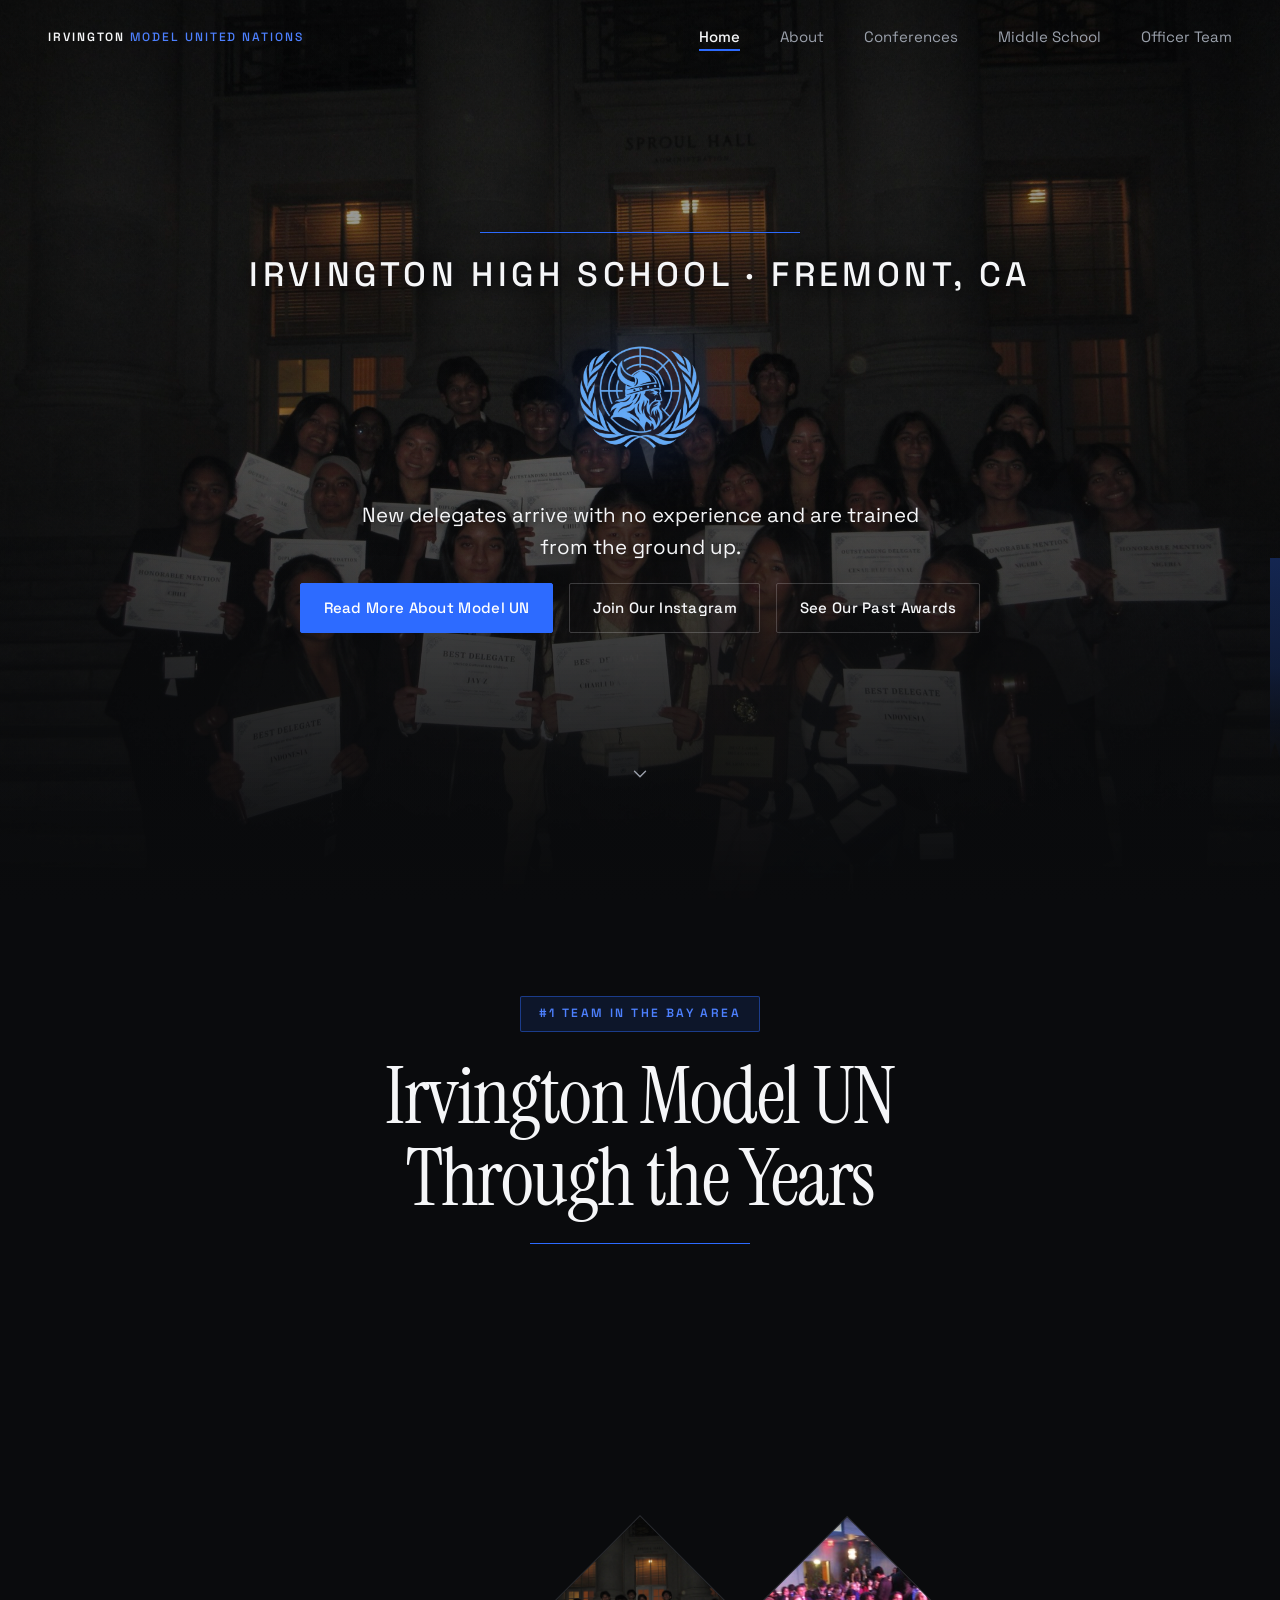
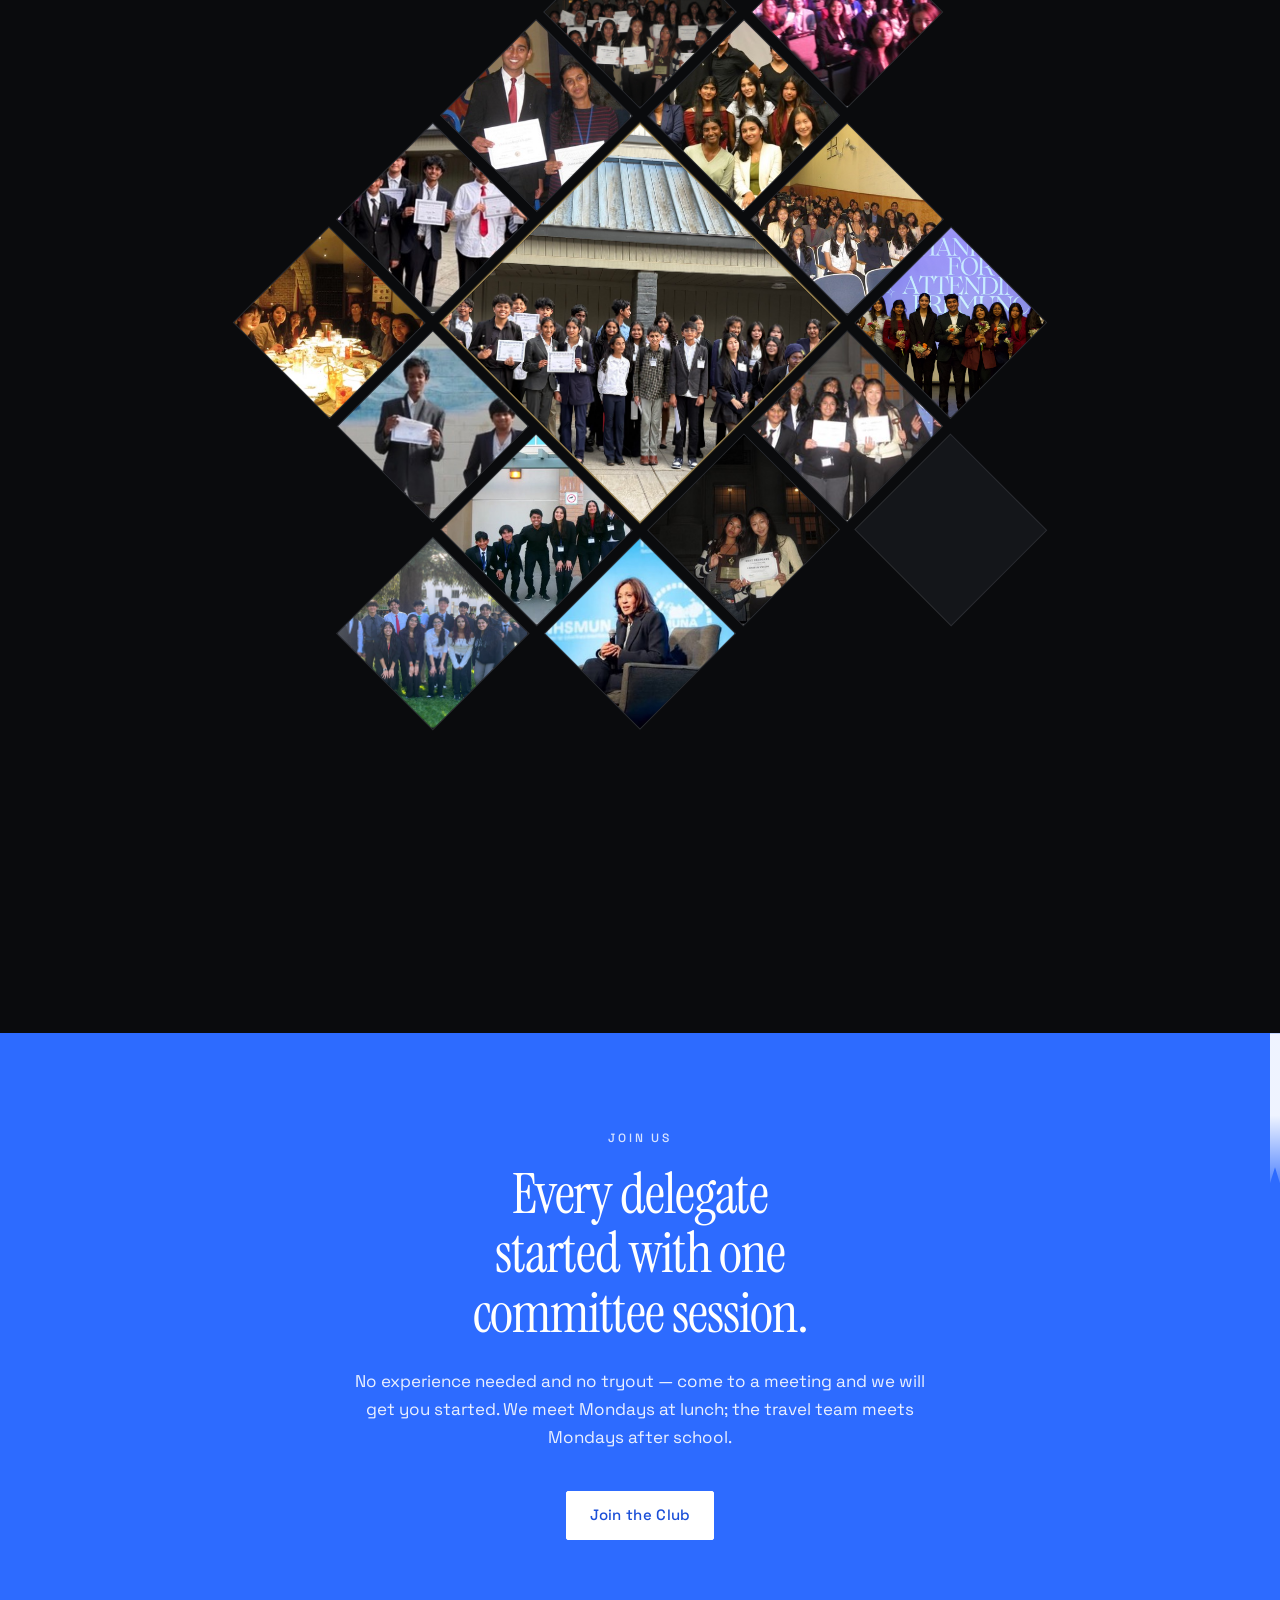
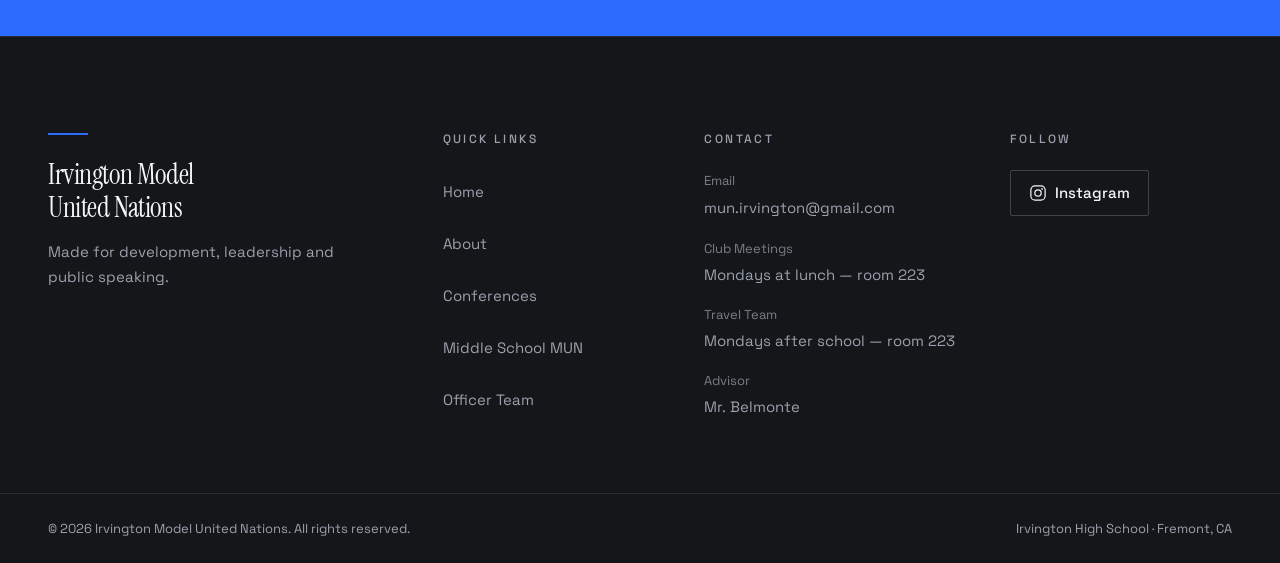
<file: index.html>
<!DOCTYPE html>
<html lang="en">
<head>
  <meta charset="UTF-8">
  <meta name="viewport" content="width=device-width, initial-scale=1.0">
  <title>Irvington Model United Nations — Irvington High School, Fremont CA</title>
  <meta name="description" content="The Model United Nations program at Irvington High School in Fremont, California. Weekly meetings, travel conferences, and FREMUNC — our own hosted conference.">

  <!-- Social preview. og:url and og:image must be ABSOLUTE urls to work, so
       replace the TBD host below with the real GitHub Pages address once the
       repo exists — e.g. https://your-username.github.io/irvington-mun-web -->
  <link rel="canonical" href="https://TBD.github.io/irvington-mun-web/index.html">
  <meta property="og:type" content="website">
  <meta property="og:site_name" content="Irvington Model United Nations">
  <meta property="og:title" content="Irvington Model United Nations">
  <meta property="og:description" content="The Model United Nations program at Irvington High School in Fremont, California. Weekly meetings, travel conferences, and FREMUNC — our own hosted conference.">
  <meta property="og:url" content="https://TBD.github.io/irvington-mun-web/index.html">
  <meta property="og:image" content="https://TBD.github.io/irvington-mun-web/assets/team-bearmun.jpg">
  <meta property="og:image:alt" content="The Irvington delegation on the steps of Sproul Hall at UC Berkeley, holding award certificates and the Best Large Delegation plaque from BearMUN 2025.">
  <meta name="twitter:card" content="summary_large_image">
  <meta name="twitter:title" content="Irvington Model United Nations">
  <meta name="twitter:description" content="The Model United Nations program at Irvington High School in Fremont, California. Weekly meetings, travel conferences, and FREMUNC — our own hosted conference.">
  <meta name="twitter:image" content="https://TBD.github.io/irvington-mun-web/assets/team-bearmun.jpg">
  <meta name="theme-color" content="#0A0B0D">

  <!-- Fonts: Instrument Serif (display) + Space Grotesk (body) -->
  <link rel="preconnect" href="https://fonts.googleapis.com">
  <link rel="preconnect" href="https://fonts.gstatic.com" crossorigin>
  <!-- Instrument Serif ships in a single weight, so every display rule sits
       at 400; asking for 500/600 would only trigger faux-bold synthesis. -->
  <link href="https://fonts.googleapis.com/css2?family=Instrument+Serif&family=Space+Grotesk:wght@400;500;600&display=swap" rel="stylesheet">

  <!-- The hero photograph is the LCP element — fetch it in parallel with the
       stylesheet rather than waiting for CSS to discover it. -->
  <link rel="preload" as="image" href="assets/team-bearmun.jpg?v=2" fetchpriority="high">

  <link rel="stylesheet" href="styles.css?v=37">

  <!-- Progressive-enhancement flag, set before paint so `.reveal` elements
       start hidden without a flash of visible content. -->
  <script>document.documentElement.classList.add('has-js');</script>
  <script src="main.js?v=19" defer></script>
</head>

<!-- data-nav="overlay" lets the hero run underneath a transparent header. -->
<body data-nav="overlay">

  <a class="skip-link" href="#main">Skip to content</a>

  <!-- ======================== HEADER ======================== -->
  <header class="site-header" id="siteHeader">
    <div class="container header-inner">

      <a class="brand" href="index.html" aria-label="Irvington Model United Nations — home">
        <span class="brand__mark">Irvington</span>
        <span class="brand__rest" aria-hidden="true">Model United Nations</span>
      </a>

      <nav class="nav" aria-label="Primary">
        <a class="nav__link" href="index.html" aria-current="page">Home</a>
        <a class="nav__link" href="about.html">About</a>
        <a class="nav__link" href="conferences.html">Conferences</a>
        <a class="nav__link" href="middle-school.html">Middle&nbsp;School</a>
        <a class="nav__link" href="officers.html">Officer Team</a>
      </nav>

      <button class="nav-toggle" id="navToggle" type="button"
              aria-label="Open menu" aria-expanded="false" aria-controls="navOverlay">
        <span class="nav-toggle__box" aria-hidden="true">
          <span class="nav-toggle__bar"></span>
          <span class="nav-toggle__bar"></span>
          <span class="nav-toggle__bar"></span>
        </span>
      </button>

    </div>
  </header>

  <!-- ==================== MOBILE MENU ==================== -->
  <div class="nav-overlay" id="navOverlay" inert>
    <div class="nav-overlay__head"></div>
    <div class="nav-overlay__body">

      <nav aria-label="Mobile">
        <ul class="nav-overlay__list">
          <li><a class="nav-overlay__link" href="index.html" aria-current="page">Home</a></li>
          <li><a class="nav-overlay__link" href="about.html">About</a></li>
          <li><a class="nav-overlay__link" href="conferences.html">Conferences</a></li>
          <li><a class="nav-overlay__link" href="middle-school.html">Middle&nbsp;School&nbsp;MUN</a></li>
          <li><a class="nav-overlay__link" href="officers.html">Officer&nbsp;Team</a></li>
        </ul>
      </nav>

      <div class="nav-overlay__foot">
        <a class="footer-social" href="https://www.instagram.com/irvingtonmun/" target="_blank" rel="noopener noreferrer">
          <svg class="footer-social__icon" viewBox="0 0 24 24" fill="none" stroke="currentColor"
               stroke-width="1.6" stroke-linecap="round" stroke-linejoin="round"
               aria-hidden="true" focusable="false">
            <rect x="2.5" y="2.5" width="19" height="19" rx="5.5"/>
            <circle cx="12" cy="12" r="4.2"/>
            <circle cx="17.4" cy="6.6" r="1.15" fill="currentColor" stroke="none"/>
          </svg>
          <span>Instagram</span>
        </a>
      </div>

    </div>
  </div>

  <!-- ======================== MAIN ======================== -->
  <main id="main">

    <!-- ~~~~~~~~~~~~~~~~~~~~~~~~~~~~~~~~~~~~~~~~~~~~~~~~~~~~~~~~~~~~~~~~
         HERO — cinematic intro.

         The entrance sequence is pure CSS; timings live on .hero--intro in
         styles.css (the --t-* custom properties). Nothing here is driven by
         JS, so the sequence survives a main.js failure.

         Deliberately NOT using the `reveal` class anywhere in this section:
         reveal is scroll-triggered and would double up with the load-time
         animation, leaving elements hidden until a scroll that never comes
         on a full-viewport hero.
         ~~~~~~~~~~~~~~~~~~~~~~~~~~~~~~~~~~~~~~~~~~~~~~~~~~~~~~~~~~~~~~~~ -->
    <section class="hero hero--intro has-ribbon" style="--ribbon-top: 62vh; --ribbon-h: 200px;">

      <div class="hero__media">
        <img class="hero__photo" src="assets/team-bearmun.jpg?v=2" width="2200" height="1650"
             alt="The Irvington delegation on the steps of Sproul Hall at UC Berkeley, holding award certificates and the Best Large Delegation plaque from BearMUN 2025."
             fetchpriority="high" decoding="async">
      </div>
      <div class="hero__scrim" aria-hidden="true"></div>

      <div class="hero__inner">
        <div class="container hero__stack">

          <!-- The hero's anchor is the club emblem and the display-sized
               school/location line, neither of which is the page's name. So
               the document heading is carried here: announced, not drawn. -->
          <h1 class="sr-only">Irvington Model United Nations</h1>

          <div class="hero__rule" aria-hidden="true"></div>

          <p class="hero__eyebrow">Irvington High School &middot; Fremont, CA</p>

          <div class="hero__emblem">
            <img src="assets/imun-logo.png" width="500" height="500"
                 alt="Irvington Model United Nations club emblem: a Viking in the UN globe-and-laurel."
                 fetchpriority="high" decoding="async">
          </div>

          <!-- CERTIFICATE — parked, not deleted. Uncomment to bring it back;
               its styles and the heroCardIn animation are still in styles.css,
               and --t-card is still on the timeline. If you do restore it,
               push --t-emblem / --t-actions / --t-scroll back out (they were
               pulled ~450ms earlier to close the gap it left).
          <figure class="award">
            <p class="award__title">Best Delegate</p>
            <div class="award__divider"><span>Awarded To</span></div>
            <p class="award__org">Irvington Model United Nations</p>
            <figcaption class="award__cite">
              Awarded for excellence in diplomacy, debate, and resolution
            </figcaption>
          </figure>
          -->

          <p class="hero__subhead">New delegates arrive with no experience and are trained from the ground up.</p>

          <div class="hero__actions">
            <a class="btn btn--primary" href="about.html">Read More About Model UN</a>
            <!-- TODO: swap TBD for the real handle. -->
            <a class="btn btn--ghost" href="https://www.instagram.com/irvingtonmun/" target="_blank" rel="noopener noreferrer">Join Our Instagram</a>
            <a class="btn btn--ghost" href="conferences.html#past">See Our Past Awards</a>
          </div>

        </div>
      </div>

      <a class="hero__scroll" href="#after-hero" aria-label="Scroll to content">
        <svg viewBox="0 0 24 24" fill="none" stroke="currentColor" stroke-width="1.5"
             stroke-linecap="round" stroke-linejoin="round" aria-hidden="true" focusable="false">
          <path d="M6 9l6 6 6-6"/>
        </svg>
      </a>

    </section>

    <span id="after-hero"></span>

    <!-- ==================== DIAMOND GALLERY ====================
         A 6x6 grid rotated 45°, so each square cell renders as a diamond.
         Tiles, their grid placement and their per-photo crop all come from
         SITE_DATA.gallery in main.js — that array is the one place to tune a
         photo that is cropping badly. Clicking a tile opens the lightbox,
         which shows the picture upright and uncropped. -->
    <section class="dgal" id="throughTheYears">

      <div class="dgal__head">
        <p class="collage__kicker">#1 Team in the Bay Area</p>
        <h2 class="collage__title">Irvington Model UN Through the Years</h2>
        <div class="collage__rule" aria-hidden="true"></div>
      </div>

      <div class="dgal__frame">
        <div class="dgal__stage" id="galleryStage">
          <!-- rendered by main.js -->
        </div>
      </div>

    </section>

    <!-- ==================== JOIN CTA ==================== -->
    <section class="cta has-ribbon has-ribbon--light"
             style="--ribbon-top: 0; --ribbon-h: 150px;">
      <div class="container cta__inner">
        <p class="cta__eyebrow reveal">Join Us</p>
        <h2 class="cta__title reveal" data-reveal-delay="80">Every delegate started with one committee session.</h2>
        <p class="cta__body reveal" data-reveal-delay="140">No experience needed and no tryout &mdash; come to a meeting and we will get you started. We meet Mondays at lunch; the travel team meets Mondays after school.</p>
        <a class="btn btn--primary btn--onaccent reveal" data-reveal-delay="200" href="mailto:mun.irvington@gmail.com?subject=Joining%20Irvington%20MUN">Join the Club</a>
      </div>
    </section>

  </main>

  <!-- ======================== FOOTER ======================== -->
  <footer class="site-footer">
    <div class="container">
      <div class="footer-grid">

        <div class="footer-col">
          <div class="footer-rule" aria-hidden="true"></div>
          <p class="footer-brand">Irvington Model<br>United Nations</p>
          <p class="footer-tagline">Made for development, leadership and public speaking.</p>
        </div>

        <div class="footer-col">
          <h2 class="footer-col__title">Quick Links</h2>
          <ul class="footer-list">
            <li><a href="index.html">Home</a></li>
            <li><a href="about.html">About</a></li>
            <li><a href="conferences.html">Conferences</a></li>
            <li><a href="middle-school.html">Middle School MUN</a></li>
            <li><a href="officers.html">Officer Team</a></li>
          </ul>
        </div>

        <div class="footer-col">
          <h2 class="footer-col__title">Contact</h2>
          <ul class="footer-list">
            <li>
              <span class="footer-list__label">Email</span>
              <a href="mailto:mun.irvington@gmail.com">mun.irvington@gmail.com</a>
            </li>
            <li>
              <span class="footer-list__label">Club Meetings</span>
              <span>Mondays at lunch &mdash; room 223</span>
            </li>
            <li>
              <span class="footer-list__label">Travel Team</span>
              <span>Mondays after school &mdash; room 223</span>
            </li>
            <li>
              <span class="footer-list__label">Advisor</span>
              <span>Mr.&nbsp;Belmonte</span>
            </li>
          </ul>
        </div>

        <div class="footer-col">
          <h2 class="footer-col__title">Follow</h2>
          <a class="footer-social" href="https://www.instagram.com/irvingtonmun/" target="_blank" rel="noopener noreferrer">
            <svg class="footer-social__icon" viewBox="0 0 24 24" fill="none" stroke="currentColor"
                 stroke-width="1.6" stroke-linecap="round" stroke-linejoin="round"
                 aria-hidden="true" focusable="false">
              <rect x="2.5" y="2.5" width="19" height="19" rx="5.5"/>
              <circle cx="12" cy="12" r="4.2"/>
              <circle cx="17.4" cy="6.6" r="1.15" fill="currentColor" stroke="none"/>
            </svg>
            <span>Instagram</span>
          </a>
        </div>

      </div>
    </div>

    <div class="footer-bottom">
      <div class="container footer-bottom__inner">
        <p>&copy; <span id="year">2026</span> Irvington Model United Nations. All rights reserved.</p>
        <p>Irvington High School &middot; Fremont, CA</p>
      </div>
    </div>
  </footer>

</body>
</html>
</file>
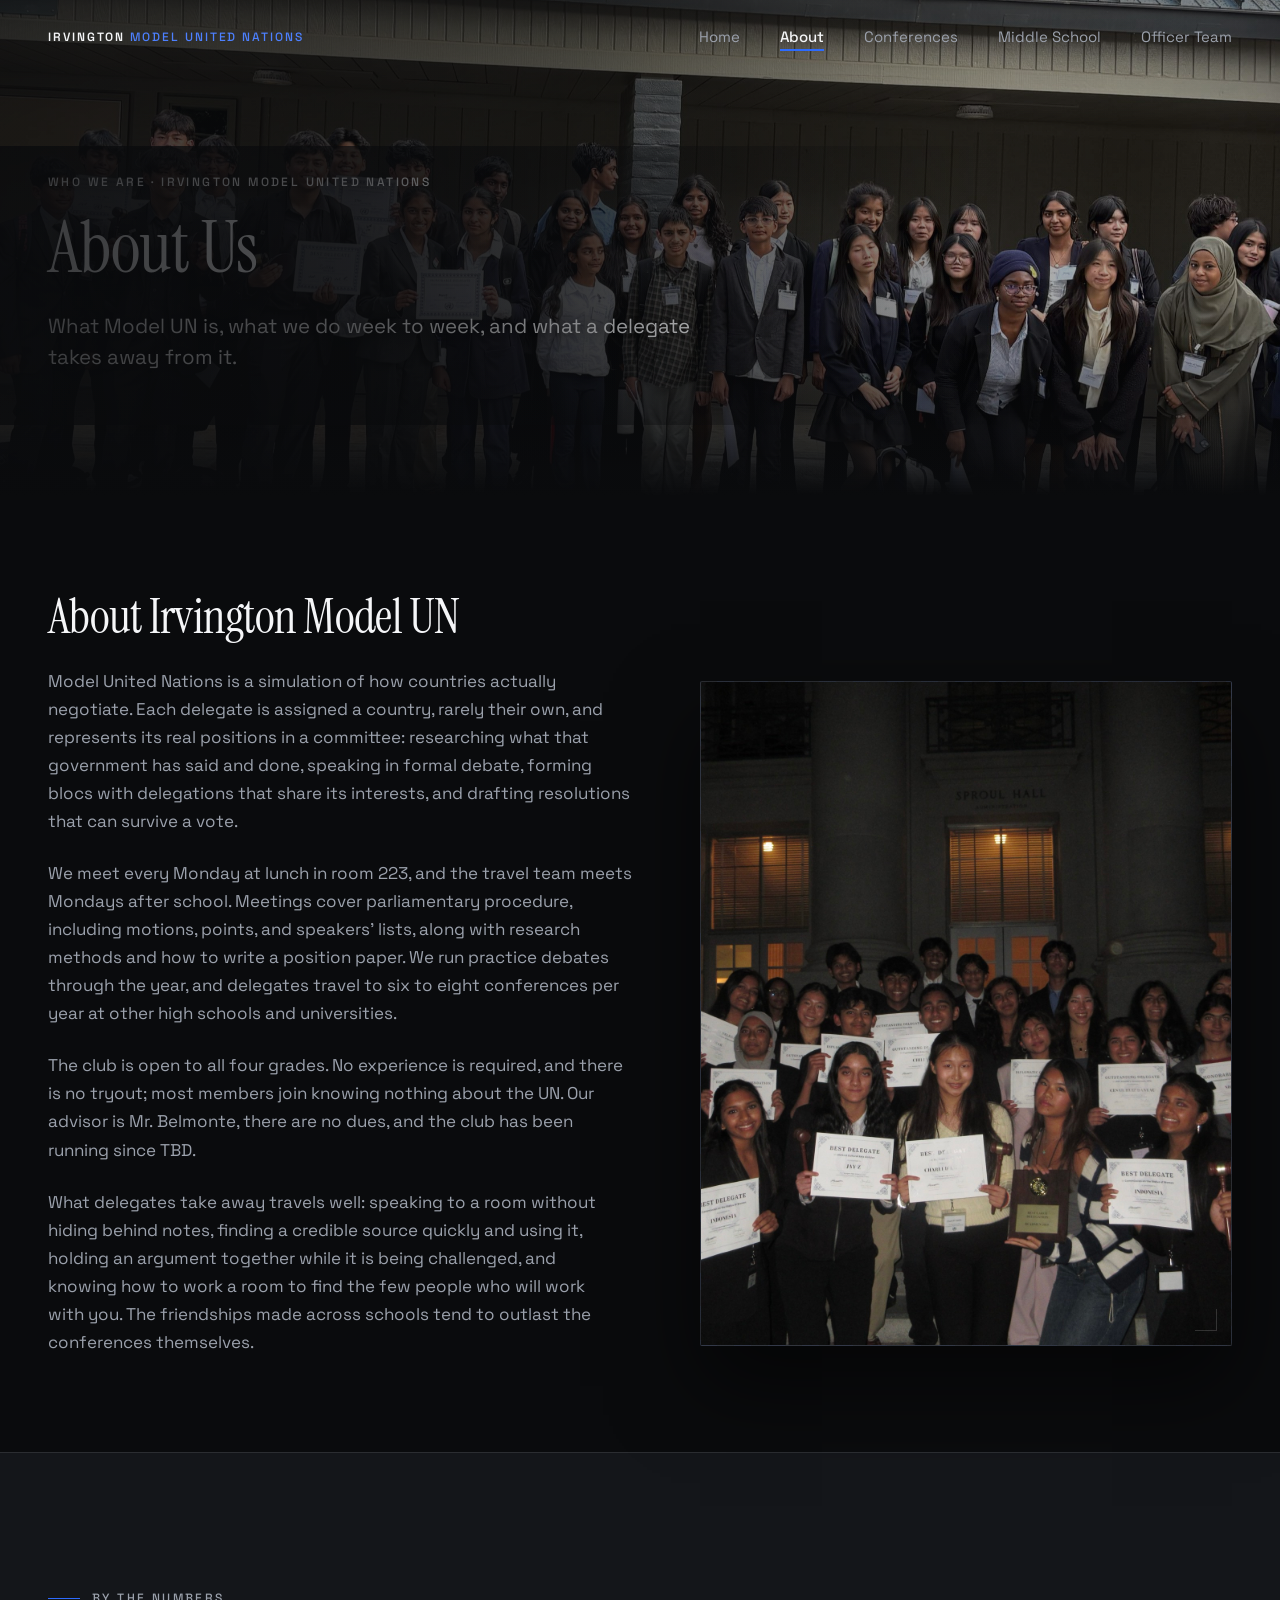
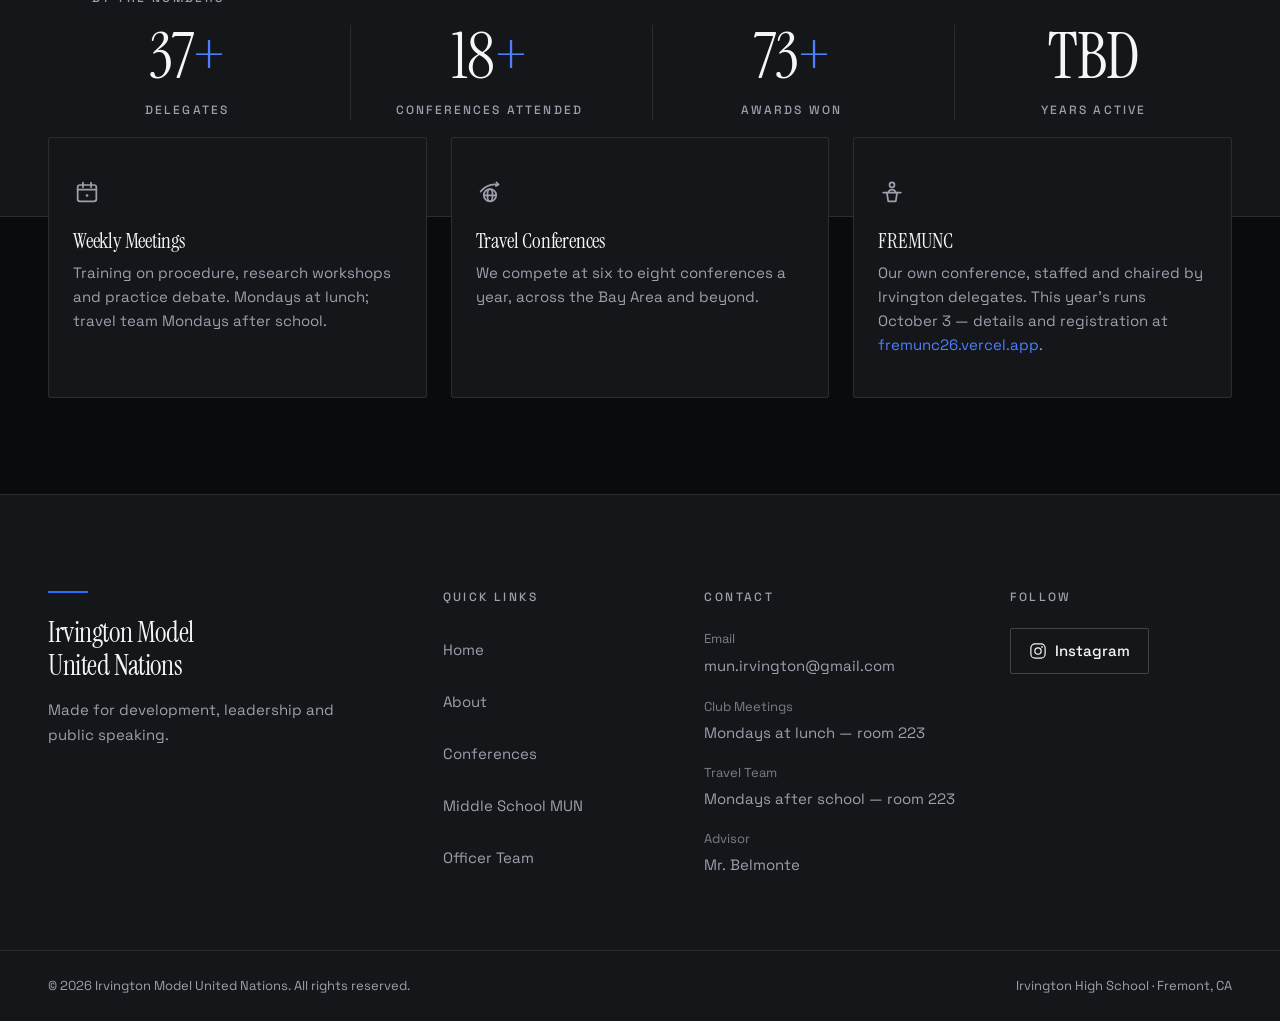
<file: about.html>
<!DOCTYPE html>
<html lang="en">
<head>
  <meta charset="UTF-8">
  <meta name="viewport" content="width=device-width, initial-scale=1.0">
  <title>About Us — Irvington Model United Nations</title>
  <meta name="description" content="What Model United Nations is, what the Irvington club does week to week, who can join, and what delegates take away from it.">

  <!-- Social preview. og:url and og:image must be ABSOLUTE urls to work, so
       replace the TBD host below with the real GitHub Pages address once the
       repo exists — e.g. https://your-username.github.io/irvington-mun-web -->
  <link rel="canonical" href="https://TBD.github.io/irvington-mun-web/about.html">
  <meta property="og:type" content="website">
  <meta property="og:site_name" content="Irvington Model United Nations">
  <meta property="og:title" content="About Us — Irvington Model UN">
  <meta property="og:description" content="What Model United Nations is, what the Irvington club does week to week, who can join, and what delegates take away from it.">
  <meta property="og:url" content="https://TBD.github.io/irvington-mun-web/about.html">
  <meta property="og:image" content="https://TBD.github.io/irvington-mun-web/assets/team-bearmun.jpg">
  <meta property="og:image:alt" content="The Irvington delegation on the steps of Sproul Hall at UC Berkeley, holding award certificates and the Best Large Delegation plaque from BearMUN 2025.">
  <meta name="twitter:card" content="summary_large_image">
  <meta name="twitter:title" content="About Us — Irvington Model UN">
  <meta name="twitter:description" content="What Model United Nations is, what the Irvington club does week to week, who can join, and what delegates take away from it.">
  <meta name="twitter:image" content="https://TBD.github.io/irvington-mun-web/assets/team-bearmun.jpg">
  <meta name="theme-color" content="#0A0B0D">

  <!-- Fonts: Instrument Serif (display) + Space Grotesk (body) -->
  <link rel="preconnect" href="https://fonts.googleapis.com">
  <link rel="preconnect" href="https://fonts.gstatic.com" crossorigin>
  <!-- Instrument Serif ships in a single weight, so every display rule sits
       at 400; asking for 500/600 would only trigger faux-bold synthesis. -->
  <link href="https://fonts.googleapis.com/css2?family=Instrument+Serif&family=Space+Grotesk:wght@400;500;600&display=swap" rel="stylesheet">

  <link rel="stylesheet" href="styles.css?v=37">

  <!-- Progressive-enhancement flag, set before paint so `.reveal` elements
       start hidden without a flash of visible content. -->
  <script>document.documentElement.classList.add('has-js');</script>
  <script src="main.js?v=19" defer></script>
</head>

<!-- The banner is a full-bleed dark band, so the header floats over it. -->
<body data-nav="overlay">

  <a class="skip-link" href="#main">Skip to content</a>

  <!-- ======================== HEADER ======================== -->
  <header class="site-header" id="siteHeader">
    <div class="container header-inner">

      <a class="brand" href="index.html" aria-label="Irvington Model United Nations — home">
        <span class="brand__mark">Irvington</span>
        <span class="brand__rest" aria-hidden="true">Model United Nations</span>
      </a>

      <nav class="nav" aria-label="Primary">
        <a class="nav__link" href="index.html">Home</a>
        <a class="nav__link" href="about.html" aria-current="page">About</a>
        <a class="nav__link" href="conferences.html">Conferences</a>
        <a class="nav__link" href="middle-school.html">Middle&nbsp;School</a>
        <a class="nav__link" href="officers.html">Officer Team</a>
      </nav>

      <button class="nav-toggle" id="navToggle" type="button"
              aria-label="Open menu" aria-expanded="false" aria-controls="navOverlay">
        <span class="nav-toggle__box" aria-hidden="true">
          <span class="nav-toggle__bar"></span>
          <span class="nav-toggle__bar"></span>
          <span class="nav-toggle__bar"></span>
        </span>
      </button>

    </div>
  </header>

  <!-- ==================== MOBILE MENU ==================== -->
  <div class="nav-overlay" id="navOverlay" inert>
    <div class="nav-overlay__head"></div>
    <div class="nav-overlay__body">

      <nav aria-label="Mobile">
        <ul class="nav-overlay__list">
          <li><a class="nav-overlay__link" href="index.html">Home</a></li>
          <li><a class="nav-overlay__link" href="about.html" aria-current="page">About</a></li>
          <li><a class="nav-overlay__link" href="conferences.html">Conferences</a></li>
          <li><a class="nav-overlay__link" href="middle-school.html">Middle&nbsp;School&nbsp;MUN</a></li>
          <li><a class="nav-overlay__link" href="officers.html">Officer&nbsp;Team</a></li>
        </ul>
      </nav>

      <div class="nav-overlay__foot">
        <a class="footer-social" href="https://www.instagram.com/irvingtonmun/" target="_blank" rel="noopener noreferrer">
          <svg class="footer-social__icon" viewBox="0 0 24 24" fill="none" stroke="currentColor"
               stroke-width="1.6" stroke-linecap="round" stroke-linejoin="round"
               aria-hidden="true" focusable="false">
            <rect x="2.5" y="2.5" width="19" height="19" rx="5.5"/>
            <circle cx="12" cy="12" r="4.2"/>
            <circle cx="17.4" cy="6.6" r="1.15" fill="currentColor" stroke="none"/>
          </svg>
          <span>Instagram</span>
        </a>
      </div>

    </div>
  </div>

  <!-- ======================== MAIN ======================== -->
  <main id="main">

    <!-- ==================== PAGE BANNER ====================
         Drifting position papers over a deep blue wash. Every layer is
         decorative, so the whole assembly is aria-hidden and the heading
         below it carries the page on its own.

         The sheets are SVG (crisp rules, cheap to draw); the single turning
         sheet is HTML, because rotateY on an SVG element is not reliable
         across browsers. Styles live under "20d." in styles.css. -->
    <section class="banner banner--photo" style="--banner-focus: center 60%; --banner-scrim: 0.80;">

      <div class="banner__media">
        <img src="assets/delegation-awards.jpg" width="2200" height="1650"
             alt="The Irvington delegation gathered outside the venue after a conference, several delegates holding award certificates and gavels."
             fetchpriority="high" decoding="async">
      </div>

      <div class="banner__veil" aria-hidden="true"></div>

      <div class="banner__inner">
        <div class="container">
          <div class="banner__rule" aria-hidden="true"></div>
          <p class="eyebrow banner__eyebrow">Who We Are &middot; Irvington Model United Nations</p>
          <h1 class="banner__title"><span class="word">About</span> <span class="word">Us</span></h1>
          <p class="lede banner__lede">What Model UN is, what we do week to week, and what a delegate takes away from it.</p>
        </div>
      </div>

    </section>

    <!-- ==================== 2. ABOUT ====================
         Copy left on near-black; the photo panel at right hangs past the
         section's bottom edge into the lighter stats band below. -->
    <section class="about" id="about">
      <div class="container about__inner">

        <div class="about__copy">
                    <h2 class="reveal" data-reveal-delay="80">About Irvington Model UN</h2>
<p class="reveal" data-reveal-delay="140">Model United Nations is a simulation of how countries actually negotiate. Each delegate is assigned a country, rarely their own, and represents its real positions in a committee: researching what that government has said and done, speaking in formal debate, forming blocs with delegations that share its interests, and drafting resolutions that can survive a vote.</p>
          <p class="reveal" data-reveal-delay="200">We meet every Monday at lunch in room 223, and the travel team meets Mondays after school. Meetings cover parliamentary procedure, including motions, points, and speakers&rsquo; lists, along with research methods and how to write a position paper. We run practice debates through the year, and delegates travel to six to eight conferences per year at other high schools and universities.</p>
          <p class="reveal" data-reveal-delay="260">The club is open to all four grades. No experience is required, and there is no tryout; most members join knowing nothing about the UN. Our advisor is Mr.&nbsp;Belmonte, there are no dues, and the club has been running since TBD.</p>
          <p class="reveal" data-reveal-delay="320">What delegates take away travels well: speaking to a room without hiding behind notes, finding a credible source quickly and using it, holding an argument together while it is being challenged, and knowing how to work a room to find the few people who will work with you. The friendships made across schools tend to outlast the conferences themselves.</p>
        </div>

        <div class="about__media reveal" data-reveal-delay="160">
          <!-- Swap in a delegation photo when one is available; the box is
               already reserved so replacing it cannot shift the page. -->
          <div class="ph">
            <img src="assets/team-bearmun.jpg?v=2" width="2200" height="1650"
                 alt="The Irvington delegation on the steps of Sproul Hall at UC Berkeley, holding award certificates and the Best Large Delegation plaque from BearMUN 2025."
                 loading="lazy" decoding="async">
          </div>
        </div>

      </div>
    </section>


    <!-- ==================== 3. BY THE NUMBERS ====================
         Rendered from SITE_DATA.stats at the top of main.js and counted up on
         first scroll into view. Values are null there, so this reads TBD
         until real figures are filled in. -->
    <section class="stats">
      <div class="container">
        <p class="eyebrow eyebrow--ruled reveal">By the Numbers</p>
        <div class="stat-row reveal" data-reveal-delay="80" id="statRow"></div>
      </div>
    </section>


    <!-- ==================== 1. FEATURE CARDS ====================
         Pulled up over the hero's bottom edge by --hero-overlap (80px on
         desktop, 0 below 900px where they stack). Real links, because they
         lift and glow on hover. -->
    <section class="features">
      <div class="container feature-grid">

        <a class="feature reveal" href="#about">
          <span class="feature__icon" aria-hidden="true"><svg aria-hidden="true" focusable="false" xmlns="http://www.w3.org/2000/svg" viewBox="0 0 24 24" fill="none" stroke="currentColor" stroke-width="1.5" stroke-linecap="round" stroke-linejoin="round" role="img" aria-label="Weekly Meetings">
  <rect x="4" y="6" width="16" height="14" rx="2" fill="none" stroke="currentColor" stroke-width="1.5" stroke-linecap="round" stroke-linejoin="round"/>
  <line x1="4" y1="10" x2="20" y2="10" fill="none" stroke="currentColor" stroke-width="1.5" stroke-linecap="round" stroke-linejoin="round"/>
  <line x1="8.5" y1="4" x2="8.5" y2="8" fill="none" stroke="currentColor" stroke-width="1.5" stroke-linecap="round" stroke-linejoin="round"/>
  <line x1="15.5" y1="4" x2="15.5" y2="8" fill="none" stroke="currentColor" stroke-width="1.5" stroke-linecap="round" stroke-linejoin="round"/>
  <circle cx="12" cy="15" r="1.15" fill="currentColor" stroke="none"/>
</svg></span>
          <h2 class="feature__title">Weekly Meetings</h2>
          <p class="feature__body">Training on procedure, research workshops and practice debate. Mondays at lunch; travel team Mondays after school.</p>
        </a>

        <a class="feature reveal" data-reveal-delay="90" href="conferences.html">
          <span class="feature__icon" aria-hidden="true"><svg aria-hidden="true" focusable="false" xmlns="http://www.w3.org/2000/svg" viewBox="0 0 24 24" fill="none" stroke="currentColor" stroke-width="1.5" stroke-linecap="round" stroke-linejoin="round" role="img" aria-label="Travel Conferences">
  <circle cx="12" cy="14.8" r="5.3" fill="none" stroke="currentColor" stroke-width="1.5" stroke-linecap="round" stroke-linejoin="round"/>
  <line x1="6.7" y1="14.8" x2="17.3" y2="14.8" fill="none" stroke="currentColor" stroke-width="1.5" stroke-linecap="round" stroke-linejoin="round"/>
  <ellipse cx="12" cy="14.8" rx="2.2" ry="5.3" fill="none" stroke="currentColor" stroke-width="1.5" stroke-linecap="round" stroke-linejoin="round"/>
  <path d="M4 11.6 Q9.8 4.2 19.2 5.6" fill="none" stroke="currentColor" stroke-width="1.5" stroke-linecap="round" stroke-linejoin="round"/>
  <path d="M17.55 3.75 L19.2 5.6 L17.05 6.9" fill="none" stroke="currentColor" stroke-width="1.5" stroke-linecap="round" stroke-linejoin="round"/>
</svg></span>
          <h2 class="feature__title">Travel Conferences</h2>
          <p class="feature__body">We compete at six to eight conferences a year, across the Bay Area and beyond.</p>
        </a>

        <a class="feature reveal" data-reveal-delay="180" href="conferences.html">
          <span class="feature__icon" aria-hidden="true"><svg aria-hidden="true" focusable="false" xmlns="http://www.w3.org/2000/svg" viewBox="0 0 24 24" fill="none" stroke="currentColor" stroke-width="1.5" stroke-linecap="round" stroke-linejoin="round" role="img" aria-label="FREMUNC">
  <circle cx="12" cy="5.9" r="2.1" fill="none" stroke="currentColor" stroke-width="1.5" stroke-linecap="round" stroke-linejoin="round"/>
  <path d="M9 12.5 A3.05 3.05 0 0 1 15 12.5" fill="none" stroke="currentColor" stroke-width="1.5" stroke-linecap="round" stroke-linejoin="round"/>
  <line x1="4.5" y1="12.5" x2="19.5" y2="12.5" fill="none" stroke="currentColor" stroke-width="1.5" stroke-linecap="round" stroke-linejoin="round"/>
  <path d="M7.6 12.5 L8.8 20 L15.2 20 L16.4 12.5" fill="none" stroke="currentColor" stroke-width="1.5" stroke-linecap="round" stroke-linejoin="round"/>
</svg></span>
          <h2 class="feature__title">FREMUNC</h2>
          <p class="feature__body">Our own conference, staffed and chaired by Irvington delegates. This year&rsquo;s runs October&nbsp;3 &mdash; details and registration at <span class="feature__link">fremunc26.vercel.app</span>.</p>
        </a>

      </div>
    </section>


  </main>

  <!-- ======================== FOOTER ======================== -->
  <footer class="site-footer">
    <div class="container">
      <div class="footer-grid">

        <div class="footer-col">
          <div class="footer-rule" aria-hidden="true"></div>
          <p class="footer-brand">Irvington Model<br>United Nations</p>
          <p class="footer-tagline">Made for development, leadership and public speaking.</p>
        </div>

        <div class="footer-col">
          <h2 class="footer-col__title">Quick Links</h2>
          <ul class="footer-list">
            <li><a href="index.html">Home</a></li>
            <li><a href="about.html">About</a></li>
            <li><a href="conferences.html">Conferences</a></li>
            <li><a href="middle-school.html">Middle School MUN</a></li>
            <li><a href="officers.html">Officer Team</a></li>
          </ul>
        </div>

        <div class="footer-col">
          <h2 class="footer-col__title">Contact</h2>
          <ul class="footer-list">
            <li>
              <span class="footer-list__label">Email</span>
              <a href="mailto:mun.irvington@gmail.com">mun.irvington@gmail.com</a>
            </li>
            <li>
              <span class="footer-list__label">Club Meetings</span>
              <span>Mondays at lunch &mdash; room 223</span>
            </li>
            <li>
              <span class="footer-list__label">Travel Team</span>
              <span>Mondays after school &mdash; room 223</span>
            </li>
            <li>
              <span class="footer-list__label">Advisor</span>
              <span>Mr.&nbsp;Belmonte</span>
            </li>
          </ul>
        </div>

        <div class="footer-col">
          <h2 class="footer-col__title">Follow</h2>
          <a class="footer-social" href="https://www.instagram.com/irvingtonmun/" target="_blank" rel="noopener noreferrer">
            <svg class="footer-social__icon" viewBox="0 0 24 24" fill="none" stroke="currentColor"
                 stroke-width="1.6" stroke-linecap="round" stroke-linejoin="round"
                 aria-hidden="true" focusable="false">
              <rect x="2.5" y="2.5" width="19" height="19" rx="5.5"/>
              <circle cx="12" cy="12" r="4.2"/>
              <circle cx="17.4" cy="6.6" r="1.15" fill="currentColor" stroke="none"/>
            </svg>
            <span>Instagram</span>
          </a>
        </div>

      </div>
    </div>

    <div class="footer-bottom">
      <div class="container footer-bottom__inner">
        <p>&copy; <span id="year">2026</span> Irvington Model United Nations. All rights reserved.</p>
        <p>Irvington High School &middot; Fremont, CA</p>
      </div>
    </div>
  </footer>

</body>
</html>
</file>
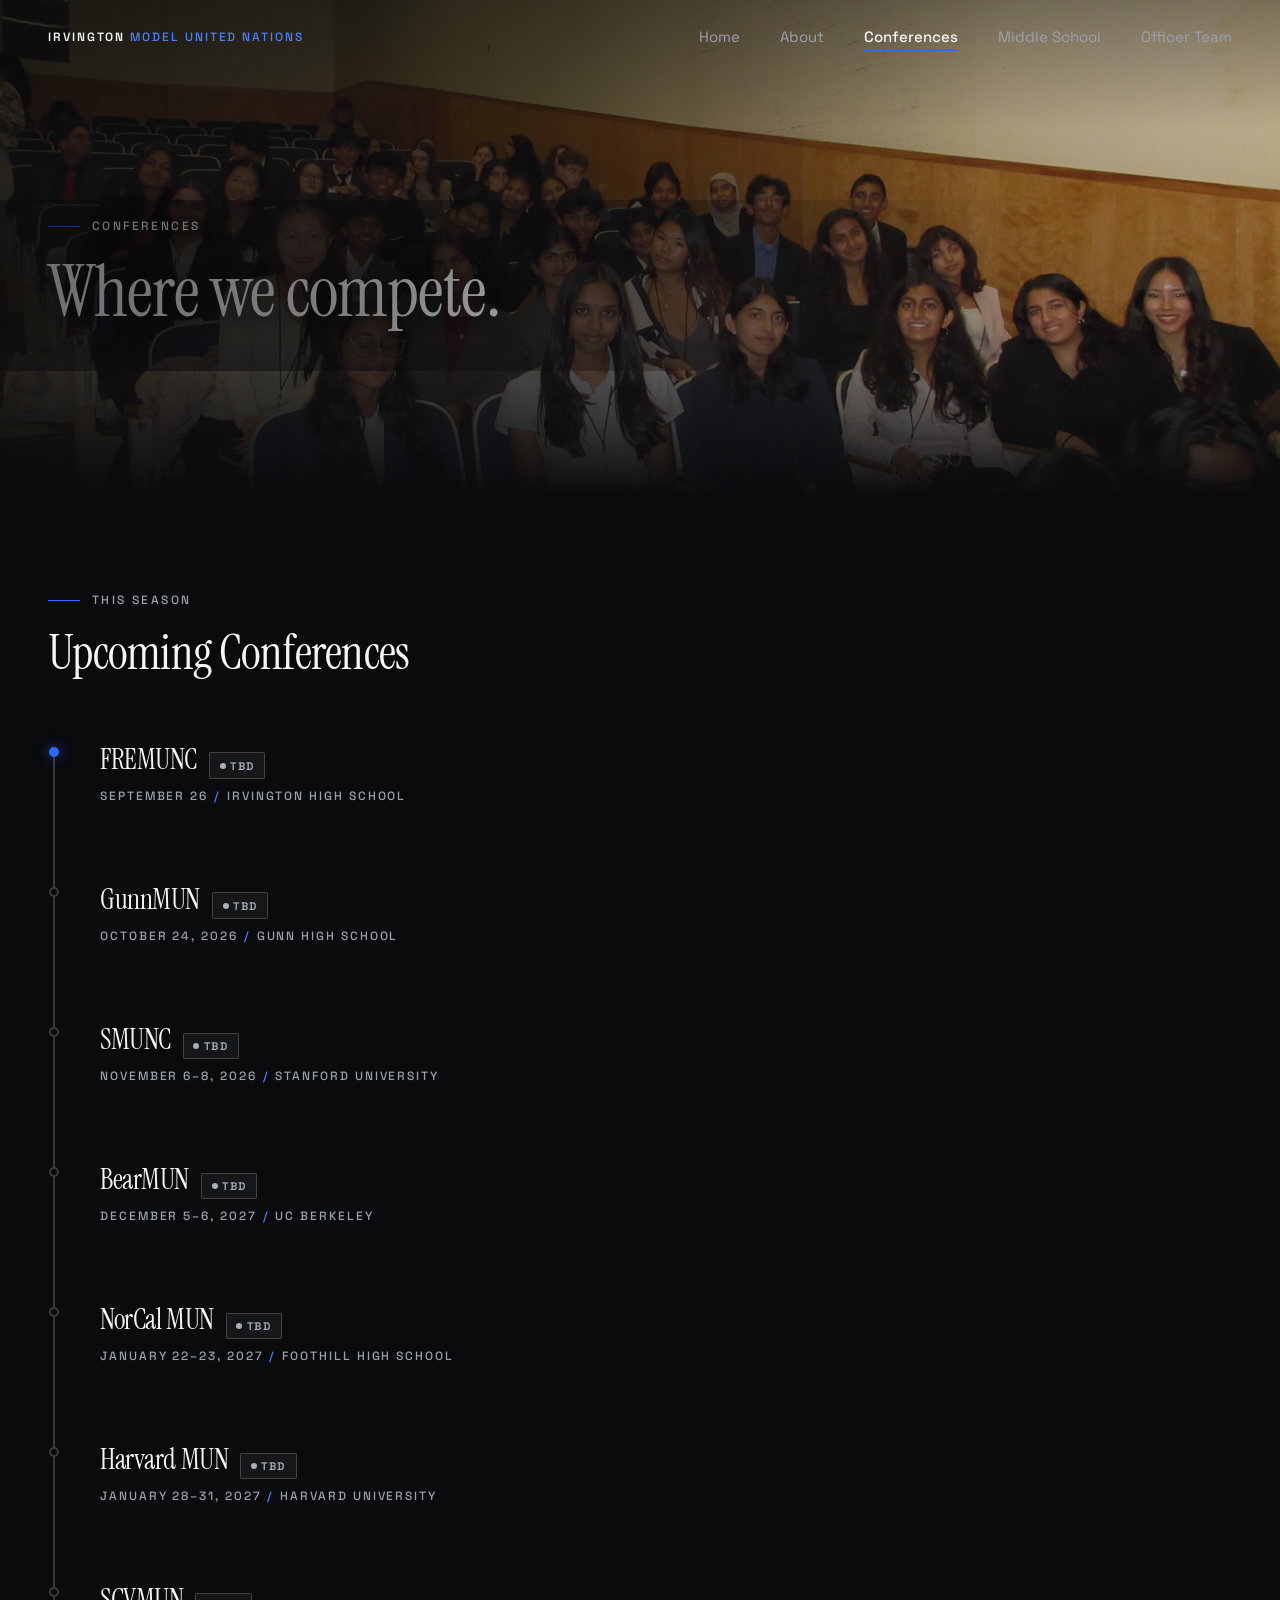
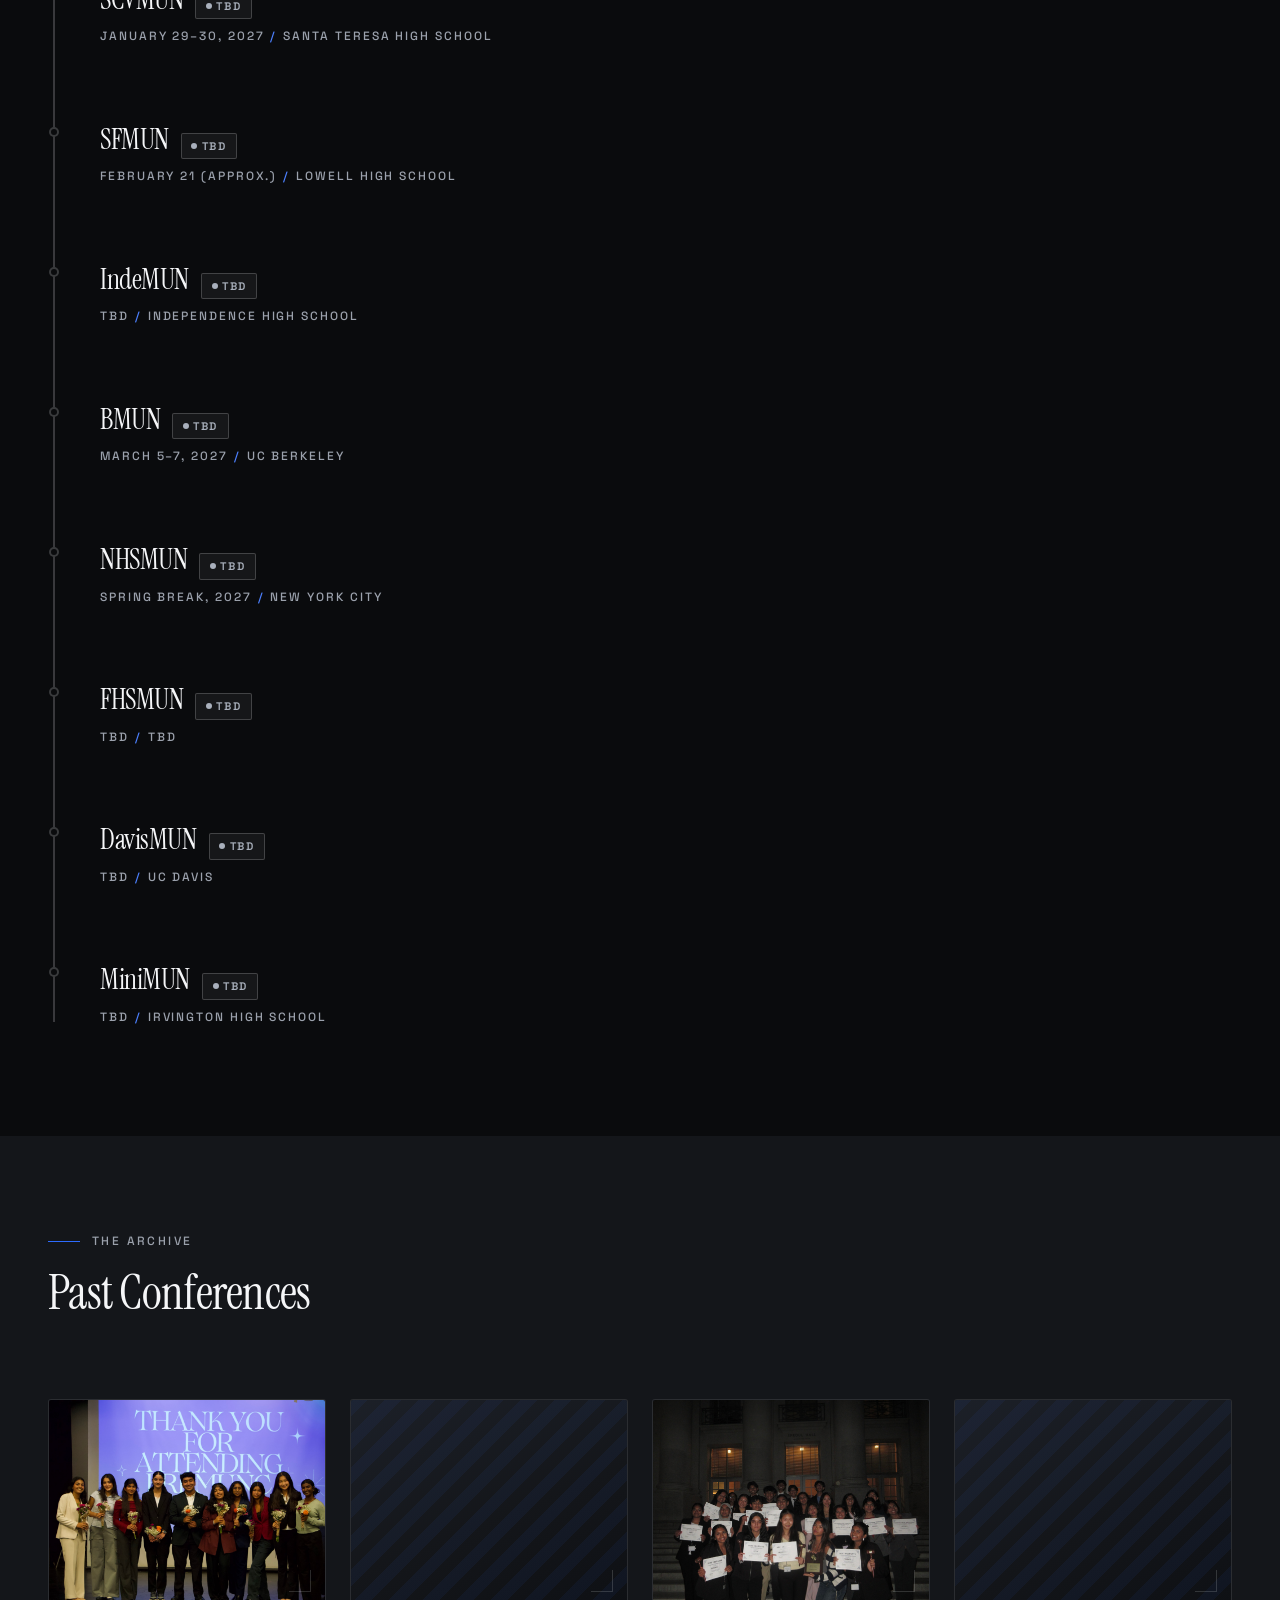
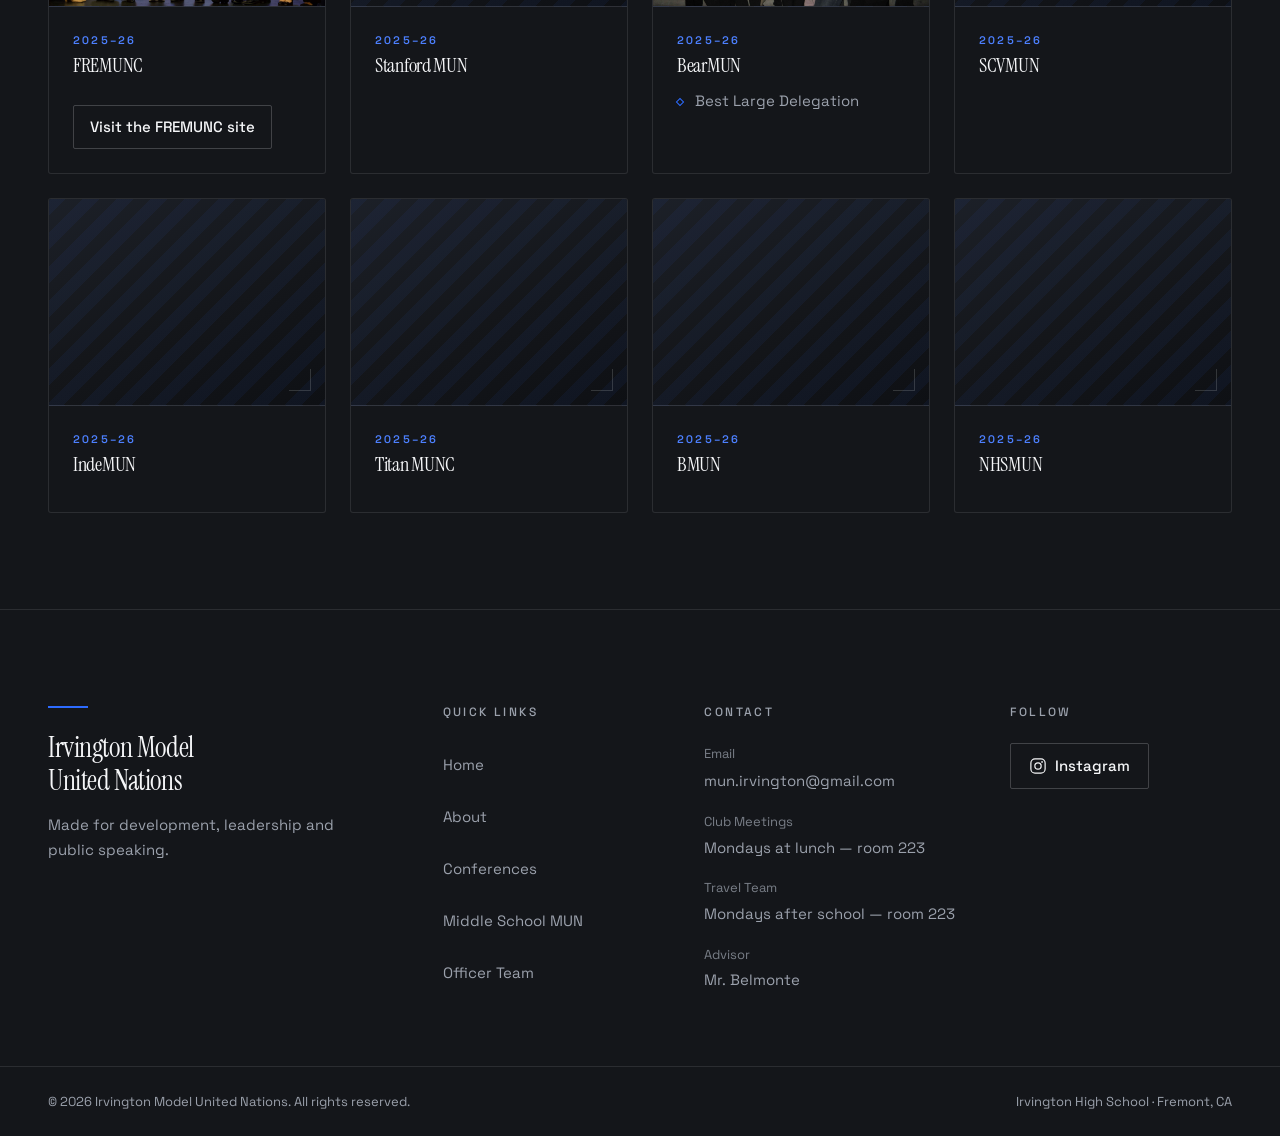
<file: conferences.html>
<!DOCTYPE html>
<html lang="en">
<head>
  <meta charset="UTF-8">
  <meta name="viewport" content="width=device-width, initial-scale=1.0">
  <title>Conferences — Irvington Model United Nations</title>
  <meta name="description" content="Conferences the Irvington Model UN delegation attends and hosts, with committee assignments, registration status, and awards from past seasons.">

  <!-- Social preview. og:url and og:image must be ABSOLUTE urls to work, so
       replace the TBD host below with the real GitHub Pages address once the
       repo exists — e.g. https://your-username.github.io/irvington-mun-web -->
  <link rel="canonical" href="https://TBD.github.io/irvington-mun-web/conferences.html">
  <meta property="og:type" content="website">
  <meta property="og:site_name" content="Irvington Model United Nations">
  <meta property="og:title" content="Conferences — Irvington Model UN">
  <meta property="og:description" content="Conferences the Irvington Model UN delegation attends and hosts, with committee assignments, registration status, and awards from past seasons.">
  <meta property="og:url" content="https://TBD.github.io/irvington-mun-web/conferences.html">
  <meta property="og:image" content="https://TBD.github.io/irvington-mun-web/assets/team-bearmun.jpg">
  <meta property="og:image:alt" content="The Irvington delegation on the steps of Sproul Hall at UC Berkeley, holding award certificates and the Best Large Delegation plaque from BearMUN 2025.">
  <meta name="twitter:card" content="summary_large_image">
  <meta name="twitter:title" content="Conferences — Irvington Model UN">
  <meta name="twitter:description" content="Conferences the Irvington Model UN delegation attends and hosts, with committee assignments, registration status, and awards from past seasons.">
  <meta name="twitter:image" content="https://TBD.github.io/irvington-mun-web/assets/team-bearmun.jpg">
  <meta name="theme-color" content="#0A0B0D">

  <!-- Fonts: Instrument Serif (display) + Space Grotesk (body) -->
  <link rel="preconnect" href="https://fonts.googleapis.com">
  <link rel="preconnect" href="https://fonts.gstatic.com" crossorigin>
  <!-- Instrument Serif ships in a single weight, so every display rule sits
       at 400; asking for 500/600 would only trigger faux-bold synthesis. -->
  <link href="https://fonts.googleapis.com/css2?family=Instrument+Serif&family=Space+Grotesk:wght@400;500;600&display=swap" rel="stylesheet">

  <link rel="stylesheet" href="styles.css?v=37">

  <!-- Progressive-enhancement flag, set before paint so `.reveal` elements
       start hidden without a flash of visible content. -->
  <script>document.documentElement.classList.add('has-js');</script>
  <script src="main.js?v=19" defer></script>
</head>

<!-- The banner is a full-bleed dark band, so the header floats over it. -->
<body data-nav="overlay">

  <a class="skip-link" href="#main">Skip to content</a>

  <!-- ======================== HEADER ======================== -->
  <header class="site-header" id="siteHeader">
    <div class="container header-inner">

      <a class="brand" href="index.html" aria-label="Irvington Model United Nations — home">
        <span class="brand__mark">Irvington</span>
        <span class="brand__rest" aria-hidden="true">Model United Nations</span>
      </a>

      <nav class="nav" aria-label="Primary">
        <a class="nav__link" href="index.html">Home</a>
        <a class="nav__link" href="about.html">About</a>
        <a class="nav__link" href="conferences.html" aria-current="page">Conferences</a>
        <a class="nav__link" href="middle-school.html">Middle&nbsp;School</a>
        <a class="nav__link" href="officers.html">Officer Team</a>
      </nav>

      <button class="nav-toggle" id="navToggle" type="button"
              aria-label="Open menu" aria-expanded="false" aria-controls="navOverlay">
        <span class="nav-toggle__box" aria-hidden="true">
          <span class="nav-toggle__bar"></span>
          <span class="nav-toggle__bar"></span>
          <span class="nav-toggle__bar"></span>
        </span>
      </button>

    </div>
  </header>

  <!-- ==================== MOBILE MENU ==================== -->
  <div class="nav-overlay" id="navOverlay" inert>
    <div class="nav-overlay__head"></div>
    <div class="nav-overlay__body">

      <nav aria-label="Mobile">
        <ul class="nav-overlay__list">
          <li><a class="nav-overlay__link" href="index.html">Home</a></li>
          <li><a class="nav-overlay__link" href="about.html">About</a></li>
          <li><a class="nav-overlay__link" href="conferences.html" aria-current="page">Conferences</a></li>
          <li><a class="nav-overlay__link" href="middle-school.html">Middle&nbsp;School&nbsp;MUN</a></li>
          <li><a class="nav-overlay__link" href="officers.html">Officer&nbsp;Team</a></li>
        </ul>
      </nav>

      <div class="nav-overlay__foot">
        <a class="footer-social" href="https://www.instagram.com/irvingtonmun/" target="_blank" rel="noopener noreferrer">
          <svg class="footer-social__icon" viewBox="0 0 24 24" fill="none" stroke="currentColor"
               stroke-width="1.6" stroke-linecap="round" stroke-linejoin="round"
               aria-hidden="true" focusable="false">
            <rect x="2.5" y="2.5" width="19" height="19" rx="5.5"/>
            <circle cx="12" cy="12" r="4.2"/>
            <circle cx="17.4" cy="6.6" r="1.15" fill="currentColor" stroke="none"/>
          </svg>
          <span>Instagram</span>
        </a>
      </div>

    </div>
  </div>

  <!-- ======================== MAIN ======================== -->
  <main id="main">

    <!-- ==================== PAGE BANNER ====================
         The delegation on a conference trip. Same photo treatment as the
         other interior banners; --banner-focus sets the crop. -->
    <section class="banner banner--photo" style="--banner-focus: center 46%;">

      <div class="banner__media">
        <img src="assets/delegates-in-session.jpg" width="2200" height="1650"
             alt="Irvington delegates seated together in an auditorium during a conference session, wearing conference badges."
             fetchpriority="high" decoding="async">
      </div>

      <div class="banner__veil" aria-hidden="true"></div>

      <div class="banner__inner">
        <div class="container">
          <p class="eyebrow eyebrow--ruled reveal">Conferences</p>
          <h1 class="reveal" data-reveal-delay="90">Where we compete.</h1>
        </div>
      </div>

    </section>


    <!-- ==================== UPCOMING ====================
         Entries come from SITE_DATA.upcomingConferences in main.js. The blue
         rail down the left fills as the list scrolls past. -->
    <section class="section">
      <div class="container">

        <p class="eyebrow eyebrow--ruled reveal">This Season</p>
        <h2 class="reveal" data-reveal-delay="80">Upcoming Conferences</h2>

        <div class="timeline" id="timeline" style="margin-top: var(--space-xl);">
          <span class="timeline__fill" aria-hidden="true"></span>
          <ol class="timeline__list" id="timelineList" style="list-style:none;margin:0;padding:0;">
            <!-- rendered by main.js -->
          </ol>
        </div>

      </div>
    </section>


    <!-- ==================== PAST ====================
         Cards and year chips are both derived from SITE_DATA.pastConferences.
         Adding a season means adding entries there — the chip appears on its
         own. -->
    <section class="section section--bleed" id="past">
      <div class="container">

        <p class="eyebrow eyebrow--ruled reveal">The Archive</p>
        <h2 class="reveal" data-reveal-delay="80">Past Conferences</h2>

        <div class="filter reveal" id="confFilter" data-reveal-delay="140"
             role="group" aria-label="Filter past conferences by year"
             style="margin-top: var(--space-lg);">
          <!-- chips rendered by main.js -->
        </div>

        <div class="conf-grid" id="confGrid">
          <!-- cards rendered by main.js -->
        </div>

      </div>
    </section>

  </main>

  <!-- ======================== FOOTER ======================== -->
  <footer class="site-footer">
    <div class="container">
      <div class="footer-grid">

        <div class="footer-col">
          <div class="footer-rule" aria-hidden="true"></div>
          <p class="footer-brand">Irvington Model<br>United Nations</p>
          <p class="footer-tagline">Made for development, leadership and public speaking.</p>
        </div>

        <div class="footer-col">
          <h2 class="footer-col__title">Quick Links</h2>
          <ul class="footer-list">
            <li><a href="index.html">Home</a></li>
            <li><a href="about.html">About</a></li>
            <li><a href="conferences.html">Conferences</a></li>
            <li><a href="middle-school.html">Middle School MUN</a></li>
            <li><a href="officers.html">Officer Team</a></li>
          </ul>
        </div>

        <div class="footer-col">
          <h2 class="footer-col__title">Contact</h2>
          <ul class="footer-list">
            <li>
              <span class="footer-list__label">Email</span>
              <a href="mailto:mun.irvington@gmail.com">mun.irvington@gmail.com</a>
            </li>
            <li>
              <span class="footer-list__label">Club Meetings</span>
              <span>Mondays at lunch &mdash; room 223</span>
            </li>
            <li>
              <span class="footer-list__label">Travel Team</span>
              <span>Mondays after school &mdash; room 223</span>
            </li>
            <li>
              <span class="footer-list__label">Advisor</span>
              <span>Mr.&nbsp;Belmonte</span>
            </li>
          </ul>
        </div>

        <div class="footer-col">
          <h2 class="footer-col__title">Follow</h2>
          <a class="footer-social" href="https://www.instagram.com/irvingtonmun/" target="_blank" rel="noopener noreferrer">
            <svg class="footer-social__icon" viewBox="0 0 24 24" fill="none" stroke="currentColor"
                 stroke-width="1.6" stroke-linecap="round" stroke-linejoin="round"
                 aria-hidden="true" focusable="false">
              <rect x="2.5" y="2.5" width="19" height="19" rx="5.5"/>
              <circle cx="12" cy="12" r="4.2"/>
              <circle cx="17.4" cy="6.6" r="1.15" fill="currentColor" stroke="none"/>
            </svg>
            <span>Instagram</span>
          </a>
        </div>

      </div>
    </div>

    <div class="footer-bottom">
      <div class="container footer-bottom__inner">
        <p>&copy; <span id="year">2026</span> Irvington Model United Nations. All rights reserved.</p>
        <p>Irvington High School &middot; Fremont, CA</p>
      </div>
    </div>
  </footer>

</body>
</html>
</file>
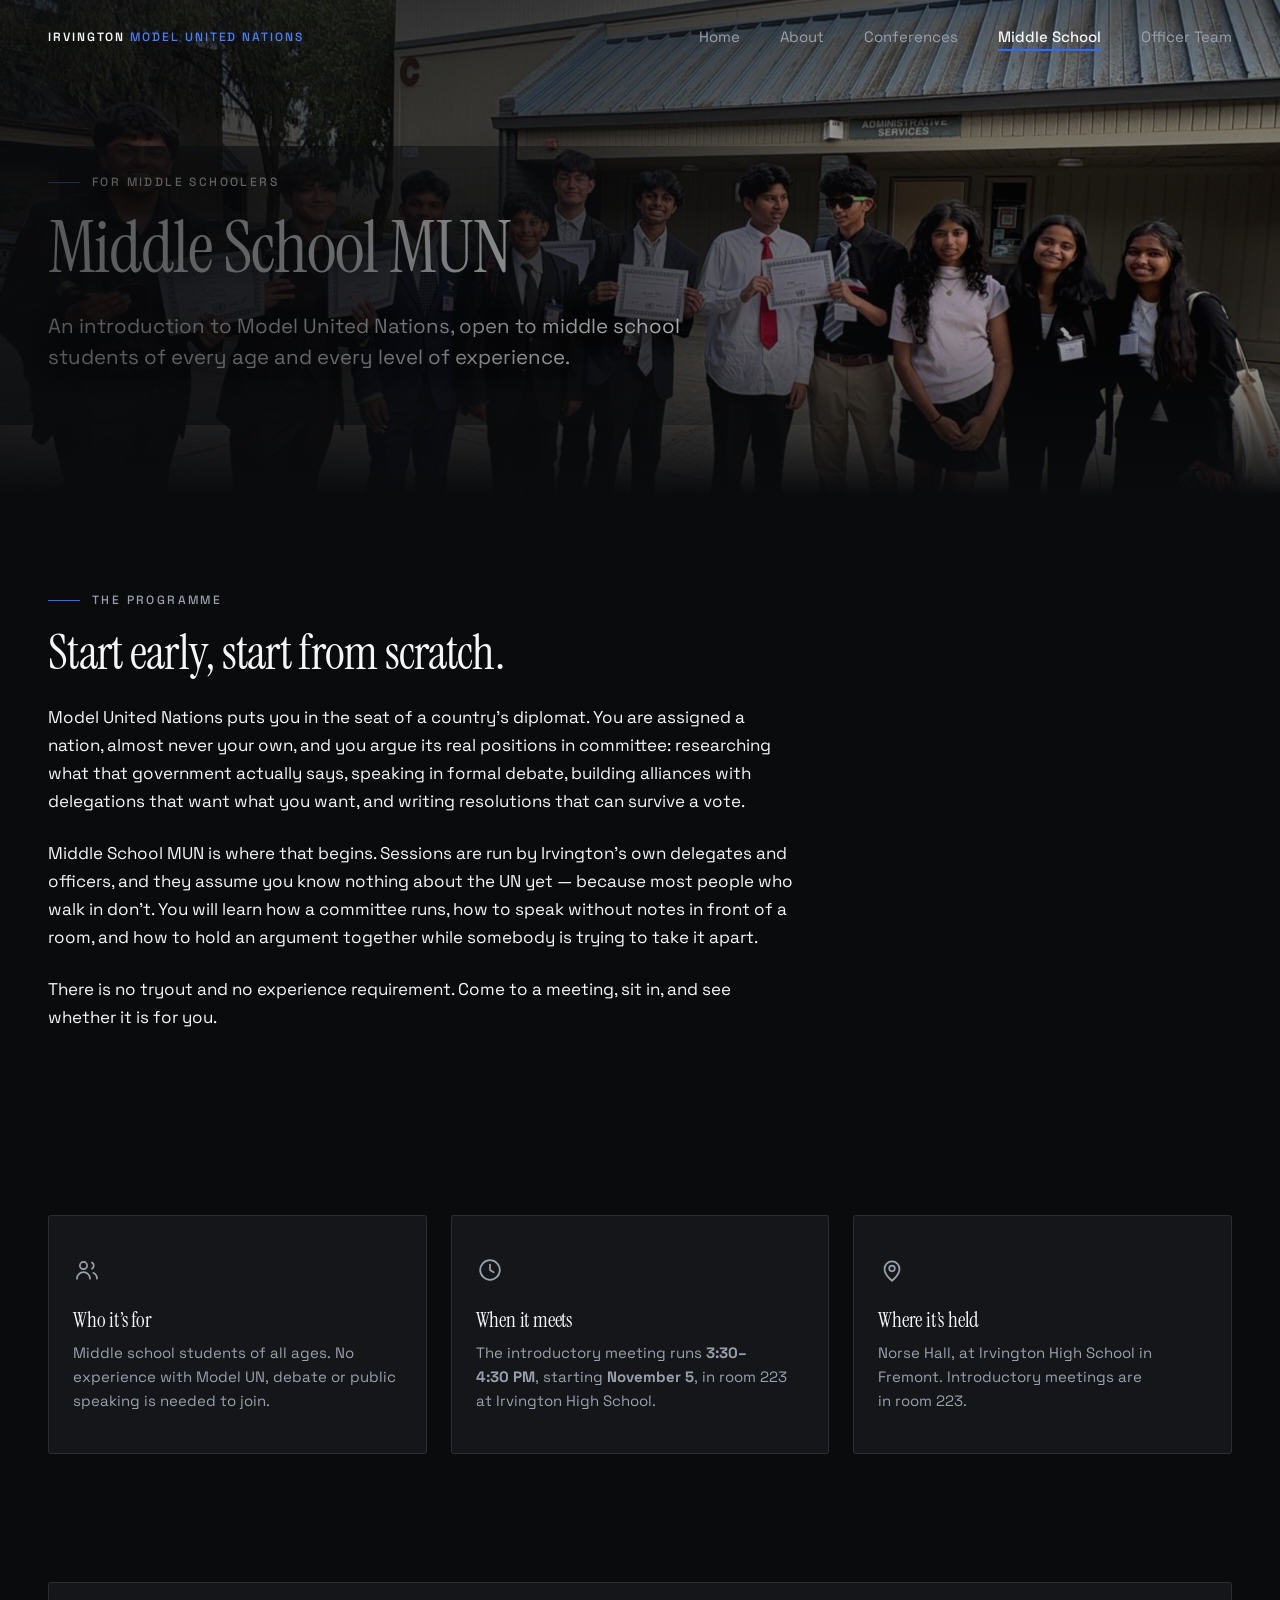
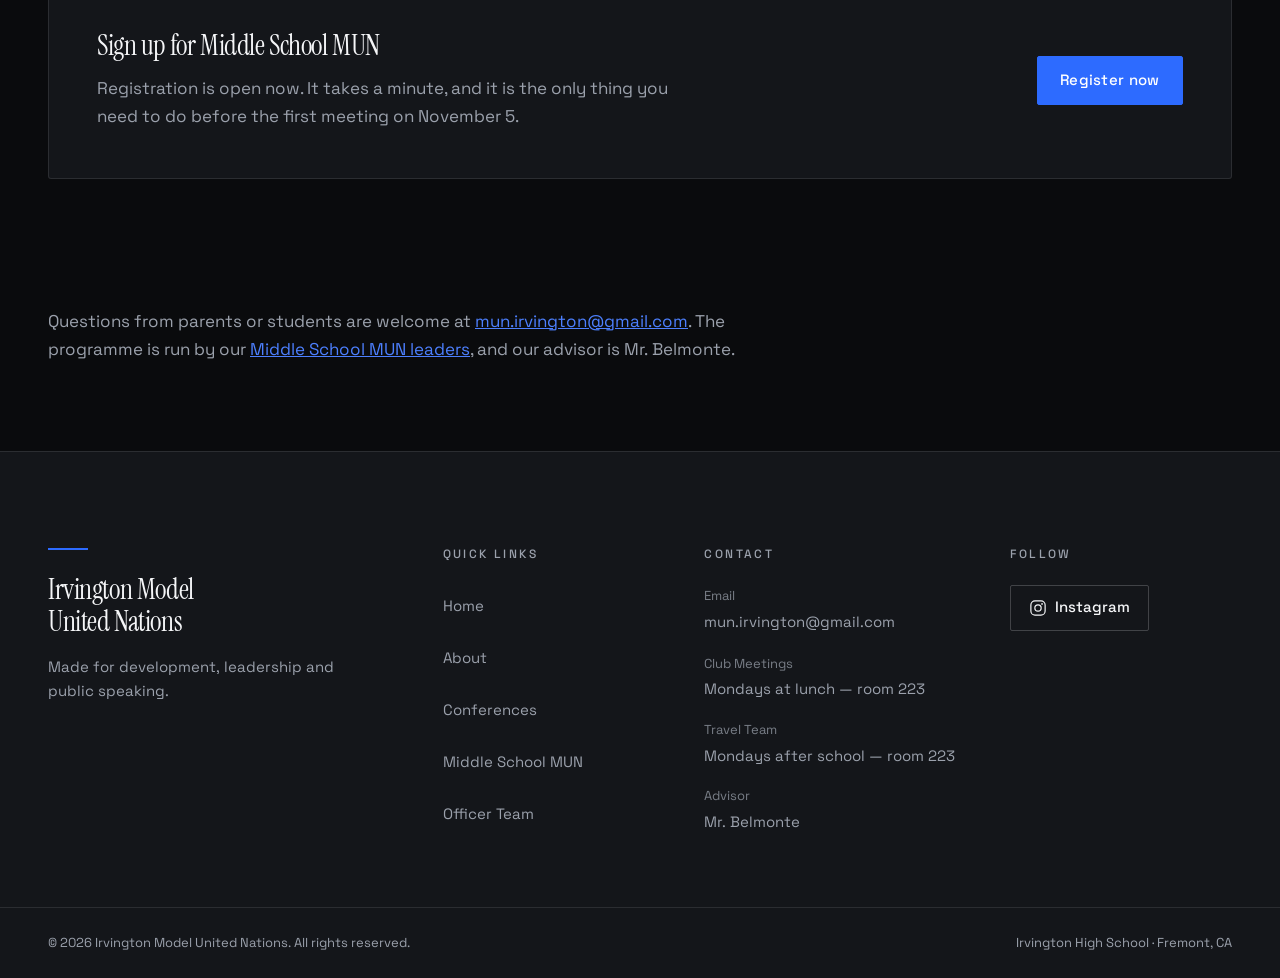
<file: middle-school.html>
<!DOCTYPE html>
<html lang="en">
<head>
  <meta charset="UTF-8">
  <meta name="viewport" content="width=device-width, initial-scale=1.0">
  <title>Middle School MUN — Irvington Model United Nations</title>
  <meta name="description" content="Middle School Model UN at Irvington: an introduction to Model United Nations for middle school students of all ages. Introductory meetings run 3:30–4:30 PM in room 223, starting November 5.">

  <!-- Social preview. og:url and og:image must be ABSOLUTE urls to work, so
       replace the TBD host below with the real GitHub Pages address once the
       repo exists — e.g. https://your-username.github.io/irvington-mun-web -->
  <link rel="canonical" href="https://TBD.github.io/irvington-mun-web/middle-school.html">
  <meta property="og:type" content="website">
  <meta property="og:site_name" content="Irvington Model United Nations">
  <meta property="og:title" content="Middle School MUN — Irvington Model UN">
  <meta property="og:description" content="An introduction to Model United Nations for middle school students of all ages. Introductory meetings run 3:30–4:30 PM in room 223, starting November 5.">
  <meta property="og:url" content="https://TBD.github.io/irvington-mun-web/middle-school.html">
  <meta property="og:image" content="https://TBD.github.io/irvington-mun-web/assets/indemun-2026.jpg">
  <meta property="og:image:alt" content="The Irvington delegation gathered outside at a conference, several delegates holding award certificates and Best Delegate gavels.">
  <meta name="twitter:card" content="summary_large_image">
  <meta name="twitter:title" content="Middle School MUN — Irvington Model UN">
  <meta name="twitter:description" content="An introduction to Model United Nations for middle school students of all ages. Introductory meetings run 3:30–4:30 PM in room 223, starting November 5.">
  <meta name="twitter:image" content="https://TBD.github.io/irvington-mun-web/assets/indemun-2026.jpg">
  <meta name="theme-color" content="#0A0B0D">

  <!-- Fonts: Instrument Serif (display) + Space Grotesk (body) -->
  <link rel="preconnect" href="https://fonts.googleapis.com">
  <link rel="preconnect" href="https://fonts.gstatic.com" crossorigin>
  <!-- Instrument Serif ships in a single weight, so every display rule sits
       at 400; asking for 500/600 would only trigger faux-bold synthesis. -->
  <link href="https://fonts.googleapis.com/css2?family=Instrument+Serif&family=Space+Grotesk:wght@400;500;600&display=swap" rel="stylesheet">

  <link rel="stylesheet" href="styles.css?v=37">

  <!-- Progressive-enhancement flag, set before paint so `.reveal` elements
       start hidden without a flash of visible content. -->
  <script>document.documentElement.classList.add('has-js');</script>
  <script src="main.js?v=19" defer></script>
</head>

<!-- The banner is a full-bleed dark band, so the header floats over it. -->
<body data-nav="overlay">

  <a class="skip-link" href="#main">Skip to content</a>

  <!-- ======================== HEADER ======================== -->
  <header class="site-header" id="siteHeader">
    <div class="container header-inner">

      <a class="brand" href="index.html" aria-label="Irvington Model United Nations — home">
        <span class="brand__mark">Irvington</span>
        <span class="brand__rest" aria-hidden="true">Model United Nations</span>
      </a>

      <nav class="nav" aria-label="Primary">
        <a class="nav__link" href="index.html">Home</a>
        <a class="nav__link" href="about.html">About</a>
        <a class="nav__link" href="conferences.html">Conferences</a>
        <a class="nav__link" href="middle-school.html" aria-current="page">Middle&nbsp;School</a>
        <a class="nav__link" href="officers.html">Officer&nbsp;Team</a>
      </nav>

      <button class="nav-toggle" id="navToggle" type="button"
              aria-label="Open menu" aria-expanded="false" aria-controls="navOverlay">
        <span class="nav-toggle__box" aria-hidden="true">
          <span class="nav-toggle__bar"></span>
          <span class="nav-toggle__bar"></span>
          <span class="nav-toggle__bar"></span>
        </span>
      </button>

    </div>
  </header>

  <!-- ==================== MOBILE MENU ==================== -->
  <div class="nav-overlay" id="navOverlay" inert>
    <div class="nav-overlay__head"></div>
    <div class="nav-overlay__body">

      <nav aria-label="Mobile">
        <ul class="nav-overlay__list">
          <li><a class="nav-overlay__link" href="index.html">Home</a></li>
          <li><a class="nav-overlay__link" href="about.html">About</a></li>
          <li><a class="nav-overlay__link" href="conferences.html">Conferences</a></li>
          <li><a class="nav-overlay__link" href="middle-school.html" aria-current="page">Middle&nbsp;School&nbsp;MUN</a></li>
          <li><a class="nav-overlay__link" href="officers.html">Officer&nbsp;Team</a></li>
        </ul>
      </nav>

      <div class="nav-overlay__foot">
        <a class="footer-social" href="https://www.instagram.com/irvingtonmun/" target="_blank" rel="noopener noreferrer">
          <svg class="footer-social__icon" viewBox="0 0 24 24" fill="none" stroke="currentColor"
               stroke-width="1.6" stroke-linecap="round" stroke-linejoin="round"
               aria-hidden="true" focusable="false">
            <rect x="2.5" y="2.5" width="19" height="19" rx="5.5"/>
            <circle cx="12" cy="12" r="4.2"/>
            <circle cx="17.4" cy="6.6" r="1.15" fill="currentColor" stroke="none"/>
          </svg>
          <span>Instagram</span>
        </a>
      </div>

    </div>
  </div>

  <!-- ======================== MAIN ======================== -->
  <main id="main">

    <!-- ==================== PAGE BANNER ====================
         The high school delegation outside a conference — what a middle
         schooler is being invited to grow into. Same photo treatment as the
         other interior banners; --banner-focus sets the crop. -->
    <!-- Scrim runs above the 0.58 default: this is the brightest banner photo
         on the site (open sky, sunlit concrete), and at 375px the headline
         measured 4.53:1 against it — passing, but with no margin. 0.68 puts
         every run clear of 6:1 without flattening the picture. -->
    <section class="banner banner--photo" style="--banner-focus: center 42%; --banner-scrim: 0.68;">

      <div class="banner__media">
        <img src="assets/indemun-2026.jpg" width="1600" height="1200"
             alt="The Irvington delegation gathered outside at a conference, several delegates holding award certificates and two holding Best Delegate gavels."
             fetchpriority="high" decoding="async">
      </div>

      <div class="banner__veil" aria-hidden="true"></div>

      <div class="banner__inner">
        <div class="container">
          <p class="eyebrow eyebrow--ruled reveal">For Middle Schoolers</p>
          <h1 class="reveal" data-reveal-delay="90">Middle School MUN</h1>
          <p class="lede reveal" data-reveal-delay="180">An introduction to Model United Nations, open to middle school students of every age and every level of experience.</p>
        </div>
      </div>

    </section>


    <!-- ==================== WHAT IT IS ==================== -->
    <section class="section">
      <div class="container">

        <p class="eyebrow eyebrow--ruled reveal">The Programme</p>
        <h2 class="reveal" data-reveal-delay="80">Start early, start from scratch.</h2>

        <p class="reveal" data-reveal-delay="140">Model United Nations puts you in the seat of a country&rsquo;s diplomat. You are assigned a nation, almost never your own, and you argue its real positions in committee: researching what that government actually says, speaking in formal debate, building alliances with delegations that want what you want, and writing resolutions that can survive a vote.</p>
        <p class="reveal" data-reveal-delay="200">Middle School MUN is where that begins. Sessions are run by Irvington&rsquo;s own delegates and officers, and they assume you know nothing about the UN yet &mdash; because most people who walk in don&rsquo;t. You will learn how a committee runs, how to speak without notes in front of a room, and how to hold an argument together while somebody is trying to take it apart.</p>
        <p class="reveal" data-reveal-delay="260">There is no tryout and no experience requirement. Come to a meeting, sit in, and see whether it is for you.</p>

      </div>
    </section>


    <!-- ==================== THE DETAILS ====================
         Static cards — no hover lift, because none of these are links. -->
    <section class="section section--tight">
      <div class="container feature-grid">

        <div class="feature feature--static reveal">
          <span class="feature__icon" aria-hidden="true"><svg aria-hidden="true" focusable="false" xmlns="http://www.w3.org/2000/svg" viewBox="0 0 24 24" fill="none" stroke="currentColor" stroke-width="1.5" stroke-linecap="round" stroke-linejoin="round" role="img" aria-label="Who it is for">
  <circle cx="9" cy="8.2" r="3.1"/>
  <path d="M3.4 19.4a5.6 5.6 0 0 1 11.2 0"/>
  <path d="M16.2 5.5a3.1 3.1 0 0 1 0 5.4"/>
  <path d="M17.4 14.4a5.6 5.6 0 0 1 3.2 5"/>
</svg></span>
          <h3 class="feature__title">Who it&rsquo;s for</h3>
          <p class="feature__body">Middle school students of all ages. No experience with Model UN, debate or public speaking is needed to join.</p>
        </div>

        <div class="feature feature--static reveal" data-reveal-delay="90">
          <span class="feature__icon" aria-hidden="true"><svg aria-hidden="true" focusable="false" xmlns="http://www.w3.org/2000/svg" viewBox="0 0 24 24" fill="none" stroke="currentColor" stroke-width="1.5" stroke-linecap="round" stroke-linejoin="round" role="img" aria-label="When it meets">
  <circle cx="12" cy="12" r="8.4"/>
  <path d="M12 7.3V12l3.1 1.9"/>
</svg></span>
          <h3 class="feature__title">When it meets</h3>
          <p class="feature__body">The introductory meeting runs <strong>3:30&ndash;4:30&nbsp;PM</strong>, starting <strong>November&nbsp;5</strong>, in room&nbsp;223 at Irvington High School.</p>
        </div>

        <div class="feature feature--static reveal" data-reveal-delay="180">
          <span class="feature__icon" aria-hidden="true"><svg aria-hidden="true" focusable="false" xmlns="http://www.w3.org/2000/svg" viewBox="0 0 24 24" fill="none" stroke="currentColor" stroke-width="1.5" stroke-linecap="round" stroke-linejoin="round" role="img" aria-label="Where it is held">
  <path d="M12 21.2s6.4-5.3 6.4-10.2a6.4 6.4 0 1 0-12.8 0c0 4.9 6.4 10.2 6.4 10.2Z"/>
  <circle cx="12" cy="10.7" r="2.4"/>
</svg></span>
          <h3 class="feature__title">Where it&rsquo;s held</h3>
          <p class="feature__body">Norse Hall, at Irvington High School in Fremont. Introductory meetings are in room&nbsp;223.</p>
        </div>

      </div>
    </section>


    <!-- ==================== REGISTER ==================== -->
    <section class="section section--tight">
      <div class="container">
        <div class="lead-band reveal">

          <div>
            <h2 class="lead-band__title">Sign up for Middle School MUN</h2>
            <p class="lead-band__body">Registration is open now. It takes a minute, and it is the only thing you need to do before the first meeting on November&nbsp;5.</p>
          </div>

          <div class="lead-band__action">
            <a class="btn btn--primary" href="https://tinyurl.com/bdhdcrtx" target="_blank" rel="noopener noreferrer">Register now</a>
          </div>

        </div>
      </div>
    </section>


    <!-- ==================== QUESTIONS ==================== -->
    <section class="section section--tight">
      <div class="container">
        <p class="muted reveal">Questions from parents or students are welcome at
          <a href="mailto:mun.irvington@gmail.com?subject=Middle%20School%20MUN">mun.irvington@gmail.com</a>.
          The programme is run by our <a href="officers.html">Middle School MUN leaders</a>, and our advisor is Mr.&nbsp;Belmonte.</p>
      </div>
    </section>

  </main>

  <!-- ======================== FOOTER ======================== -->
  <footer class="site-footer">
    <div class="container">
      <div class="footer-grid">

        <div class="footer-col">
          <div class="footer-rule" aria-hidden="true"></div>
          <p class="footer-brand">Irvington Model<br>United Nations</p>
          <p class="footer-tagline">Made for development, leadership and public speaking.</p>
        </div>

        <div class="footer-col">
          <h2 class="footer-col__title">Quick Links</h2>
          <ul class="footer-list">
            <li><a href="index.html">Home</a></li>
            <li><a href="about.html">About</a></li>
            <li><a href="conferences.html">Conferences</a></li>
            <li><a href="middle-school.html">Middle School MUN</a></li>
            <li><a href="officers.html">Officer Team</a></li>
          </ul>
        </div>

        <div class="footer-col">
          <h2 class="footer-col__title">Contact</h2>
          <ul class="footer-list">
            <li>
              <span class="footer-list__label">Email</span>
              <a href="mailto:mun.irvington@gmail.com">mun.irvington@gmail.com</a>
            </li>
            <li>
              <span class="footer-list__label">Club Meetings</span>
              <span>Mondays at lunch &mdash; room 223</span>
            </li>
            <li>
              <span class="footer-list__label">Travel Team</span>
              <span>Mondays after school &mdash; room 223</span>
            </li>
            <li>
              <span class="footer-list__label">Advisor</span>
              <span>Mr.&nbsp;Belmonte</span>
            </li>
          </ul>
        </div>

        <div class="footer-col">
          <h2 class="footer-col__title">Follow</h2>
          <a class="footer-social" href="https://www.instagram.com/irvingtonmun/" target="_blank" rel="noopener noreferrer">
            <svg class="footer-social__icon" viewBox="0 0 24 24" fill="none" stroke="currentColor"
                 stroke-width="1.6" stroke-linecap="round" stroke-linejoin="round"
                 aria-hidden="true" focusable="false">
              <rect x="2.5" y="2.5" width="19" height="19" rx="5.5"/>
              <circle cx="12" cy="12" r="4.2"/>
              <circle cx="17.4" cy="6.6" r="1.15" fill="currentColor" stroke="none"/>
            </svg>
            <span>Instagram</span>
          </a>
        </div>

      </div>
    </div>

    <div class="footer-bottom">
      <div class="container footer-bottom__inner">
        <p>&copy; <span id="year">2026</span> Irvington Model United Nations. All rights reserved.</p>
        <p>Irvington High School &middot; Fremont, CA</p>
      </div>
    </div>
  </footer>

</body>
</html>
</file>
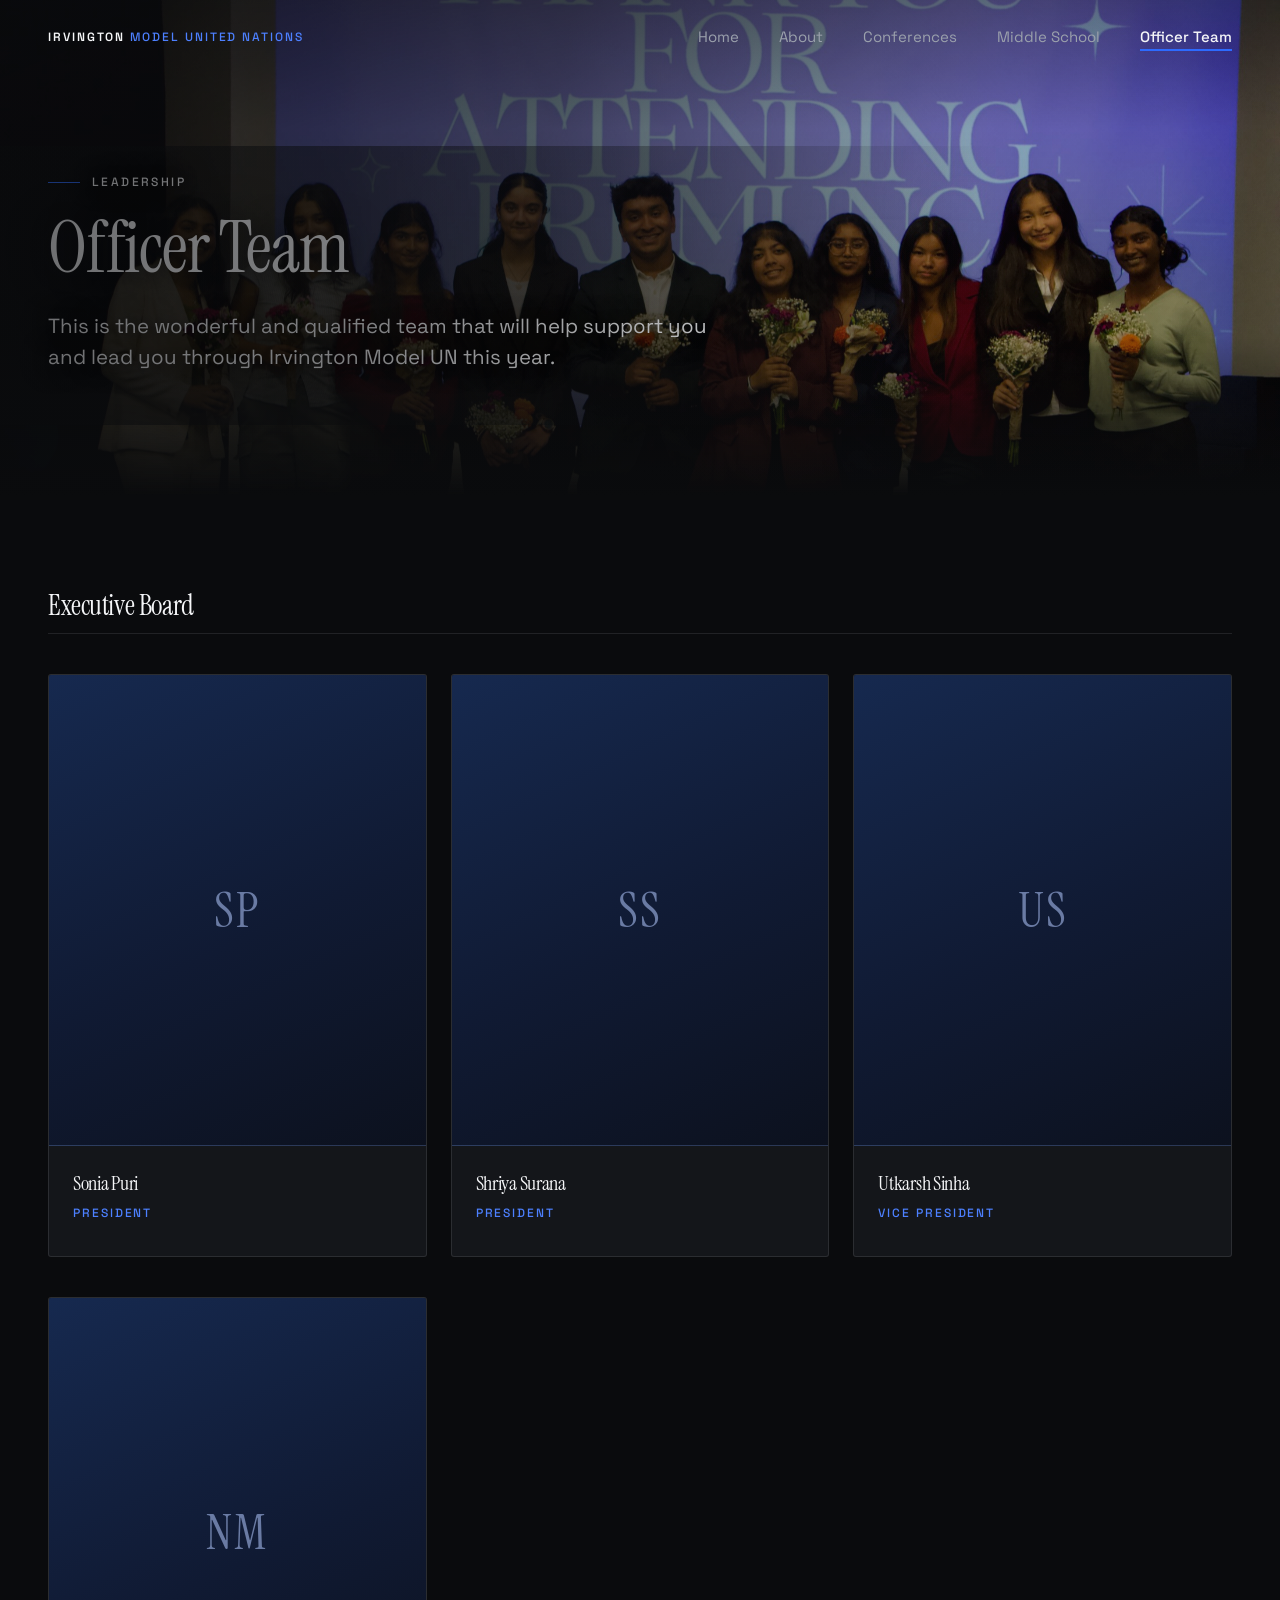
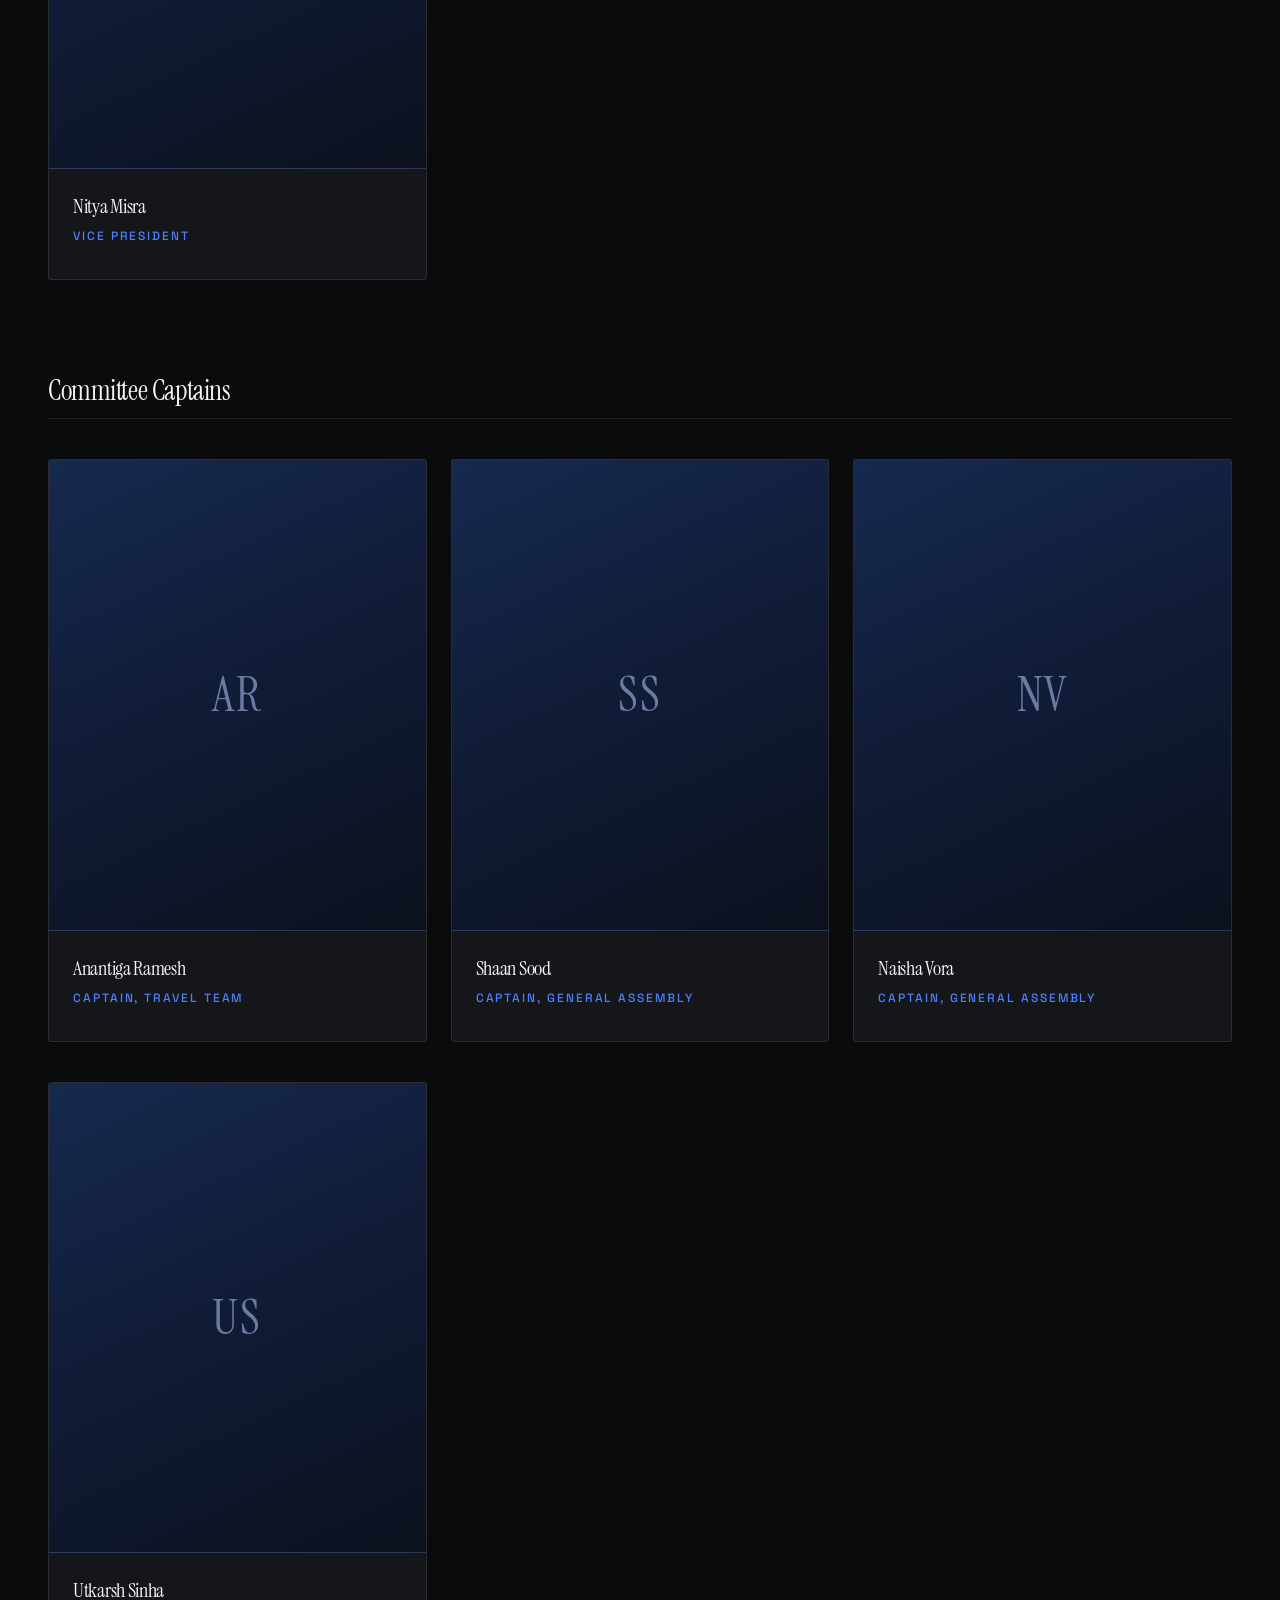
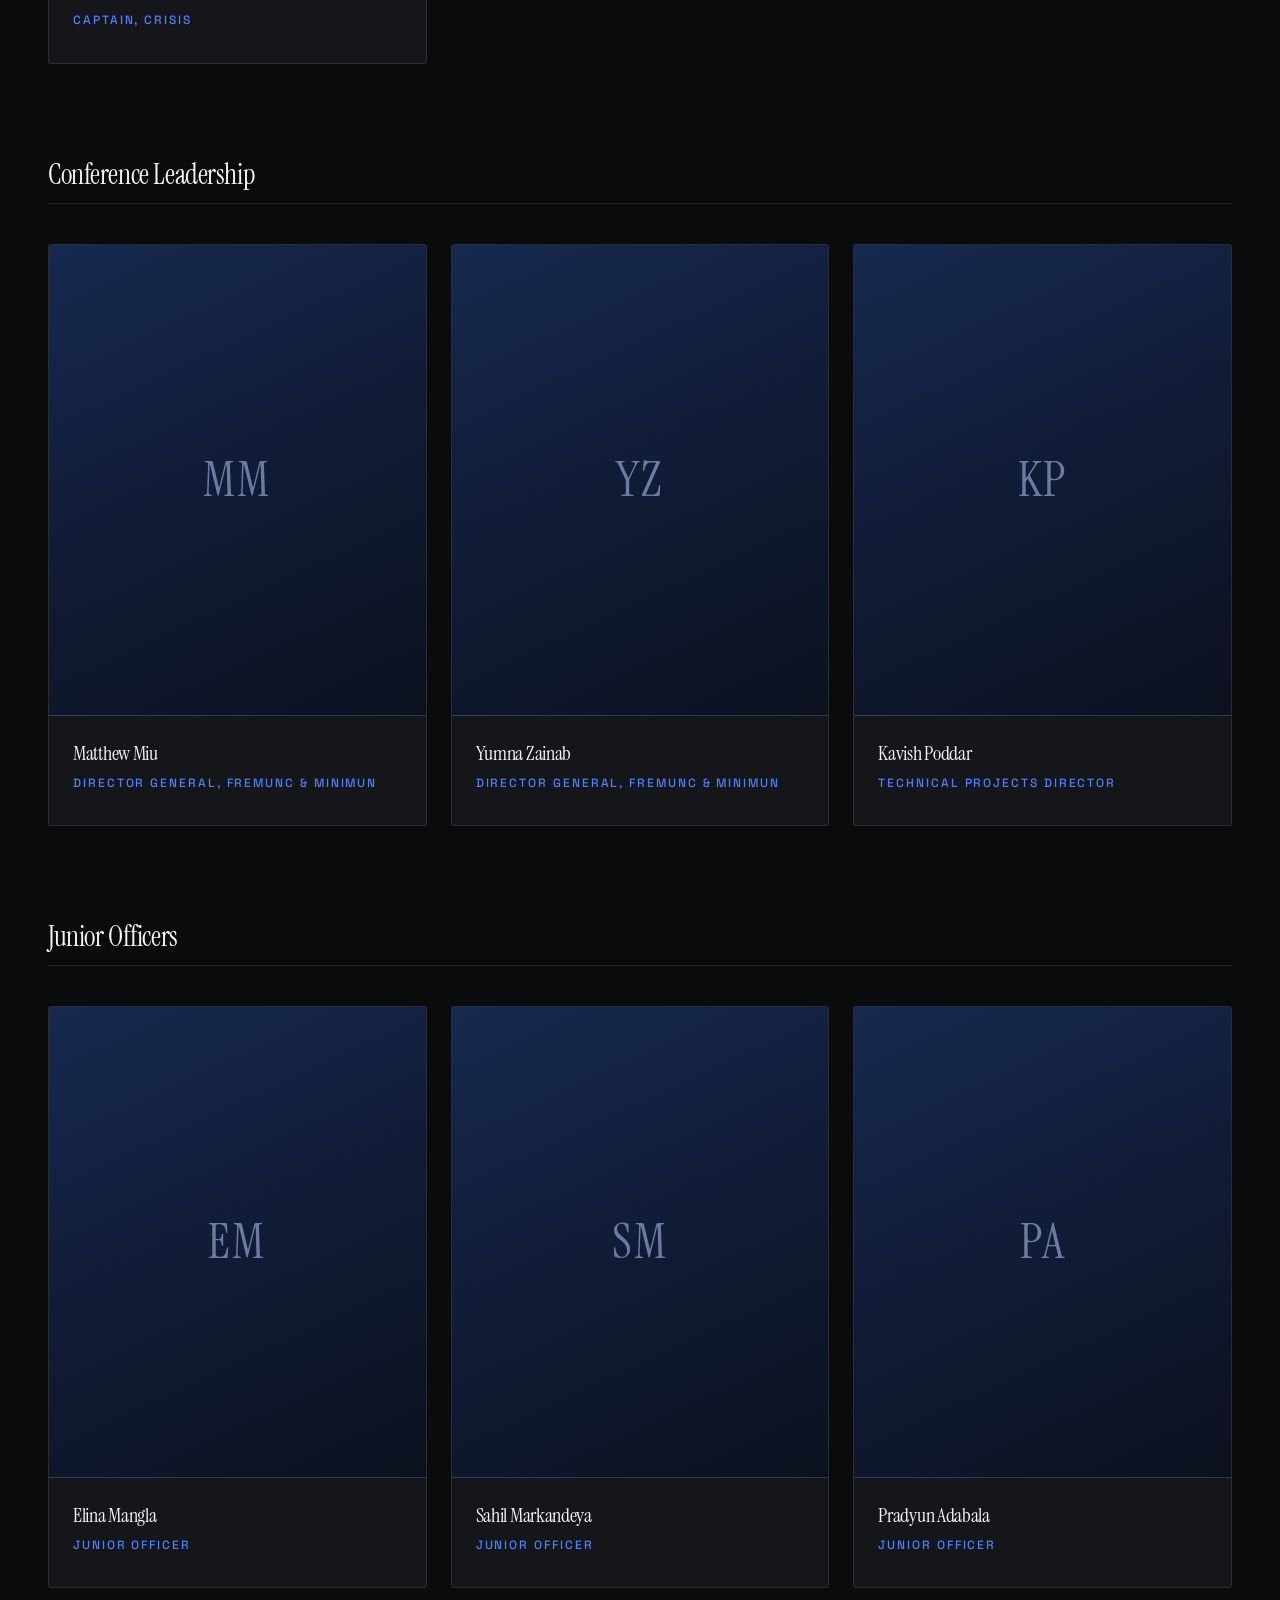
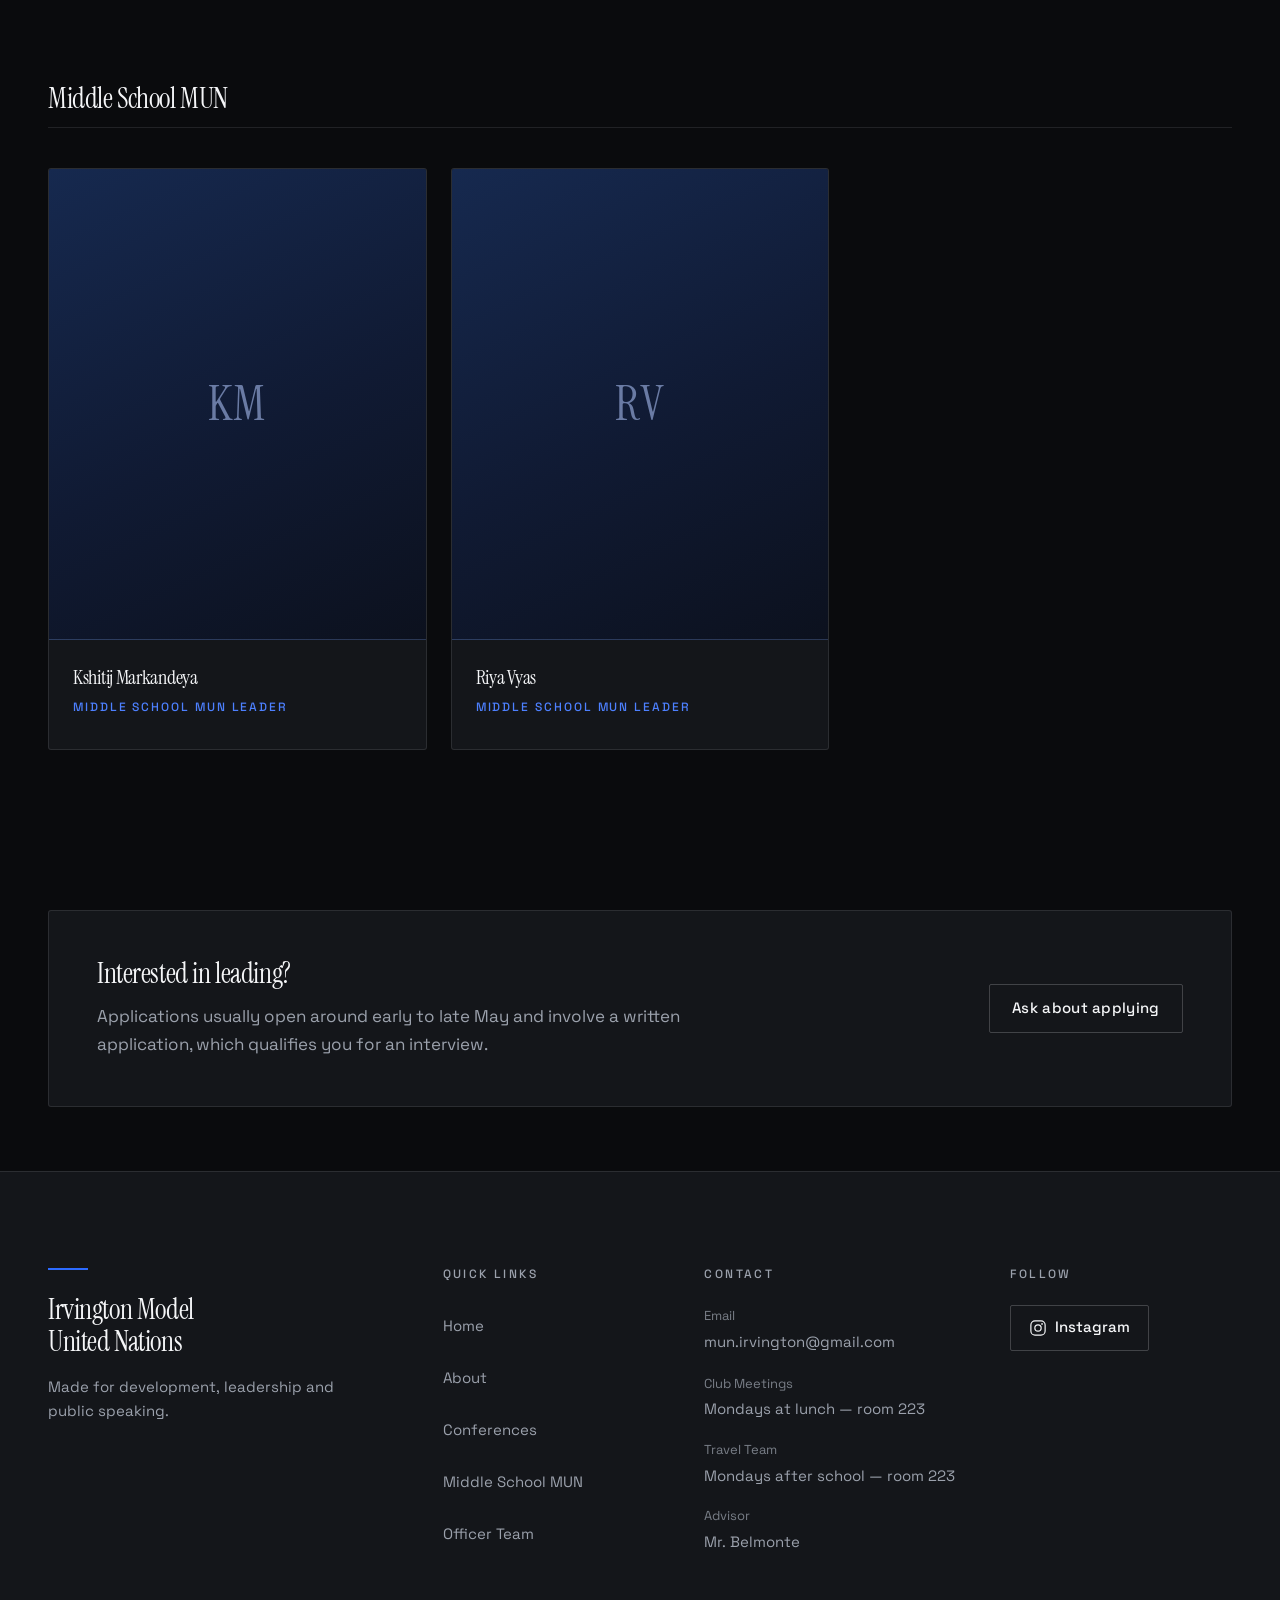
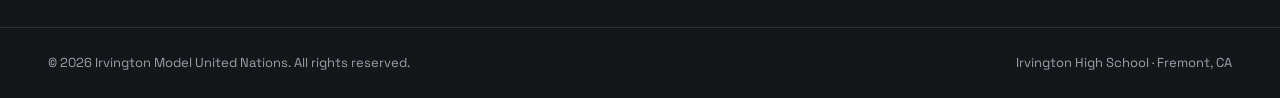
<file: officers.html>
<!DOCTYPE html>
<html lang="en">
<head>
  <meta charset="UTF-8">
  <meta name="viewport" content="width=device-width, initial-scale=1.0">
  <title>Officer Team — Irvington Model United Nations</title>
  <meta name="description" content="The officer team leading Irvington Model United Nations: the executive board, committee directors, and how officer applications work.">

  <!-- Social preview. og:url and og:image must be ABSOLUTE urls to work, so
       replace the TBD host below with the real GitHub Pages address once the
       repo exists — e.g. https://your-username.github.io/irvington-mun-web -->
  <link rel="canonical" href="https://TBD.github.io/irvington-mun-web/officers.html">
  <meta property="og:type" content="website">
  <meta property="og:site_name" content="Irvington Model United Nations">
  <meta property="og:title" content="Officer Team — Irvington Model UN">
  <meta property="og:description" content="The officer team leading Irvington Model United Nations: the executive board, committee directors, and how officer applications work.">
  <meta property="og:url" content="https://TBD.github.io/irvington-mun-web/officers.html">
  <meta property="og:image" content="https://TBD.github.io/irvington-mun-web/assets/team-bearmun.jpg">
  <meta property="og:image:alt" content="The Irvington delegation on the steps of Sproul Hall at UC Berkeley, holding award certificates and the Best Large Delegation plaque from BearMUN 2025.">
  <meta name="twitter:card" content="summary_large_image">
  <meta name="twitter:title" content="Officer Team — Irvington Model UN">
  <meta name="twitter:description" content="The officer team leading Irvington Model United Nations: the executive board, committee directors, and how officer applications work.">
  <meta name="twitter:image" content="https://TBD.github.io/irvington-mun-web/assets/team-bearmun.jpg">
  <meta name="theme-color" content="#0A0B0D">

  <!-- Fonts: Instrument Serif (display) + Space Grotesk (body) -->
  <link rel="preconnect" href="https://fonts.googleapis.com">
  <link rel="preconnect" href="https://fonts.gstatic.com" crossorigin>
  <!-- Instrument Serif ships in a single weight, so every display rule sits
       at 400; asking for 500/600 would only trigger faux-bold synthesis. -->
  <link href="https://fonts.googleapis.com/css2?family=Instrument+Serif&family=Space+Grotesk:wght@400;500;600&display=swap" rel="stylesheet">

  <link rel="stylesheet" href="styles.css?v=37">

  <!-- Progressive-enhancement flag, set before paint so `.reveal` elements
       start hidden without a flash of visible content. -->
  <script>document.documentElement.classList.add('has-js');</script>
  <script src="main.js?v=19" defer></script>
</head>

<!-- The banner is a full-bleed dark band, so the header floats over it. -->
<body data-nav="overlay">

  <a class="skip-link" href="#main">Skip to content</a>

  <!-- ======================== HEADER ======================== -->
  <header class="site-header" id="siteHeader">
    <div class="container header-inner">

      <a class="brand" href="index.html" aria-label="Irvington Model United Nations — home">
        <span class="brand__mark">Irvington</span>
        <span class="brand__rest" aria-hidden="true">Model United Nations</span>
      </a>

      <nav class="nav" aria-label="Primary">
        <a class="nav__link" href="index.html">Home</a>
        <a class="nav__link" href="about.html">About</a>
        <a class="nav__link" href="conferences.html">Conferences</a>
        <a class="nav__link" href="middle-school.html">Middle&nbsp;School</a>
        <a class="nav__link" href="officers.html" aria-current="page">Officer Team</a>
      </nav>

      <button class="nav-toggle" id="navToggle" type="button"
              aria-label="Open menu" aria-expanded="false" aria-controls="navOverlay">
        <span class="nav-toggle__box" aria-hidden="true">
          <span class="nav-toggle__bar"></span>
          <span class="nav-toggle__bar"></span>
          <span class="nav-toggle__bar"></span>
        </span>
      </button>

    </div>
  </header>

  <!-- ==================== MOBILE MENU ==================== -->
  <div class="nav-overlay" id="navOverlay" inert>
    <div class="nav-overlay__head"></div>
    <div class="nav-overlay__body">

      <nav aria-label="Mobile">
        <ul class="nav-overlay__list">
          <li><a class="nav-overlay__link" href="index.html">Home</a></li>
          <li><a class="nav-overlay__link" href="about.html">About</a></li>
          <li><a class="nav-overlay__link" href="conferences.html">Conferences</a></li>
          <li><a class="nav-overlay__link" href="middle-school.html">Middle&nbsp;School&nbsp;MUN</a></li>
          <li><a class="nav-overlay__link" href="officers.html" aria-current="page">Officer&nbsp;Team</a></li>
        </ul>
      </nav>

      <div class="nav-overlay__foot">
        <a class="footer-social" href="https://www.instagram.com/irvingtonmun/" target="_blank" rel="noopener noreferrer">
          <svg class="footer-social__icon" viewBox="0 0 24 24" fill="none" stroke="currentColor"
               stroke-width="1.6" stroke-linecap="round" stroke-linejoin="round"
               aria-hidden="true" focusable="false">
            <rect x="2.5" y="2.5" width="19" height="19" rx="5.5"/>
            <circle cx="12" cy="12" r="4.2"/>
            <circle cx="17.4" cy="6.6" r="1.15" fill="currentColor" stroke="none"/>
          </svg>
          <span>Instagram</span>
        </a>
      </div>

    </div>
  </div>

  <!-- ======================== MAIN ======================== -->
  <main id="main">

    <!-- ==================== PAGE BANNER ====================
         The FREMUNC secretariat — this club's officers, which is exactly what
         the page is about. Same photo treatment as the other banners. -->
    <section class="banner banner--photo" style="--banner-focus: center 34%;">

      <div class="banner__media">
        <img src="assets/fremunc-2025.jpg" width="2200" height="1466"
             alt="The Irvington Model UN officer team on stage at the close of FREMUNC, holding bouquets in front of the conference’s closing slide."
             fetchpriority="high" decoding="async">
      </div>

      <div class="banner__veil" aria-hidden="true"></div>

      <div class="banner__inner">
        <div class="container">
          <p class="eyebrow eyebrow--ruled reveal">Leadership</p>
          <h1 class="reveal" data-reveal-delay="90">Officer Team</h1>
          <p class="lede reveal" data-reveal-delay="180">This is the wonderful and qualified team that will help support you and lead you through Irvington Model UN this year.</p>
        </div>
      </div>

    </section>


    <!-- ==================== OFFICER GRID ====================
         Groups, cards and initials tiles are all rendered from
         SITE_DATA.officers at the top of main.js. Swapping in real people
         means editing that array — no markup changes. -->
    <section class="section">
      <div class="container" id="officerGroups">
        <!-- rendered by main.js -->
      </div>
    </section>


    <!-- ==================== INTERESTED IN LEADING? ==================== -->
    <section class="section section--tight">
      <div class="container">
        <div class="lead-band reveal">

          <div>
            <h2 class="lead-band__title">Interested in leading?</h2>
            <p class="lead-band__body">Applications usually open around early to late May and involve a written application, which qualifies you for an interview.</p>
          </div>

          <div class="lead-band__action">
            <a class="btn btn--ghost" href="mailto:mun.irvington@gmail.com?subject=Officer%20application">Ask about applying</a>
          </div>

        </div>
      </div>
    </section>

  </main>

  <!-- ======================== FOOTER ======================== -->
  <footer class="site-footer">
    <div class="container">
      <div class="footer-grid">

        <div class="footer-col">
          <div class="footer-rule" aria-hidden="true"></div>
          <p class="footer-brand">Irvington Model<br>United Nations</p>
          <p class="footer-tagline">Made for development, leadership and public speaking.</p>
        </div>

        <div class="footer-col">
          <h2 class="footer-col__title">Quick Links</h2>
          <ul class="footer-list">
            <li><a href="index.html">Home</a></li>
            <li><a href="about.html">About</a></li>
            <li><a href="conferences.html">Conferences</a></li>
            <li><a href="middle-school.html">Middle School MUN</a></li>
            <li><a href="officers.html">Officer Team</a></li>
          </ul>
        </div>

        <div class="footer-col">
          <h2 class="footer-col__title">Contact</h2>
          <ul class="footer-list">
            <li>
              <span class="footer-list__label">Email</span>
              <a href="mailto:mun.irvington@gmail.com">mun.irvington@gmail.com</a>
            </li>
            <li>
              <span class="footer-list__label">Club Meetings</span>
              <span>Mondays at lunch &mdash; room 223</span>
            </li>
            <li>
              <span class="footer-list__label">Travel Team</span>
              <span>Mondays after school &mdash; room 223</span>
            </li>
            <li>
              <span class="footer-list__label">Advisor</span>
              <span>Mr.&nbsp;Belmonte</span>
            </li>
          </ul>
        </div>

        <div class="footer-col">
          <h2 class="footer-col__title">Follow</h2>
          <a class="footer-social" href="https://www.instagram.com/irvingtonmun/" target="_blank" rel="noopener noreferrer">
            <svg class="footer-social__icon" viewBox="0 0 24 24" fill="none" stroke="currentColor"
                 stroke-width="1.6" stroke-linecap="round" stroke-linejoin="round"
                 aria-hidden="true" focusable="false">
              <rect x="2.5" y="2.5" width="19" height="19" rx="5.5"/>
              <circle cx="12" cy="12" r="4.2"/>
              <circle cx="17.4" cy="6.6" r="1.15" fill="currentColor" stroke="none"/>
            </svg>
            <span>Instagram</span>
          </a>
        </div>

      </div>
    </div>

    <div class="footer-bottom">
      <div class="container footer-bottom__inner">
        <p>&copy; <span id="year">2026</span> Irvington Model United Nations. All rights reserved.</p>
        <p>Irvington High School &middot; Fremont, CA</p>
      </div>
    </div>
  </footer>

</body>
</html>
</file>
<file: styles.css>
/* ============================================================================
   IRVINGTON MODEL UNITED NATIONS
   styles.css — shared shell: tokens, base, header, nav, footer, utilities.

   Organization
     01. Design tokens
     02. Reset & base
     03. Typography
     04. Layout: container, sections, full-bleed
     05. Ribbon motif
     06. Links & buttons
     07. Skip link
     08. Site header / desktop nav
     09. Mobile overlay menu
     10. Site footer
     11. Reveal utility
     12. Image placeholder
     13. Feature cards
     14. About split
     15. Stats
     16. Highlights grid
     16b. Collage — through the years
     17. Join CTA
     18. Conferences banner
     19. Timeline
     20. Past conferences
     20b. Officers
     20c. Page transition
     21. Reduced motion
   ========================================================================= */


/* ============================================================================
   01. DESIGN TOKENS
   ========================================================================= */

:root {
  /* --- Surfaces ------------------------------------------------------- */
  --c-bg:            #0A0B0D;  /* page background, near-black */
  --c-surface:       #14161A;  /* raised panels, footer, cards */
  --c-surface-2:     #1B1E24;  /* hover state on surfaces */

  /* --- Text ----------------------------------------------------------- */
  --c-text:          #F5F6F8;  /* primary */
  --c-muted:         #9BA1AC;  /* secondary — 7.6:1 on --c-bg, passes AA */

  /* --- Accent --------------------------------------------------------- */
  /* --c-accent is the brand blue. At 4.37:1 on near-black it clears the 3:1
     bar for graphics/UI (ribbons, rules, underlines, borders, button fills)
     but sits just under the 4.5:1 needed for body-size text. --c-accent-text
     is the lightened variant used wherever accent color carries actual words
     (5.5:1). Keep that split — it is the only reason inline links pass AA. */
  --c-accent:        #2D6BFF;
  --c-accent-text:   #4D80FF;
  --c-accent-dim:    rgba(45, 107, 255, 0.14);

  /* The only new hue on the site, and it earns its place: it marks exactly one
     element, the centre diamond of the gallery. Everything else stays blue.
     8.6:1 on --c-bg, so it clears the 3:1 bar for a hairline comfortably. */
  --c-gold:          #C9A961;

  /* --- Lines ---------------------------------------------------------- */
  --c-line:          rgba(245, 246, 248, 0.10);
  --c-line-strong:   rgba(245, 246, 248, 0.20);

  /* --- Type families -------------------------------------------------- */
  --font-display: 'Instrument Serif', Georgia, 'Times New Roman', serif;
  --font-body: 'Space Grotesk', -apple-system, BlinkMacSystemFont, 'Segoe UI',
               Roboto, Helvetica, Arial, sans-serif;

  /* --- Type scale (fluid) --------------------------------------------- */
  --fs-eyebrow:  0.75rem;                        /* 12px, letterspaced caps */
  --fs-small:    0.9375rem;                      /* 15px */
  --fs-body:     1.0625rem;                      /* 17px */
  --fs-lede:     clamp(1.125rem, 1.6vw, 1.375rem);
  --fs-h3:       clamp(1.375rem, 2.2vw, 1.875rem);
  --fs-h2:       clamp(2rem, 4vw, 3rem);
  --fs-h1:       clamp(2.5rem, 6.5vw, 4.5rem);
  --fs-display:  clamp(3rem, 9vw, 6.5rem);

  /* --- Spacing scale (8px rhythm) ------------------------------------- */
  --space-3xs: 0.25rem;   /*  4px */
  --space-2xs: 0.5rem;    /*  8px */
  --space-xs:  0.75rem;   /* 12px */
  --space-sm:  1rem;      /* 16px */
  --space-md:  1.5rem;    /* 24px */
  --space-lg:  2.5rem;    /* 40px */
  --space-xl:  4rem;      /* 64px */
  --space-2xl: 6rem;      /* 96px */
  --space-3xl: 8.5rem;    /* 136px */

  /* --- Layout --------------------------------------------------------- */
  --max-width:    1280px;
  --gutter:       clamp(1.25rem, 5vw, 3rem);
  --header-h:     4.75rem;   /* 76px */

  /* How far the feature cards ride up over the bottom of the hero. Drives
     three things at once: the cards' negative margin, the hero's bottom
     padding, and the scroll cue's offset — so the cue is never buried under
     the cards. Zero on small screens, where the cards stack and the hero is
     already fighting for vertical room. */
  --hero-overlap: 0px;

  /* --- Motion --------------------------------------------------------- */
  --ease-out:   cubic-bezier(0.16, 1, 0.30, 1);   /* expo-ish, for entrances */
  --dur-fast:   160ms;
  --dur-base:   240ms;
  --dur-slow:   520ms;

  /* --- Elevation ------------------------------------------------------ */
  /* The header sits ABOVE the overlay on purpose: the hamburger morphs into
     the menu's close button, so it has to stay clickable while open. */
  --z-menu:    150;
  --z-header:  200;
  --z-skip:    300;
}

@media (max-width: 768px) {
  :root {
    --header-h: 4rem;   /* 64px */
  }
}

@media (min-width: 900px) {
  :root {
    --hero-overlap: 80px;
  }
}


/* ============================================================================
   02. RESET & BASE
   ========================================================================= */

*,
*::before,
*::after { box-sizing: border-box; }

html {
  -webkit-text-size-adjust: 100%;
  scroll-behavior: smooth;
}

body {
  margin: 0;
  background: var(--c-bg);
  color: var(--c-text);
  font-family: var(--font-body);
  font-size: var(--fs-body);
  font-weight: 400;
  line-height: 1.65;
  -webkit-font-smoothing: antialiased;
  -moz-osx-font-smoothing: grayscale;
  /* Kills the 300ms tap delay without disabling pinch-zoom. */
  touch-action: manipulation;
  overflow-x: hidden;
}

/* Locked while the mobile overlay menu is open. */
body.is-menu-open {
  overflow: hidden;
}

img,
picture,
video,
svg { display: block; max-width: 100%; }

img { height: auto; }

button,
input,
select,
textarea { font: inherit; color: inherit; }

/* Pages WITHOUT a full-bleed hero: push content clear of the fixed header.
   Pages WITH one opt in via <body data-nav="overlay"> so the hero can run
   underneath the transparent bar. */
main { display: block; }

body:not([data-nav="overlay"]) main {
  padding-top: var(--header-h);
}

:focus-visible {
  outline: 2px solid var(--c-accent-text);
  outline-offset: 3px;
  border-radius: 2px;
}

/* Only suppress the default ring where :focus-visible is supported. */
:focus:not(:focus-visible) { outline: none; }

::selection {
  background: var(--c-accent);
  color: #FFFFFF;
}


/* ============================================================================
   03. TYPOGRAPHY
   ========================================================================= */

h1, h2, h3, h4 {
  font-family: var(--font-display);
  font-weight: 400;
  line-height: 1.08;
  letter-spacing: -0.015em;
  margin: 0 0 var(--space-md);
  text-wrap: balance;
}

h1 { font-size: var(--fs-h1); }
h2 { font-size: var(--fs-h2); }
h3 { font-size: var(--fs-h3); line-height: 1.2; }

p {
  margin: 0 0 var(--space-md);
  max-width: 68ch;   /* keeps measure in the readable 60–75ch band */
  text-wrap: pretty;
}

/* Oversized editorial headline, for hero use. */
.display {
  font-family: var(--font-display);
  font-size: var(--fs-display);
  font-weight: 400;
  line-height: 1.02;
  letter-spacing: -0.02em;
  margin: 0;
}

/* Thin uppercase letterspaced label. The recurring editorial "tag" style. */
.eyebrow {
  display: block;
  font-family: var(--font-body);
  font-size: var(--fs-eyebrow);
  font-weight: 500;
  letter-spacing: 0.2em;
  text-transform: uppercase;
  color: var(--c-muted);
  margin: 0 0 var(--space-sm);
}

.eyebrow--accent { color: var(--c-accent-text); }

/* Eyebrow with a short blue rule leading into it. */
.eyebrow--ruled {
  display: flex;
  align-items: center;
  gap: var(--space-xs);
}

.eyebrow--ruled::before {
  content: "";
  width: 2rem;
  height: 1px;
  background: var(--c-accent);
  flex: none;
}

/* Standfirst / intro paragraph. */
.lede {
  font-size: var(--fs-lede);
  line-height: 1.55;
  color: var(--c-muted);
  max-width: 60ch;
}

.muted { color: var(--c-muted); }

/* Visually hidden, still announced. Used for the home page's document
   heading: that hero is carried entirely by a graphic certificate, so there
   is no visible text that honestly functions as the page's <h1>. */
.sr-only {
  position: absolute;
  width: 1px;
  height: 1px;
  padding: 0;
  margin: -1px;
  overflow: hidden;
  clip-path: inset(50%);
  white-space: nowrap;
  border: 0;
}


/* ============================================================================
   04. LAYOUT
   ========================================================================= */

.container {
  width: 100%;
  max-width: var(--max-width);
  margin-inline: auto;
  padding-inline: var(--gutter);
}

/* Standard vertical section rhythm. */
.section {
  position: relative;
  padding-block: var(--space-2xl);
}

.section--tight { padding-block: var(--space-xl); }
.section--tall  { padding-block: var(--space-3xl); }

/* Full-bleed band: breaks the container to span the viewport, keeps its own
   inner content aligned to the same grid. */
.section--bleed {
  width: 100%;
  background: var(--c-surface);
}

.section--bleed-dark { background: var(--c-bg); }

/* Hairline separator between stacked sections. */
.section--ruled { border-top: 1px solid var(--c-line); }


/* --- Hero band -------------------------------------------------------
   The surface the transparent header sits over. Pair with
   <body data-nav="overlay">. Content inside is placeholder for now. */

.hero {
  position: relative;
  display: flex;
  align-items: flex-end;
  min-height: 100vh;
  min-height: 100svh;   /* avoids the mobile URL-bar jump */
  padding-block: var(--space-3xl) var(--space-2xl);
  overflow: hidden;
}

.hero__media {
  position: absolute;
  inset: 0;
  z-index: 0;
}

.hero__media img {
  width: 100%;
  height: 100%;
  object-fit: cover;
  object-position: center 35%;
}

/* Guarantees headline contrast regardless of what the photo is doing. */
.hero__scrim {
  position: absolute;
  inset: 0;
  z-index: 1;
  background:
    linear-gradient(
      180deg,
      rgba(10, 11, 13, 0.78) 0%,
      rgba(10, 11, 13, 0.42) 32%,
      rgba(10, 11, 13, 0.86) 78%,
      var(--c-bg) 100%
    ),
    rgba(10, 11, 13, 0.30);
}

.hero__inner {
  position: relative;
  z-index: 2;
  width: 100%;
}

/* --- Interior page head ----------------------------------------------- */

.page-head {
  padding-block: var(--space-2xl) var(--space-xl);
  border-bottom: 1px solid var(--c-line);
}


/* ============================================================================
   04b. HERO — CINEMATIC INTRO  (index.html)

   A one-shot entrance sequence, ~3.5s end to end. The whole timeline is driven
   by the custom properties below: every element's animation-delay reads from
   one of them, so retiming the sequence means editing this block and nothing
   else.

     0.05s  photo fades up from black, Ken Burns begins
     0.90s  blue rule draws outward from centre
     1.30s  eyebrow fades up
     1.60s  certificate scales in from 0.94, blur to sharp
     2.05s  emblem strokes draw themselves on
     2.60s  subhead + buttons fade up
     3.00s  scroll cue appears, then loops

   Only opacity / transform / filter are animated, so nothing here can trigger
   layout and nothing here can shift the page. Reduced-motion overrides live at
   the end of this block and land every element on its final state.
   ========================================================================= */

.hero--intro {
  --t-photo:   0.05s;
  --t-rule:    0.90s;
  --t-eyebrow: 1.30s;
  --t-card:    1.60s;   /* certificate parked; kept so restoring is one edit */
  --t-emblem:  1.60s;
  --t-actions: 2.15s;
  --t-scroll:  2.55s;

  /* Vertical rhythm for this section is viewport-height-aware, not fixed.
     A full-viewport hero carrying a rule, eyebrow, emblem, certificate,
     subhead, two buttons and a scroll cue does not fit inside 100vh on a
     phone at the standard --space-* scale: measured at 529x714 the stack ran
     899px tall and pushed the scroll cue off-screen entirely. Each gap below
     is a clamp whose middle term is a vh fraction, so the whole sequence
     breathes on tall screens and compresses on short ones instead of
     overflowing. Tune the vh terms, not the min/max, to reflow the hero. */
  --gap-eyebrow: clamp(0.75rem, 2.2vh, 1.5rem);
  --gap-emblem:  clamp(0.85rem,  3.1vh, 4rem);
  --gap-card:    clamp(0.75rem, 2.0vh, 1.5rem);
  --gap-subhead: clamp(0.9rem,   2.6vh, 4rem);
  --gap-actions: clamp(0.9rem,   2.2vh, 2.5rem);

  align-items: center;
  text-align: center;
  padding-block:
    calc(var(--header-h) + clamp(1rem, 4vh, 4rem))
    calc(clamp(3.75rem, 7.5vh, 6rem) + var(--hero-overlap));
  background: var(--c-bg);   /* the black the photo fades up from */
}

/* --- Layer 1: the photograph ------------------------------------------ */

.hero--intro .hero__media { overflow: hidden; }

.hero__photo {
  width: 100%;
  height: 100%;
  object-fit: cover;
  object-position: center 52%;   /* favours the delegation over the facade */
  opacity: 0;
  transform-origin: center 45%;
  /* Two animations, two different properties — they compose rather than
     fight. Fade is one-shot; Ken Burns runs forever, alternating so it
     breathes in and out instead of snapping back to 1.0. */
  animation:
    heroPhotoIn 1.2s ease-out var(--t-photo) both,
    heroKenBurns 20s ease-in-out var(--t-photo) infinite alternate;
}

@keyframes heroPhotoIn {
  from { opacity: 0; }
  to   { opacity: 1; }
}

@keyframes heroKenBurns {
  from { transform: scale(1); }
  to   { transform: scale(1.08); }
}

/* --- Layer 2: the veil ------------------------------------------------
   Two stacked passes: a radial vignette, then a bottom-anchored ramp to solid
   page black so the hero dissolves into whatever follows it.

   The vignette is deliberately heavy even at its centre. The photograph in
   assets/ is bright daylight — pale stucco and open sky — so a conventional
   light vignette left the eyebrow at about 3.1:1 against the sky, under the
   4.5:1 floor. Holding roughly 0.45 alpha across the middle and ramping to
   0.88 at the edges puts white text near 7.5:1 while still reading as a
   photograph rather than a grey wash. If a darker photo is swapped in, these
   centre stops are the first thing to relax. */

.hero--intro .hero__scrim {
  background:
    radial-gradient(
      ellipse 118% 88% at 50% 46%,
      rgba(10, 11, 13, 0.16) 0%,
      rgba(10, 11, 13, 0.38) 55%,
      rgba(10, 11, 13, 0.72) 100%
    ),
    linear-gradient(
      to top,
      var(--c-bg) 0%,
      rgba(10, 11, 13, 0.90) 10%,
      rgba(10, 11, 13, 0.62) 34%,
      rgba(10, 11, 13, 0.30) 62%,
      transparent 100%
    );
}

/* --- Layer 3: the content stack ---------------------------------------- */

.hero__stack {
  display: flex;
  flex-direction: column;
  align-items: center;
}

/* 2. the rule, drawn outward from the centre */
.hero__rule {
  width: min(320px, 60%);
  height: 1px;
  background: var(--c-accent);
  transform: scaleX(0);
  transform-origin: center;
  animation: heroRule 0.6s var(--ease-out) var(--t-rule) both;
}

@keyframes heroRule {
  from { transform: scaleX(0); }
  to   { transform: scaleX(1); }
}

/* 3. the eyebrow */
.hero__eyebrow {
  margin: var(--gap-eyebrow) 0 0;
  /* Scaled well past the --fs-eyebrow label size: with the certificate parked
     this line is the hero's only visual anchor, so it carries the weight a
     headline normally would. Tracking comes DOWN as the size goes up — 0.28em
     is right for a 12px label and far too airy at 34px. */
  font-size: clamp(1.0625rem, 3.4vw, 2.125rem);
  font-weight: 500;
  letter-spacing: 0.13em;
  line-height: 1.3;
  text-transform: uppercase;
  text-wrap: balance;
  color: var(--c-text);
  text-shadow: 0 1px 16px rgba(10, 11, 13, 0.95), 0 0 38px rgba(10, 11, 13, 0.75);
  animation: heroFadeUp 0.65s var(--ease-out) var(--t-eyebrow) both;
}

@keyframes heroFadeUp {
  from { opacity: 0; transform: translateY(16px); }
  to   { opacity: 1; transform: none; }
}

/* 5. the emblem — sits above the certificate, draws on after it */
/* The club emblem — a raster logo now, not drawn line art, so it fades and
   scales in rather than stroke-drawing. The glow keeps it from sitting flat
   on the photograph. */
.hero__emblem {
  width: clamp(96px, 13vw, 152px);
  margin-top: var(--gap-emblem);
  filter: drop-shadow(0 2px 10px rgba(0, 0, 0, 0.55))
          drop-shadow(0 0 30px rgba(45, 107, 255, 0.40));
  animation: heroEmblemIn 0.9s var(--ease-out) var(--t-emblem) both;
}

.hero__emblem img { width: 100%; height: auto; }

@keyframes heroEmblemIn {
  from { opacity: 0; transform: scale(0.90); }
  to   { opacity: 1; transform: none; }
}

/* pathLength="1" on every stroke means one dash length fits all, regardless
   of each path's real geometry — no getTotalLength(), no JS, no per-path
   magic numbers. */
.emblem__ln {
  stroke-dasharray: 1;
  stroke-dashoffset: 1;
  animation: emblemDraw 0.9s var(--ease-out) var(--t-emblem) both;
}

/* The opacity step is load-bearing, not decoration. stroke-linecap:round
   paints a visible round dot at a path's start point even when the dash is
   fully offset, so all twelve strokes would sit on screen as a constellation
   of blue specks throughout the stagger delay. Holding opacity:0 until 1%
   suppresses that without affecting the drawn result. */
@keyframes emblemDraw {
  0%   { stroke-dashoffset: 1; opacity: 0; }
  1%   { stroke-dashoffset: 1; opacity: 1; }
  100% { stroke-dashoffset: 0; opacity: 1; }
}

/* The two branches climb out of the shared base first and take longer, being
   roughly 2.6x the length of a leaf; the leaves then unfurl in mirrored pairs
   from the base of each branch to the tip. Last stroke lands at ~3.5s, which
   closes the sequence. */
.emblem__ln--branch { animation-duration: 1.05s; }
.emblem__ln--leaf   { animation-duration: 0.55s; }

.emblem__ln:nth-child(1)  { animation-delay: calc(var(--t-emblem) + 0.00s); }
.emblem__ln:nth-child(2)  { animation-delay: calc(var(--t-emblem) + 0.06s); }
.emblem__ln:nth-child(3)  { animation-delay: calc(var(--t-emblem) + 0.45s); }
.emblem__ln:nth-child(4)  { animation-delay: calc(var(--t-emblem) + 0.48s); }
.emblem__ln:nth-child(5)  { animation-delay: calc(var(--t-emblem) + 0.56s); }
.emblem__ln:nth-child(6)  { animation-delay: calc(var(--t-emblem) + 0.59s); }
.emblem__ln:nth-child(7)  { animation-delay: calc(var(--t-emblem) + 0.67s); }
.emblem__ln:nth-child(8)  { animation-delay: calc(var(--t-emblem) + 0.70s); }
.emblem__ln:nth-child(9)  { animation-delay: calc(var(--t-emblem) + 0.78s); }
.emblem__ln:nth-child(10) { animation-delay: calc(var(--t-emblem) + 0.81s); }
.emblem__ln:nth-child(11) { animation-delay: calc(var(--t-emblem) + 0.89s); }
.emblem__ln:nth-child(12) { animation-delay: calc(var(--t-emblem) + 0.92s); }

/* --- 4. the certificate ------------------------------------------------ */

.award {
  position: relative;
  width: min(560px, 100%);
  margin-top: var(--gap-card);
  padding: clamp(1.1rem, 3.2vh, 2.75rem) clamp(1.5rem, 5vw, 3.25rem);
  border: 1px solid rgba(10, 11, 13, 0.20);
  border-radius: 2px;
  /* Paper: a warm off-white wash, plus two near-invisible repeating gradients
     that read as fibre when they interfere. No texture image needed. */
  background-image:
    repeating-linear-gradient(0deg,  rgba(10, 11, 13, 0.014) 0 1px, transparent 1px 3px),
    repeating-linear-gradient(90deg, rgba(10, 11, 13, 0.014) 0 1px, transparent 1px 4px),
    linear-gradient(158deg, #FCFBF7 0%, #F4F2EA 55%, #EDEAE0 100%);
  box-shadow:
    0 0 0 1px rgba(255, 255, 255, 0.04),
    0 0 70px rgba(45, 107, 255, 0.32),      /* the blue glow */
    0 30px 70px rgba(0, 0, 0, 0.60);
  opacity: 0;
  animation: heroCardIn 0.9s var(--ease-out) var(--t-card) both;
}

/* the inner keyline — the second half of the double border */
.award::before {
  content: "";
  position: absolute;
  inset: 9px;
  border: 1px solid rgba(10, 11, 13, 0.20);
  border-radius: 1px;
  pointer-events: none;
}

@keyframes heroCardIn {
  from { opacity: 0; transform: scale(0.94); filter: blur(10px); }
  to   { opacity: 1; transform: scale(1);    filter: blur(0);   }
}

.award__title {
  margin: 0;
  font-family: var(--font-display);
  font-size: clamp(1.75rem, 5.2vw, 2.75rem);
  font-weight: 400;
  line-height: 1.05;
  letter-spacing: 0.02em;
  text-transform: uppercase;
  color: #101217;
}

/* the small-caps divider: a rule either side of a letterspaced label */
.award__divider {
  display: flex;
  align-items: center;
  gap: var(--space-sm);
  margin-block: clamp(0.6rem, 1.7vh, 1.5rem);
  /* 4.93:1 on the paper. The obvious lighter grey (#6A7180) measured 4.37:1 —
     fine for a large label, under the bar for 11px letterspaced caps. */
  color: #626976;
}

.award__divider::before,
.award__divider::after {
  content: "";
  flex: 1;
  height: 1px;
  background: rgba(10, 11, 13, 0.18);
}

.award__divider span {
  font-size: 0.6875rem;
  font-weight: 500;
  letter-spacing: 0.26em;
  text-transform: uppercase;
  white-space: nowrap;
}

.award__org {
  margin: 0;
  max-width: none;
  font-size: clamp(0.8125rem, 2.1vw, 1rem);
  font-weight: 600;
  letter-spacing: 0.16em;
  text-transform: uppercase;
  line-height: 1.45;
  color: #1B1F27;
}

.award__cite {
  margin: clamp(0.5rem, 1.3vh, 1rem) auto 0;
  max-width: 34ch;
  font-size: var(--fs-small);
  font-style: italic;
  line-height: 1.55;
  color: #555C68;        /* 6.0:1 on the paper */
}

/* --- 6. subhead + actions --------------------------------------------- */

.hero__subhead {
  margin: var(--gap-subhead) auto 0;
  max-width: 46ch;
  font-size: var(--fs-lede);
  line-height: 1.55;
  /* Full-strength text, not --c-muted. The delegates in the photograph are
     holding white award certificates, which are by far the brightest thing in
     the frame — and they sit exactly where this paragraph lands. Muted grey
     measured 2.07:1 against them. */
  color: var(--c-text);
  text-shadow: 0 1px 16px rgba(10, 11, 13, 0.95), 0 0 34px rgba(10, 11, 13, 0.7);
  animation: heroFadeUp 0.7s var(--ease-out) var(--t-actions) both;
}

.hero__actions {
  display: flex;
  flex-wrap: wrap;
  justify-content: center;
  gap: var(--space-sm);
  margin-top: var(--gap-actions);
  animation: heroFadeUp 0.7s var(--ease-out) calc(var(--t-actions) + 0.12s) both;
}

/* --- 7. the scroll cue ------------------------------------------------- */

.hero__scroll {
  position: absolute;
  left: 50%;
  bottom: calc(var(--hero-overlap) + var(--space-md));
  z-index: 3;
  display: inline-flex;
  align-items: center;
  justify-content: center;
  width: 44px;
  height: 44px;
  margin-left: -22px;
  color: var(--c-muted);
  text-decoration: none;
  animation: heroFadeUp 0.5s var(--ease-out) var(--t-scroll) both;
  transition: color var(--dur-fast) ease;
}

.hero__scroll:hover { color: var(--c-text); }

.hero__scroll svg {
  width: 22px;
  height: 22px;
  animation: heroChevron 2.2s ease-in-out calc(var(--t-scroll) + 0.5s) infinite;
}

@keyframes heroChevron {
  0%, 22%, 100% { transform: translateY(0); }
  11%           { transform: translateY(5px); }
}

/* --- Mobile ------------------------------------------------------------ */

/* On a phone the headline and lede occupy nearly the full width, so a scrim
   that releases at 78% leaves their right-hand ends sitting on open
   photograph — the About lede measured 3.97:1 there. Narrow screens keep the
   scrim across the whole band; the picture is mostly backdrop at that size
   anyway, and legibility wins. */
@media (max-width: 640px) {
  .banner--photo .banner__inner::before {
    background: linear-gradient(90deg,
      rgba(10, 11, 13, var(--s)) 0%,
      rgba(10, 11, 13, calc(var(--s) * 0.94)) 55%,
      rgba(10, 11, 13, calc(var(--s) * 0.74)) 80%,
      rgba(10, 11, 13, calc(var(--s) * 0.52)) 100%);
  }
}

@media (max-width: 640px) {
  .hero--intro {
    /* Cue sits closer to the edge on a phone, so it needs less clearance. */
    padding-bottom: clamp(3.25rem, 6.5vh, 6rem);
  }

  .award {
    width: 100%;
    padding-inline: var(--space-md);
  }

  .award::before { inset: 7px; }

  /* Two lines on a phone is intended here, not a defect — the line is now
     display-sized, and text-wrap:balance splits it evenly. */
  .hero__eyebrow { letter-spacing: 0.1em; }

  /* Scales with the viewport rather than locking to a fixed size — the old
     48px here was sized for the small drawn laurel and shrank the club
     emblem to a sixth of its intended area. */
  .hero__emblem {
    width: clamp(76px, 21vw, 104px);
  }

  .hero__subhead { font-size: 1rem; }

  .hero__scroll { bottom: calc(var(--hero-overlap) + var(--space-2xs)); }

  /* Stack the buttons and let each own the full width. */
  .hero__actions {
    flex-direction: column;
    align-items: stretch;
    width: min(320px, 100%);
    margin-inline: auto;
  }
}

/* Short landscape viewports: the sequence still has to fit without the
   certificate colliding with the scroll cue. */
@media (max-height: 700px) and (min-width: 641px) {
  .hero__emblem   { margin-top: var(--space-md); }
  .hero__subhead  { margin-top: var(--space-md); }
  .award          { padding-block: var(--space-md); }
}

/* --- Reduced motion ----------------------------------------------------
   Every element lands on its finished state with no movement at all: no
   fade, no Ken Burns, no draw-on, no bounce. Set explicitly rather than
   relying on the global near-zero-duration override, so the outcome is
   unambiguous. */

@media (prefers-reduced-motion: reduce) {
  .hero__photo {
    animation: none;
    opacity: 1;
    transform: none;
  }

  .hero__rule {
    animation: none;
    transform: scaleX(1);
  }

  .hero__eyebrow,
  .hero__subhead,
  .hero__actions,
  .hero__scroll {
    animation: none;
    opacity: 1;
    transform: none;
  }

  .award {
    animation: none;
    opacity: 1;
    transform: none;
    filter: none;
  }

  .hero__emblem {
    animation: none;
    opacity: 1;
    transform: none;
  }

  .emblem__ln {
    animation: none;
    stroke-dashoffset: 0;
  }

  .hero__scroll svg { animation: none; }
}


/* ============================================================================
   05. RIBBON MOTIF
   Thin vertical blue banner that bleeds off the right edge of a section.
   Usage:  <section class="section has-ribbon"> … </section>
   Tune per-instance with --ribbon-top / --ribbon-h / --ribbon-w.
   ========================================================================= */

.has-ribbon { position: relative; }

.has-ribbon::after {
  content: "";
  position: absolute;
  top: var(--ribbon-top, 0);
  right: 0;
  width: var(--ribbon-w, 10px);
  height: var(--ribbon-h, 190px);
  background: linear-gradient(
    180deg,
    var(--c-accent) 0%,
    var(--c-accent) 55%,
    rgba(45, 107, 255, 0.15) 100%
  );
  /* Notched tail — reads as a hanging banner rather than a plain bar. */
  clip-path: polygon(0 0, 100% 0, 100% 100%, 50% calc(100% - 16px), 0 100%);
  pointer-events: none;
}

/* Mirror to the left edge. */
.has-ribbon--left::after {
  right: auto;
  left: 0;
}

/* Standalone ribbon, when a pseudo-element is not enough (e.g. you need it
   inside a specific grid cell). */
.ribbon {
  width: var(--ribbon-w, 10px);
  height: var(--ribbon-h, 190px);
  background: linear-gradient(
    180deg,
    var(--c-accent) 0%,
    var(--c-accent) 55%,
    rgba(45, 107, 255, 0.15) 100%
  );
  clip-path: polygon(0 0, 100% 0, 100% 100%, 50% calc(100% - 16px), 0 100%);
  flex: none;
}

@media (max-width: 768px) {
  .has-ribbon::after,
  .ribbon {
    --ribbon-w: 6px;
    --ribbon-h: 120px;
  }
}


/* ============================================================================
   06. LINKS & BUTTONS
   ========================================================================= */

a { color: var(--c-accent-text); }

/* Inline prose link: blue, with an underline that thickens on hover. */
.link {
  color: var(--c-accent-text);
  text-decoration: underline;
  text-decoration-thickness: 1px;
  text-underline-offset: 0.22em;
  text-decoration-color: rgba(77, 128, 255, 0.45);
  transition: text-decoration-color var(--dur-fast) ease;
}

.link:hover { text-decoration-color: var(--c-accent-text); }

.btn {
  display: inline-flex;
  align-items: center;
  justify-content: center;
  gap: var(--space-2xs);
  min-height: 44px;              /* touch target floor */
  padding: 0.7rem 1.4rem;
  border: 1px solid transparent;
  border-radius: 2px;
  font-size: var(--fs-small);
  font-weight: 500;
  letter-spacing: 0.02em;
  text-decoration: none;
  cursor: pointer;
  transition: background-color var(--dur-fast) ease,
              border-color var(--dur-fast) ease,
              color var(--dur-fast) ease;
}

.btn--primary {
  background: var(--c-accent);
  border-color: var(--c-accent);
  color: #FFFFFF;               /* 4.5:1 on the accent fill */
}

.btn--primary:hover { background: #1D57E6; border-color: #1D57E6; }

.btn--ghost {
  background: transparent;
  border-color: var(--c-line-strong);
  color: var(--c-text);
}

.btn--ghost:hover {
  border-color: var(--c-accent);
  color: var(--c-accent-text);
}

.btn__icon { width: 18px; height: 18px; flex: none; }


/* ============================================================================
   07. SKIP LINK
   ========================================================================= */

.skip-link {
  position: absolute;
  top: var(--space-2xs);
  left: var(--space-2xs);
  z-index: var(--z-skip);
  padding: 0.7rem 1.1rem;
  background: var(--c-accent);
  color: #FFFFFF;
  font-size: var(--fs-small);
  font-weight: 500;
  text-decoration: none;
  border-radius: 2px;
  transform: translateY(calc(-100% - var(--space-sm)));
  transition: transform var(--dur-fast) var(--ease-out);
}

.skip-link:focus { transform: translateY(0); }


/* ============================================================================
   08. SITE HEADER / DESKTOP NAV
   Transparent over the hero, then a blurred dark bar once .is-scrolled is
   applied by main.js past 80px.
   ========================================================================= */

.site-header {
  position: fixed;
  inset: 0 0 auto 0;
  z-index: var(--z-header);
  height: var(--header-h);
  display: flex;
  align-items: center;
  background: transparent;
  border-bottom: 1px solid transparent;
  transition: background-color var(--dur-base) ease,
              border-color var(--dur-base) ease,
              backdrop-filter var(--dur-base) ease;
}

.site-header.is-scrolled {
  background: rgba(10, 11, 13, 0.72);
  border-bottom-color: var(--c-line);
  -webkit-backdrop-filter: blur(14px) saturate(140%);
  backdrop-filter: blur(14px) saturate(140%);
}

/* No blur support (or blur disabled): fall back to an opaque bar so the
   wordmark never sits on top of moving content at low contrast. */
@supports not ((backdrop-filter: blur(1px)) or (-webkit-backdrop-filter: blur(1px))) {
  .site-header.is-scrolled { background: rgba(10, 11, 13, 0.96); }
}

/* Pages without an overlay hero start in the solid state — there is no hero
   image for a transparent bar to sit on. */
body:not([data-nav="overlay"]) .site-header {
  background: rgba(10, 11, 13, 0.72);
  border-bottom-color: var(--c-line);
  -webkit-backdrop-filter: blur(14px) saturate(140%);
  backdrop-filter: blur(14px) saturate(140%);
}

.header-inner {
  display: flex;
  align-items: center;
  justify-content: space-between;
  gap: var(--space-md);
}

/* --- Wordmark --------------------------------------------------------- */

.brand {
  display: inline-flex;
  align-items: center;
  min-height: 44px;
  font-size: var(--fs-eyebrow);
  font-weight: 500;
  letter-spacing: 0.16em;
  text-transform: uppercase;
  color: var(--c-text);
  text-decoration: none;
  white-space: nowrap;
  transition: color var(--dur-fast) ease;
}

.brand:hover { color: var(--c-accent-text); }

.brand__mark { font-weight: 600; }

/* Accent blue, not muted grey — and --c-accent-text rather than the brand
   --c-accent, because at 12px this is small text and needs 4.5:1 (5.48 vs
   4.37). "Irvington" stays white so the two halves stay distinct. */
.brand__rest {
  color: var(--c-accent-text);
  margin-left: 0.42em;
  transition: color var(--dur-fast) ease;
}

.brand:hover .brand__rest { color: #7FA6FF; }

/* The full lockup now shows at every width — no "MUN" abbreviation — so the
   type has to shrink to survive a 375px header alongside the hamburger.
   Measured: at 12px/0.16em the wordmark alone needs ~282px of the ~295px
   available there, which is not a margin worth trusting. */
@media (max-width: 720px) {
  .brand {
    font-size: 0.6875rem;
    letter-spacing: 0.11em;
  }
}

@media (max-width: 430px) {
  .brand {
    font-size: 0.625rem;
    letter-spacing: 0.06em;
  }
  .brand__rest { margin-left: 0.32em; }
}

/* --- Desktop nav ------------------------------------------------------ */

.nav {
  display: flex;
  align-items: center;
  gap: var(--space-lg);
}

.nav__link {
  position: relative;
  display: inline-flex;
  align-items: center;
  min-height: 44px;
  font-size: var(--fs-small);
  font-weight: 400;
  color: var(--c-muted);
  text-decoration: none;
  transition: color var(--dur-fast) ease;
}

.nav__link:hover { color: var(--c-text); }

/* Blue underline: drawn for the active page, and on hover as a preview. */
.nav__link::after {
  content: "";
  position: absolute;
  left: 0;
  right: 0;
  bottom: 0.55rem;
  height: 2px;
  background: var(--c-accent);
  transform: scaleX(0);
  transform-origin: left center;
  transition: transform var(--dur-base) var(--ease-out);
}

.nav__link:hover::after { transform: scaleX(1); }

.nav__link[aria-current="page"] {
  color: var(--c-text);
  font-weight: 500;
}

.nav__link[aria-current="page"]::after { transform: scaleX(1); }

/* --- Hamburger -------------------------------------------------------- */

.nav-toggle {
  display: none;
  align-items: center;
  justify-content: center;
  width: 44px;
  height: 44px;
  margin-right: -0.5rem;   /* optical alignment to the gutter */
  padding: 0;
  background: none;
  border: 0;
  cursor: pointer;
  color: var(--c-text);
}

.nav-toggle__box {
  position: relative;
  width: 22px;
  height: 14px;
}

.nav-toggle__bar {
  position: absolute;
  left: 0;
  width: 100%;
  height: 1.5px;
  background: currentColor;
  transition: transform var(--dur-base) var(--ease-out),
              opacity var(--dur-fast) ease;
}

.nav-toggle__bar:nth-child(1) { top: 0; }
.nav-toggle__bar:nth-child(2) { top: 50%; transform: translateY(-50%); }
.nav-toggle__bar:nth-child(3) { bottom: 0; }

/* Morph to an X while the overlay is open. */
.nav-toggle[aria-expanded="true"] .nav-toggle__bar:nth-child(1) {
  top: 50%;
  transform: translateY(-50%) rotate(45deg);
}

.nav-toggle[aria-expanded="true"] .nav-toggle__bar:nth-child(2) {
  opacity: 0;
}

.nav-toggle[aria-expanded="true"] .nav-toggle__bar:nth-child(3) {
  bottom: auto;
  top: 50%;
  transform: translateY(-50%) rotate(-45deg);
}

@media (max-width: 860px) {
  .nav        { display: none; }
  .nav-toggle { display: inline-flex; }
}


/* ============================================================================
   09. MOBILE OVERLAY MENU
   ========================================================================= */

.nav-overlay {
  position: fixed;
  inset: 0;
  z-index: var(--z-menu);
  display: flex;
  flex-direction: column;
  background: var(--c-bg);
  opacity: 0;
  visibility: hidden;
  transition: opacity var(--dur-base) var(--ease-out),
              visibility 0s linear var(--dur-base);
}

.nav-overlay.is-open {
  opacity: 1;
  visibility: visible;
  transition: opacity var(--dur-base) var(--ease-out),
              visibility 0s;
}

/* Spacer matching the header so the close button lines up with the burger. */
.nav-overlay__head {
  height: var(--header-h);
  flex: none;
}

/* While the panel is open the header must not paint its blurred bar on top
   of it — only the wordmark and the close button should read. */
body.is-menu-open .site-header,
body.is-menu-open .site-header.is-scrolled {
  background: transparent;
  border-bottom-color: transparent;
  -webkit-backdrop-filter: none;
  backdrop-filter: none;
}

.nav-overlay__body {
  flex: 1;
  display: flex;
  flex-direction: column;
  justify-content: center;
  padding-inline: var(--gutter);
  padding-bottom: var(--space-2xl);
}

.nav-overlay__list {
  list-style: none;
  margin: 0;
  padding: 0;
  display: flex;
  flex-direction: column;
  gap: var(--space-xs);
}

.nav-overlay__link {
  display: inline-block;
  padding-block: var(--space-2xs);
  font-family: var(--font-display);
  font-size: clamp(2.25rem, 11vw, 3.5rem);
  font-weight: 400;
  line-height: 1.15;
  letter-spacing: -0.02em;
  color: var(--c-text);
  text-decoration: none;
  opacity: 0;
  transform: translateY(14px);
  transition: color var(--dur-fast) ease,
              opacity var(--dur-base) var(--ease-out),
              transform var(--dur-base) var(--ease-out);
}

.nav-overlay.is-open .nav-overlay__link {
  opacity: 1;
  transform: translateY(0);
}

/* Staggered entrance, 60ms apart. One line per nav item — the list is five
   long now, and a missing rule means that item animates in first at 0ms,
   which reads as a glitch rather than a stagger. */
.nav-overlay.is-open li:nth-child(1) .nav-overlay__link { transition-delay: 80ms; }
.nav-overlay.is-open li:nth-child(2) .nav-overlay__link { transition-delay: 140ms; }
.nav-overlay.is-open li:nth-child(3) .nav-overlay__link { transition-delay: 200ms; }
.nav-overlay.is-open li:nth-child(4) .nav-overlay__link { transition-delay: 260ms; }
.nav-overlay.is-open li:nth-child(5) .nav-overlay__link { transition-delay: 320ms; }

.nav-overlay__link:hover { color: var(--c-accent-text); }

.nav-overlay__link[aria-current="page"] {
  color: var(--c-text);
  text-decoration: underline;
  text-decoration-color: var(--c-accent);
  text-decoration-thickness: 2px;
  text-underline-offset: 0.18em;
}

.nav-overlay__foot {
  margin-top: var(--space-xl);
  padding-top: var(--space-md);
  border-top: 1px solid var(--c-line);
}


/* ============================================================================
   10. SITE FOOTER
   ========================================================================= */

.site-footer {
  background: var(--c-surface);
  border-top: 1px solid var(--c-line);
  margin-top: auto;
}

.footer-grid {
  display: grid;
  grid-template-columns: 1.6fr 1fr 1.2fr 1fr;
  gap: var(--space-xl) var(--space-lg);
  padding-block: var(--space-2xl) var(--space-xl);
}

.footer-col__title {
  font-family: var(--font-body);
  font-size: var(--fs-eyebrow);
  font-weight: 500;
  letter-spacing: 0.2em;
  text-transform: uppercase;
  color: var(--c-muted);
  margin: 0 0 var(--space-md);
}

/* Column 1 — club name + tagline */
.footer-brand {
  font-family: var(--font-display);
  font-size: var(--fs-h3);
  font-weight: 400;
  line-height: 1.15;
  letter-spacing: -0.015em;
  color: var(--c-text);
  margin: 0 0 var(--space-sm);
}

.footer-tagline {
  font-size: var(--fs-small);
  color: var(--c-muted);
  max-width: 32ch;
  margin: 0;
}

/* Short blue rule under the club name — echoes the ribbon motif. */
.footer-rule {
  width: 2.5rem;
  height: 2px;
  background: var(--c-accent);
  margin-bottom: var(--space-md);
}

.footer-list {
  list-style: none;
  margin: 0;
  padding: 0;
  display: flex;
  flex-direction: column;
  gap: var(--space-2xs);
}

.footer-list a,
.footer-list > li > span {
  font-size: var(--fs-small);
  color: var(--c-muted);
  text-decoration: none;
}

/* Links carry a full 44px target height; the plain text items beside them
   do not need one, so they only get enough padding to keep the rhythm. */
.footer-list a {
  display: inline-flex;
  align-items: center;
  min-height: 44px;
  transition: color var(--dur-fast) ease;
}

.footer-list > li > span {
  display: inline-block;
  padding-block: 0.55rem;
}

.footer-list a:hover { color: var(--c-accent-text); }

.footer-list > li > span.footer-list__label {
  display: block;
  font-size: 0.8125rem;
  color: rgba(155, 161, 172, 0.75);
  padding-block: 0;              /* label sits tight above its value */
  margin-bottom: -0.35rem;
}

/* Column 4 — follow */
.footer-social {
  display: inline-flex;
  align-items: center;
  gap: var(--space-2xs);
  min-height: 44px;
  padding: 0.6rem 1.1rem;
  border: 1px solid var(--c-line-strong);
  border-radius: 2px;
  font-size: var(--fs-small);
  font-weight: 500;
  color: var(--c-text);
  text-decoration: none;
  transition: border-color var(--dur-fast) ease,
              background-color var(--dur-fast) ease,
              color var(--dur-fast) ease;
}

.footer-social:hover {
  border-color: var(--c-accent);
  background: var(--c-accent-dim);
  color: var(--c-text);
}

.footer-social__icon { width: 18px; height: 18px; flex: none; }

/* Bottom bar */
.footer-bottom {
  border-top: 1px solid var(--c-line);
}

.footer-bottom__inner {
  display: flex;
  align-items: center;
  justify-content: space-between;
  gap: var(--space-md);
  flex-wrap: wrap;
  padding-block: var(--space-md);
  font-size: 0.8125rem;
  color: var(--c-muted);
}

.footer-bottom__inner p { margin: 0; max-width: none; }

@media (max-width: 1023px) {
  .footer-grid { grid-template-columns: 1fr 1fr; }
}

@media (max-width: 560px) {
  .footer-grid {
    grid-template-columns: 1fr;
    gap: var(--space-lg);
    padding-block: var(--space-xl) var(--space-lg);
  }
}


/* ============================================================================
   11. REVEAL UTILITY
   Elements with .reveal fade up 24px on entering the viewport. The hidden
   start state is scoped to .has-js so content stays visible if JS fails.
   Optional per-element stagger: data-reveal-delay="120"  (milliseconds)
   ========================================================================= */

.has-js .reveal {
  opacity: 0;
  transform: translateY(24px);
  transition: opacity var(--dur-slow) var(--ease-out),
              transform var(--dur-slow) var(--ease-out);
  transition-delay: var(--reveal-delay, 0ms);
  will-change: opacity, transform;
}

.has-js .reveal.is-visible {
  opacity: 1;
  transform: none;
  will-change: auto;
}


/* ============================================================================
   12. IMAGE PLACEHOLDER
   Stands in for photography that does not exist yet. aspect-ratio reserves the
   box so dropping a real <img> in later cannot shift the page.
   ========================================================================= */

.ph {
  position: relative;
  aspect-ratio: var(--ph-ratio, 16 / 10);
  overflow: hidden;
  border: 1px solid var(--c-line);
  border-radius: 2px;
  background-image:
    repeating-linear-gradient(135deg,
      rgba(45, 107, 255, 0.055) 0 12px, transparent 12px 24px),
    linear-gradient(158deg, #1C2028 0%, #14161A 55%, #0E1014 100%);
}

/* A faint corner tick, so an empty box still looks composed rather than broken. */
.ph::after {
  content: "";
  position: absolute;
  right: 14px;
  bottom: 14px;
  width: 22px;
  height: 22px;
  border-right: 1px solid rgba(245, 246, 248, 0.16);
  border-bottom: 1px solid rgba(245, 246, 248, 0.16);
}

.ph img {
  width: 100%;
  height: 100%;
  object-fit: cover;
}


/* ============================================================================
   13. FEATURE CARDS
   Ride up over the bottom edge of the hero by --hero-overlap so they break the
   section boundary. z-index puts them above the hero's own layers.
   ========================================================================= */

.features {
  position: relative;
  z-index: 5;
  margin-top: calc(-1 * var(--hero-overlap));
  padding-bottom: var(--space-2xl);
}

.feature-grid {
  display: grid;
  grid-template-columns: repeat(3, 1fr);
  gap: var(--space-md);
}

/* Real links, not decorated <div>s. A card that lifts and glows on hover is
   promising a destination, so it has to have one. */
.feature {
  display: flex;
  flex-direction: column;
  align-items: flex-start;
  padding: var(--space-lg) var(--space-md);
  background: var(--c-surface);
  border: 1px solid var(--c-line);
  border-radius: 3px;
  text-decoration: none;
  color: inherit;
  transition:
    transform var(--dur-base) var(--ease-out),
    border-color var(--dur-base) ease,
    background-color var(--dur-base) ease,
    box-shadow var(--dur-base) ease;
}

.feature:hover,
.feature:focus-visible {
  transform: translateY(-6px);
  border-color: var(--c-accent);
  background: var(--c-surface-2);
  box-shadow: 0 18px 40px rgba(0, 0, 0, 0.45),
              0 0 0 1px rgba(45, 107, 255, 0.25);
}

/* Static variant — an information card that is not a link. The lift and blue
   border on `.feature:hover` read as "press me"; a card with nowhere to go
   opts out rather than promising a click that does nothing. */
.feature--static:hover {
  transform: none;
  border-color: var(--c-line);
  background: var(--c-surface);
  box-shadow: none;
}

.feature--static:hover .feature__icon {
  color: var(--c-muted);
  transform: none;
}

.feature__icon {
  width: 28px;
  height: 28px;
  margin-bottom: var(--space-md);
  color: var(--c-muted);
  transition: color var(--dur-base) ease, transform var(--dur-base) var(--ease-out);
}

.feature:hover .feature__icon,
.feature:focus-visible .feature__icon {
  color: var(--c-accent-text);
  transform: translateY(-2px);
}

.feature__icon svg { width: 100%; height: 100%; }

.feature__title {
  margin: 0 0 var(--space-2xs);
  font-family: var(--font-display);
  font-size: 1.3125rem;
  font-weight: 400;
  letter-spacing: -0.01em;
  color: var(--c-text);
}

/* The FREMUNC card carries a URL in its body copy; this keeps it visually
   distinct without making it a nested link inside an already-linked card. */
.feature__link { color: var(--c-accent-text); }

.feature__body {
  margin: 0;
  font-size: var(--fs-small);
  line-height: 1.6;
  color: var(--c-muted);
  max-width: 34ch;
}

@media (max-width: 900px) {
  .features { padding-top: var(--space-2xl); }
  .feature-grid { grid-template-columns: 1fr; gap: var(--space-sm); }
}


/* ============================================================================
   14. ABOUT — SPLIT SECTION
   Copy on near-black at left; the photo panel at right hangs past the section's
   bottom edge into the lighter band below, so it reads as pinned across the
   colour change rather than sitting inside one band.
   ========================================================================= */

.about {
  position: relative;
  background: var(--c-bg);
  padding-block: var(--space-2xl);
}

.about__inner {
  display: grid;
  grid-template-columns: 1.05fr 0.95fr;
  gap: clamp(2rem, 5vw, 5rem);
  align-items: center;
}

.about__copy p {
  color: var(--c-muted);
  max-width: 54ch;
}

.about__copy p:last-child { margin-bottom: 0; }

.about__media {
  position: relative;
  z-index: 2;
  --ph-ratio: 4 / 5;
  /* The overhang. Bottom is larger than top so the panel clearly crosses the
     boundary below rather than looking merely off-centre. */
  margin-top: calc(-1 * var(--space-lg));
  margin-bottom: calc(-1 * var(--space-2xl) - var(--space-md));
  box-shadow: 0 40px 80px rgba(0, 0, 0, 0.55);
}

@media (max-width: 900px) {
  .about__inner {
    grid-template-columns: 1fr;
    gap: var(--space-lg);
  }

  /* Stacked, the overhang has nothing to cross — it would just collide with
     the stats below. */
  .about__media {
    margin-top: 0;
    margin-bottom: 0;
    --ph-ratio: 3 / 2;
  }
}


/* ============================================================================
   15. BY THE NUMBERS
   Lighter band, so the About photo above has something to overlap onto.
   ========================================================================= */

.stats {
  position: relative;
  background: var(--c-surface);
  border-block: 1px solid var(--c-line);
  padding-block: var(--space-2xl);
}

/* Extra head room on desktop for the photo hanging down from the About band. */
@media (min-width: 901px) {
  .stats { padding-top: calc(var(--space-2xl) + var(--space-lg)); }
}

.stat-row {
  display: grid;
  grid-template-columns: repeat(4, 1fr);
  gap: var(--space-lg) var(--space-md);
}

.stat {
  text-align: center;
  border-left: 1px solid var(--c-line);
  padding-inline: var(--space-sm);
}

.stat:first-child { border-left: 0; }

.stat__value {
  display: block;
  font-family: var(--font-display);
  font-size: clamp(2.5rem, 5.5vw, 4rem);
  font-weight: 400;
  line-height: 1;
  letter-spacing: -0.02em;
  color: var(--c-text);
  /* Tabular figures: without these the glyph widths change every frame of the
     count-up and the number visibly jitters. */
  font-variant-numeric: tabular-nums;
  font-feature-settings: "tnum" 1;
}

.stat__suffix { color: var(--c-accent-text); }

.stat__label {
  display: block;
  margin-top: var(--space-xs);
  font-size: var(--fs-eyebrow);
  font-weight: 500;
  letter-spacing: 0.18em;
  text-transform: uppercase;
  color: var(--c-muted);
}

@media (max-width: 780px) {
  .stat-row { grid-template-columns: repeat(2, 1fr); }
  .stat:nth-child(odd) { border-left: 0; }
}


/* ============================================================================
   16. RECENT HIGHLIGHTS — asymmetric grid  [PARKED]
   Six-column track: one wide lead card, then four half-width cards.

   The markup was removed from index.html on request ("for now"). These rules
   are kept intact so restoring it is a paste, not a rebuild — see the section
   structure in this file's history, or just re-add:

     <section class="section"><div class="container">
       <div class="hl-grid">
         <article class="hl reveal">
           <div class="ph"></div>
           <p class="hl__meta">DATE<span class="sep">·</span>CATEGORY</p>
           <h3 class="hl__title">Headline</h3>
         </article>
         …five in total
       </div>
     </div></section>
   ========================================================================= */

.hl-grid {
  display: grid;
  grid-template-columns: repeat(6, 1fr);
  gap: var(--space-md);
}

.hl { grid-column: span 2; }

/* The lead story runs double width and gets a wider crop. */
.hl:first-child {
  grid-column: span 4;
  --ph-ratio: 16 / 9;
}

.hl {
  display: flex;
  flex-direction: column;
  text-decoration: none;
  color: inherit;
}

.hl .ph {
  transition: border-color var(--dur-base) ease, transform var(--dur-base) var(--ease-out);
}

/* Scoped to the anchor form on purpose. The highlight cards ship as static
   <article>s because the recap pages do not exist yet, and a card that lifts
   under the cursor is claiming to be clickable. Wrap one in <a class="hl">
   when its recap is written and the hover state turns itself on. */
a.hl:hover .ph,
a.hl:focus-visible .ph {
  border-color: var(--c-accent);
  transform: translateY(-4px);
}

.hl__meta {
  margin: var(--space-sm) 0 var(--space-2xs);
  font-size: 0.6875rem;
  font-weight: 500;
  letter-spacing: 0.18em;
  text-transform: uppercase;
  color: var(--c-muted);
}

.hl__meta .sep { color: var(--c-accent-text); margin-inline: 0.4em; }

.hl__title {
  margin: 0;
  font-family: var(--font-display);
  font-size: clamp(1.125rem, 1.7vw, 1.5rem);
  font-weight: 400;
  line-height: 1.25;
  letter-spacing: -0.01em;
  color: var(--c-text);
  transition: color var(--dur-fast) ease;
}

.hl:first-child .hl__title { font-size: clamp(1.375rem, 2.4vw, 2rem); }

a.hl:hover .hl__title,
a.hl:focus-visible .hl__title { color: var(--c-accent-text); }

@media (max-width: 1000px) {
  .hl-grid { grid-template-columns: repeat(4, 1fr); }
  .hl, .hl:first-child { grid-column: span 2; }
  .hl:first-child { --ph-ratio: 16 / 10; }
}

@media (max-width: 640px) {
  .hl-grid { grid-template-columns: 1fr; }
  .hl, .hl:first-child { grid-column: span 1; }
}


/* ============================================================================
   16b. DIAMOND GALLERY
   A square CSS grid rotated 45°, so every square cell renders as a diamond and
   the whole lattice reads as a tessellation. Each photo is counter-rotated
   inside its tile so it stays upright.

   The scale(1.45) on the image is not decorative: a square rotated -45° needs
   √2 (~1.414) to still cover its own box, and the extra 0.036 hides the
   sub-pixel seam at the corners.

   Below 700px the rotation is dropped entirely rather than shrunk — a diamond
   lattice at phone width leaves the photos too small to read.
   ========================================================================= */

/* Title block above the lattice. Kept on the .collage__* names so the markup
   reads the same as it did before the gallery replaced the mosaic. */
.collage__kicker {
  display: inline-flex;
  align-items: center;
  gap: 0.6em;
  margin: 0 0 var(--space-md);
  padding: 0.45rem 1.1rem;
  border: 1px solid rgba(45, 107, 255, 0.45);
  border-radius: 2px;
  background: rgba(45, 107, 255, 0.12);
  font-size: var(--fs-eyebrow);
  font-weight: 600;
  letter-spacing: 0.2em;
  text-transform: uppercase;
  color: var(--c-accent-text);
}

.collage__title {
  margin: 0;
  max-width: 18ch;
  font-family: var(--font-display);
  font-size: clamp(2.25rem, 6.4vw, 5rem);
  font-weight: 400;
  line-height: 1.02;
  letter-spacing: -0.02em;
  color: var(--c-text);
}

.collage__rule {
  width: min(220px, 46%);
  height: 1px;
  margin-top: var(--space-md);
  background: var(--c-accent);
}

.dgal {
  position: relative;
  background: var(--c-bg);
  padding-block: var(--space-2xl);
  overflow: hidden;          /* the rotated stage overhangs its own box */
}

.dgal__head {
  display: flex;
  flex-direction: column;
  align-items: center;
  text-align: center;
  padding-inline: var(--gutter);
  margin-bottom: var(--space-xl);
}

/* Rotating a square multiplies its bounding box by √2, so the frame is sized
   to the ROTATED extent and the stage is inscribed at 1/√2 = 70.71%. */
.dgal__frame {
  position: relative;
  width: min(1400px, 96vw);
  aspect-ratio: 1 / 1;
  margin-inline: auto;
}

.dgal__stage {
  position: absolute;
  top: 50%;
  left: 50%;
  width: 70.71%;
  aspect-ratio: 1 / 1;
  display: grid;
  grid-template-columns: repeat(6, 1fr);
  grid-template-rows: repeat(6, 1fr);
  gap: 10px;                 /* the dark channels between diamonds */
  transform: translate(-50%, -50%) rotate(45deg);
}

.dgal__tile {
  position: relative;
  overflow: hidden;
  aspect-ratio: 1 / 1;
  padding: 0;
  border: 1px solid var(--c-line);
  background: var(--c-surface);
  cursor: pointer;
  /* placement comes from the data, via inline custom properties */
  grid-column: var(--col) / span var(--span, 1);
  grid-row: var(--row) / span var(--span, 1);
  transition: transform 0.25s var(--ease-out),
              border-color 0.25s ease,
              box-shadow 0.25s ease;
}

.dgal__tile img {
  width: 100%;
  height: 100%;
  object-fit: cover;
  /* --focus is object-position. Which half of it does anything depends on the
     SOURCE aspect: in a square tile a landscape photo overflows horizontally,
     so only the X value bites; a portrait photo overflows vertically, so only
     Y bites. Fifteen of the sixteen photos here are landscape. */
  object-position: var(--focus, 50% 50%);
  /* 1.415 is the floor: a square rotated -45° needs exactly √2 (1.4142) to
     cover its own box. At the floor there is zero slack, which is why --shiftY
     defaults to 0 — nudging the image with no slack would expose a corner.

     ESCAPE HATCH for a photo that crops badly: raise --zoom (say 1.6) to buy
     slack, then push --shiftY (say -6%) to bring faces down into frame. The
     cost is a tighter crop, so only do it where it earns its keep.
     translate is listed FIRST so it acts in screen space, not along the
     rotated axis. */
  transform: translateY(var(--shiftY, 0%)) rotate(-45deg) scale(var(--zoom, 1.415));
  transition: filter 0.25s ease;
}

.dgal__tile:hover,
.dgal__tile:focus-visible {
  transform: scale(1.03);
  border-color: var(--c-accent);
  box-shadow: 0 0 0 1px rgba(45, 107, 255, 0.35);
  z-index: 3;
}

.dgal__tile:hover img,
.dgal__tile:focus-visible img { filter: brightness(1.14); }

.dgal__tile:focus-visible {
  outline: 2px solid var(--c-accent-text);
  outline-offset: 3px;
}

/* The centre diamond is the only gold thing on the site. */
.dgal__tile--hero {
  border-color: var(--c-gold);
  box-shadow: 0 0 0 1px rgba(201, 169, 97, 0.25);
}

.dgal__tile--hero:hover,
.dgal__tile--hero:focus-visible {
  border-color: var(--c-gold);
  box-shadow: 0 0 0 1px rgba(201, 169, 97, 0.55);
}

/* --- Below 700px: drop the lattice, do not shrink it ------------------- */
@media (max-width: 699px) {
  .dgal__frame {
    width: 100%;
    aspect-ratio: auto;
    padding-inline: var(--gutter);
  }

  .dgal__stage {
    position: static;
    width: 100%;
    aspect-ratio: auto;
    transform: none;
    grid-template-columns: repeat(2, 1fr);
    grid-template-rows: none;
    gap: 10px;
  }

  /* Two columns is right for a phone, but sixteen photos two-abreast at 699px
     measured 4001px tall — an unusable wall of scroll. The upper half of the
     fallback range gets a third column, which brings it back to ~1700px. */
  @media (min-width: 520px) {
    .dgal__stage { grid-template-columns: repeat(3, 1fr); }
    .dgal__stage .dgal__tile--hero { grid-column: span 3; }
  }

  /* Same specificity as the placement rule above, declared later, so the
     inline --col/--row custom properties stop being honoured without needing
     !important. */
  .dgal__stage .dgal__tile {
    grid-column: auto;
    grid-row: auto;
    aspect-ratio: 4 / 5;
  }

  .dgal__stage .dgal__tile--hero {
    grid-column: span 2;
    aspect-ratio: 16 / 10;
  }

  .dgal__tile img { transform: none; }
}


/* ============================================================================
   16c. LIGHTBOX
   Opens on tile click. Shows the photo upright and uncropped — the whole point
   is to undo the diamond crop.
   ========================================================================= */

.lightbox {
  position: fixed;
  inset: 0;
  z-index: 500;
  display: flex;
  align-items: center;
  justify-content: center;
  padding: clamp(1rem, 4vw, 3rem);
  background: rgba(5, 6, 9, 0.94);
  -webkit-backdrop-filter: blur(6px);
  backdrop-filter: blur(6px);
  opacity: 0;
  visibility: hidden;
  transition: opacity 0.25s ease, visibility 0s linear 0.25s;
}

.lightbox.is-open {
  opacity: 1;
  visibility: visible;
  transition: opacity 0.25s ease, visibility 0s;
}

.lightbox__figure {
  margin: 0;
  max-width: min(1200px, 100%);
  max-height: 100%;
  display: flex;
  align-items: center;
  justify-content: center;
}

.lightbox__img {
  max-width: 100%;
  max-height: 88vh;
  width: auto;
  height: auto;
  object-fit: contain;          /* uncropped, upright */
  border: 1px solid var(--c-line-strong);
}


.lightbox__btn {
  position: absolute;
  display: inline-flex;
  align-items: center;
  justify-content: center;
  width: 48px;
  height: 48px;
  background: rgba(20, 22, 26, 0.9);
  border: 1px solid var(--c-line-strong);
  border-radius: 50%;
  color: var(--c-text);
  cursor: pointer;
  transition: border-color 0.25s ease, background-color 0.25s ease;
}

.lightbox__btn:hover { border-color: var(--c-accent); background: var(--c-surface-2); }

.lightbox__btn svg { width: 20px; height: 20px; }

.lightbox__close { top: clamp(1rem, 3vw, 2rem); right: clamp(1rem, 3vw, 2rem); }
.lightbox__prev  { left:  clamp(0.5rem, 2vw, 2rem); top: 50%; transform: translateY(-50%); }
.lightbox__next  { right: clamp(0.5rem, 2vw, 2rem); top: 50%; transform: translateY(-50%); }

.lightbox__count {
  position: absolute;
  bottom: clamp(1rem, 3vw, 2rem);
  left: 50%;
  transform: translateX(-50%);
  font-size: var(--fs-eyebrow);
  font-weight: 500;
  letter-spacing: 0.18em;
  color: var(--c-muted);
  font-variant-numeric: tabular-nums;
}

body.is-lightbox-open { overflow: hidden; }


/* ============================================================================
   17. JOIN CTA — full-bleed blue band
   ========================================================================= */

.cta {
  position: relative;
  background: var(--c-accent);
  color: #FFFFFF;
  padding-block: var(--space-2xl);
  overflow: hidden;
}

.cta__inner {
  display: flex;
  flex-direction: column;
  align-items: center;
  text-align: center;
}

.cta__eyebrow {
  margin: 0 0 var(--space-sm);
  font-size: var(--fs-eyebrow);
  font-weight: 500;
  letter-spacing: 0.24em;
  text-transform: uppercase;
  color: rgba(255, 255, 255, 0.82);
}

.cta__title {
  margin: 0 0 var(--space-md);
  font-family: var(--font-display);
  font-size: clamp(2rem, 5vw, 3.5rem);
  font-weight: 400;
  line-height: 1.06;
  letter-spacing: -0.02em;
  color: #FFFFFF;
  max-width: 18ch;
}

.cta__body {
  margin: 0 0 var(--space-lg);
  max-width: 52ch;
  color: rgba(255, 255, 255, 0.90);
}

/* On the blue band the button inverts: white fill, blue label. */
.btn--onaccent {
  background: #FFFFFF;
  border-color: #FFFFFF;
  color: #1B4FD8;
}

.btn--onaccent:hover {
  background: #F2F5FF;
  border-color: #F2F5FF;
  color: #17429F;
}

/* The ribbon is blue by default and would vanish here. */
.has-ribbon--light::after {
  background: linear-gradient(
    180deg,
    rgba(255, 255, 255, 0.92) 0%,
    rgba(255, 255, 255, 0.92) 55%,
    rgba(255, 255, 255, 0.18) 100%
  );
}


/* ============================================================================
   18. CONFERENCES — PAGE BANNER
   Shorter than the home hero, with its own idiom: a dot-matrix world map that
   breathes rather than a photographic entrance.
   ========================================================================= */

.banner {
  position: relative;
  display: flex;
  align-items: center;
  min-height: 55vh;
  min-height: 55svh;
  padding-block: calc(var(--header-h) + var(--space-xl)) var(--space-xl);
  background: var(--c-bg);
  overflow: hidden;
}

/* The photograph layer. Every interior banner uses this now — one treatment
   across Conferences, Officers and About, matching the home hero, so the four
   pages read as one site rather than four experiments. */
.banner__media {
  position: absolute;
  inset: 0;
  overflow: hidden;
}

.banner__media img {
  width: 100%;
  height: 100%;
  object-fit: cover;
  /* Per-page crop, set inline on each banner. */
  object-position: var(--banner-focus, center 45%);
  /* A far slower drift than the hero's: these bands are half the height and
     sit above dense text, so the motion has to stay near-subliminal. */
  animation: bannerDrift 34s ease-in-out infinite alternate;
  will-change: transform;
}

/* On a photograph, --c-muted needs the scrim almost opaque to clear 4.5:1,
   which kills the picture. Full-strength text clears it with roughly half the
   scrim, so photo banners promote the eyebrow and lede to --c-text. */
.banner--photo .lede { max-width: 52ch; }

.banner--photo .eyebrow,
.banner--photo .lede {
  color: var(--c-text);
  text-shadow: 0 1px 14px rgba(10, 11, 13, 0.9), 0 0 30px rgba(10, 11, 13, 0.65);
}

.banner--photo h1 {
  text-shadow: 0 2px 18px rgba(10, 11, 13, 0.85), 0 0 40px rgba(10, 11, 13, 0.6);
}

@keyframes bannerDrift {
  from { transform: scale(1); }
  to   { transform: scale(1.06); }
}

/* Keeps the headline legible over the densest part of the map. */
/* Text sits at the left, so the scrim is heaviest there and opens up to the
   right where the photograph can breathe. The vertical pass seats the band
   into the page above and below. */
.banner__veil {
  position: absolute;
  inset: 0;
  /* These two layers COMPOSITE, they do not average: stacked alphas combine
     as 1-(1-a)(1-b). An earlier pass used 0.88 over 0.70, which multiplies to
     96% black and buried a bright daylight photograph entirely. The values
     below are chosen so the busiest corner lands near 0.82 — enough for white
     text on a sunlit lawn — while the right side stays open around 0.15. */
  background:
    linear-gradient(100deg,
      rgba(10, 11, 13, 0.80) 0%,
      rgba(10, 11, 13, 0.62) 42%,
      rgba(10, 11, 13, 0.24) 74%,
      rgba(10, 11, 13, 0.12) 100%),
    linear-gradient(to bottom,
      rgba(10, 11, 13, 0.40) 0%,
      rgba(10, 11, 13, 0.08) 26%,
      rgba(10, 11, 13, 0.20) 68%,
      var(--c-bg) 100%);
  pointer-events: none;
}

.banner__inner {
  position: relative;
  z-index: 2;
  width: 100%;
}

/* A scrim tied to the TEXT rather than the whole frame. Widening the global
   veil enough to tame sunlit grass behind the headline would have dimmed the
   delegates too; this darkens only the column the type occupies and releases
   by ~62% across, so the subject of the photograph stays lit. */
.banner--photo .banner__inner::before {
  content: "";
  position: absolute;
  inset: -12% 0;
  /* Strength is per-page via --banner-scrim, because how dark this needs to be
     depends entirely on the photograph underneath. A night shot needs very
     little; the overcast one on this About page has a pale metal roof and bare
     concrete right where the eyebrow sits, and measured 2.9:1 at the default. */
  --s: var(--banner-scrim, 0.58);
  background: linear-gradient(90deg,
    rgba(10, 11, 13, var(--s)) 0%,
    rgba(10, 11, 13, calc(var(--s) * 0.88)) 28%,
    rgba(10, 11, 13, calc(var(--s) * 0.54)) 48%,
    rgba(10, 11, 13, calc(var(--s) * 0.22)) 66%,
    transparent 78%);
  pointer-events: none;
}

/* On a phone the text column spans nearly the whole banner, so a scrim that
   has faded to nothing by 78% leaves the tail of every line sitting on bare
   photograph. Measured at 375px: the About lede came out 4.09:1 — an outright
   AA failure — with its worst pixel hard against the right edge. Below 720px
   the gradient therefore stays on all the way across. The falloff is kept so
   the picture still reads as a picture rather than a flat grey panel. */
@media (max-width: 720px) {
  .banner--photo .banner__inner::before {
    background: linear-gradient(90deg,
      rgba(10, 11, 13, var(--s)) 0%,
      rgba(10, 11, 13, calc(var(--s) * 0.94)) 55%,
      rgba(10, 11, 13, calc(var(--s) * 0.84)) 100%);
  }
}

/* ============================================================================
   19. TIMELINE — upcoming conferences
   A rail down the left whose blue fill tracks scroll progress through the list.
   ========================================================================= */

.timeline {
  position: relative;
  list-style: none;
  margin: 0;
  padding: 0 0 0 clamp(2rem, 5vw, 3.25rem);
}

/* The unfilled rail. */
.timeline::before {
  content: "";
  position: absolute;
  left: 5px;
  top: 6px;
  bottom: 6px;
  width: 2px;
  background: var(--c-line-strong);
}

/* The filled portion. Height is written by main.js as a percentage. */
.timeline__fill {
  position: absolute;
  left: 5px;
  top: 6px;
  width: 2px;
  height: 0;
  background: var(--c-accent);
  box-shadow: 0 0 12px rgba(45, 107, 255, 0.55);
  will-change: height;
}

.tl-item {
  position: relative;
  padding-bottom: var(--space-xl);
}

.tl-item:last-child { padding-bottom: 0; }

/* The node. */
.tl-item::before {
  content: "";
  position: absolute;
  left: calc(-1 * clamp(2rem, 5vw, 3.25rem) + 1px);
  top: 4px;
  width: 10px;
  height: 10px;
  border-radius: 50%;
  background: var(--c-bg);
  border: 2px solid var(--c-line-strong);
  transition: border-color var(--dur-base) ease, background-color var(--dur-base) ease;
}

.tl-item.is-reached::before {
  border-color: var(--c-accent);
  background: var(--c-accent);
  box-shadow: 0 0 12px rgba(45, 107, 255, 0.6);
}

.tl-item__head {
  display: flex;
  align-items: baseline;
  flex-wrap: wrap;
  gap: var(--space-xs);
  margin-bottom: var(--space-2xs);
}

.tl-item__name {
  margin: 0;
  font-family: var(--font-display);
  font-size: var(--fs-h3);
  font-weight: 400;
  color: var(--c-text);
}

.tl-item__when {
  margin: 0 0 var(--space-xs);
  font-size: var(--fs-eyebrow);
  font-weight: 500;
  letter-spacing: 0.16em;
  text-transform: uppercase;
  color: var(--c-muted);
}

.tl-item__when .sep { color: var(--c-accent-text); margin-inline: 0.5em; }

/* --- Status chips ------------------------------------------------------
   Status is carried by the LABEL; colour only reinforces it. Never let the
   colour be the only signal. */

.chip {
  display: inline-flex;
  align-items: center;
  gap: 0.4em;
  padding: 0.2rem 0.6rem;
  border: 1px solid;
  border-radius: 2px;
  font-size: 0.6875rem;
  font-weight: 600;
  letter-spacing: 0.14em;
  text-transform: uppercase;
  white-space: nowrap;
}

.chip::before {
  content: "";
  width: 6px;
  height: 6px;
  border-radius: 50%;
  background: currentColor;
  flex: none;
}

.chip--registered {
  color: #6FE3A5;
  border-color: rgba(111, 227, 165, 0.38);
  background: rgba(111, 227, 165, 0.10);
}

.chip--open {
  color: #7FA6FF;
  border-color: rgba(127, 166, 255, 0.40);
  background: rgba(127, 166, 255, 0.10);
}

.chip--tbd {
  color: #A9B0BC;
  border-color: var(--c-line-strong);
  background: rgba(245, 246, 248, 0.05);
}


/* ============================================================================
   20. PAST CONFERENCES — filter + grid
   ========================================================================= */

.filter {
  display: flex;
  flex-wrap: wrap;
  gap: var(--space-2xs);
  margin-bottom: var(--space-lg);
}

.filter__btn {
  min-height: 44px;
  padding: 0.5rem 1.1rem;
  background: transparent;
  border: 1px solid var(--c-line-strong);
  border-radius: 2px;
  color: var(--c-muted);
  font-size: var(--fs-small);
  font-weight: 500;
  letter-spacing: 0.04em;
  cursor: pointer;
  transition: color var(--dur-fast) ease,
              border-color var(--dur-fast) ease,
              background-color var(--dur-fast) ease;
}

.filter__btn:hover {
  color: var(--c-text);
  border-color: var(--c-line-strong);
}

.filter__btn[aria-pressed="true"] {
  color: var(--c-text);
  border-color: var(--c-accent);
  background: var(--c-accent-dim);
}

.conf-grid {
  display: grid;
  grid-template-columns: repeat(auto-fill, minmax(260px, 1fr));
  gap: var(--space-md);
}

.conf-card {
  display: flex;
  flex-direction: column;
  background: var(--c-surface);
  border: 1px solid var(--c-line);
  border-radius: 3px;
  overflow: hidden;
  transition: border-color var(--dur-base) ease, transform var(--dur-base) var(--ease-out);
}

.conf-card:hover {
  border-color: var(--c-accent);
  transform: translateY(-4px);
}

.conf-card .ph {
  border: 0;
  border-radius: 0;
  border-bottom: 1px solid var(--c-line);
}

.conf-card__body { padding: var(--space-md); }

.conf-card__year {
  display: block;
  margin-bottom: var(--space-3xs);
  font-size: 0.6875rem;
  font-weight: 600;
  letter-spacing: 0.2em;
  text-transform: uppercase;
  color: var(--c-accent-text);
  font-variant-numeric: tabular-nums;
}

.conf-card__name {
  margin: 0 0 var(--space-xs);
  font-family: var(--font-display);
  font-size: 1.25rem;
  font-weight: 400;
  color: var(--c-text);
}

.conf-card__awards {
  margin: 0;
  padding: 0;
  list-style: none;
  display: flex;
  flex-direction: column;
  gap: var(--space-3xs);
}

.conf-card__awards li {
  position: relative;
  padding-left: 1.1rem;
  font-size: var(--fs-small);
  color: var(--c-muted);
}

.conf-card__awards li::before {
  content: "";
  position: absolute;
  left: 0;
  top: 0.62em;
  width: 6px;
  height: 6px;
  border: 1px solid var(--c-accent);
  transform: rotate(45deg);
}


.conf-card__link {
  display: inline-flex;
  align-items: center;
  min-height: 44px;
  margin-top: var(--space-sm);
  padding: 0.5rem 1rem;
  border: 1px solid var(--c-line-strong);
  border-radius: 2px;
  font-size: var(--fs-small);
  font-weight: 500;
  color: var(--c-text);
  text-decoration: none;
  transition: border-color var(--dur-fast) ease,
              background-color var(--dur-fast) ease;
}

.conf-card__link:hover {
  border-color: var(--c-accent);
  background: var(--c-accent-dim);
}

/* Shown when a filter matches nothing. */
.conf-empty {
  padding: var(--space-xl) 0;
  text-align: center;
  color: var(--c-muted);
}



/* ============================================================================
   20b. OFFICERS
   Banner uses a third, distinct idiom: thin diagonal rules drifting sideways.
   Not the home hero's photographic entrance, not the conference dot-map.
   ========================================================================= */

/* --- Officer grid ------------------------------------------------------ */

.officer-group + .officer-group { margin-top: var(--space-2xl); }

.officer-group__title {
  margin: 0 0 var(--space-lg);
  padding-bottom: var(--space-xs);
  border-bottom: 1px solid var(--c-line);
  font-family: var(--font-display);
  font-size: var(--fs-h3);
  font-weight: 400;
  color: var(--c-text);
}

.officer-grid {
  display: grid;
  grid-template-columns: repeat(3, 1fr);
  gap: var(--space-lg) var(--space-md);
}

@media (max-width: 1000px) { .officer-grid { grid-template-columns: repeat(2, 1fr); } }
@media (max-width: 620px)  { .officer-grid { grid-template-columns: 1fr; } }

.officer {
  display: flex;
  flex-direction: column;
  background: var(--c-surface);
  border: 1px solid var(--c-line);
  border-radius: 3px;
  overflow: hidden;
  transition: transform var(--dur-base) var(--ease-out),
              border-color var(--dur-base) ease,
              box-shadow var(--dur-base) ease;
}

.officer:hover {
  transform: translateY(-6px);
  border-color: var(--c-accent);
  box-shadow: 0 18px 40px rgba(0, 0, 0, 0.45);
}

.officer__portrait {
  position: relative;
  aspect-ratio: 4 / 5;
  overflow: hidden;
  border-bottom: 1px solid var(--c-line);
  background: linear-gradient(155deg, #16294F 0%, #101A33 55%, #0C111E 100%);
}

.officer__portrait img {
  width: 100%;
  height: 100%;
  object-fit: cover;
}

/* Initials stand in until a real portrait exists. */
.officer__initials {
  position: absolute;
  inset: 0;
  display: flex;
  align-items: center;
  justify-content: center;
  font-family: var(--font-display);
  font-size: clamp(2.25rem, 5vw, 3rem);
  font-weight: 400;
  letter-spacing: 0.04em;
  color: rgba(180, 202, 255, 0.55);
}

.officer__body { padding: var(--space-md); }

.officer__name {
  position: relative;
  display: inline-block;
  margin: 0 0 var(--space-3xs);
  padding-bottom: 5px;
  font-family: var(--font-display);
  font-size: 1.25rem;
  font-weight: 400;
  color: var(--c-text);
}

/* The underline sweeps in from the left on hover. */
.officer__name::after {
  content: "";
  position: absolute;
  left: 0;
  right: 0;
  bottom: 0;
  height: 2px;
  background: var(--c-accent);
  transform: scaleX(0);
  transform-origin: left center;
  transition: transform var(--dur-base) var(--ease-out);
}

.officer:hover .officer__name::after { transform: scaleX(1); }

.officer__role {
  display: block;
  margin-bottom: var(--space-2xs);
  font-size: var(--fs-eyebrow);
  font-weight: 500;
  letter-spacing: 0.16em;
  text-transform: uppercase;
  color: var(--c-accent-text);
}

.officer__grade {
  display: block;
  margin-bottom: var(--space-xs);
  font-size: 0.8125rem;
  color: var(--c-muted);
}

.officer__bio {
  margin: 0;
  font-size: var(--fs-small);
  line-height: 1.6;
  color: var(--c-muted);
  max-width: none;
}


/* --- "Interested in leading?" band -------------------------------------- */

.lead-band {
  background: var(--c-surface);
  border: 1px solid var(--c-line);
  border-radius: 3px;
  padding: clamp(1.75rem, 4vw, 3rem);
  display: grid;
  grid-template-columns: 1.4fr 1fr;
  gap: var(--space-lg);
  align-items: center;
}

@media (max-width: 800px) {
  .lead-band { grid-template-columns: 1fr; }
}

.lead-band__title {
  margin: 0 0 var(--space-xs);
  font-family: var(--font-display);
  font-size: var(--fs-h3);
  font-weight: 400;
  color: var(--c-text);
}

.lead-band__body {
  margin: 0;
  color: var(--c-muted);
  max-width: 58ch;
}

.lead-band__action { justify-self: start; }

@media (min-width: 801px) { .lead-band__action { justify-self: end; } }


/* ============================================================================
   20c. PAGE TRANSITION
   A dark panel wipes down over the page on internal navigation, then wipes
   away on arrival. Sits above everything, including the skip link.

   Default state is UNCOVERED. Every failure mode — JS error, bfcache restore,
   slow network — leaves the page visible rather than stranded behind a black
   rectangle.
   ========================================================================= */

.page-wipe {
  position: fixed;
  inset: 0;
  z-index: 400;
  background: var(--c-bg);
  transform: translateY(-100%);
  pointer-events: none;
  will-change: transform;
}

/* Leaving: wipe down over the content. */
body.is-leaving .page-wipe {
  transform: translateY(0);
  transition: transform 250ms cubic-bezier(0.65, 0, 0.35, 1);
}

/* Arriving: start covered, then wipe down and off the bottom. */
body.is-arriving .page-wipe { transform: translateY(0); }

body.is-arriving-out .page-wipe {
  transform: translateY(100%);
  transition: transform 250ms cubic-bezier(0.65, 0, 0.35, 1);
}



/* ============================================================================
   21. REDUCED MOTION
   Honour the OS setting: no transforms, no transitions, no smooth scroll.
   main.js additionally skips the IntersectionObserver entirely.
   ========================================================================= */

@media (prefers-reduced-motion: reduce) {
  html { scroll-behavior: auto; }

  *,
  *::before,
  *::after {
    animation-duration: 0.01ms !important;
    animation-iteration-count: 1 !important;
    transition-duration: 0.01ms !important;
    transition-delay: 0ms !important;
    scroll-behavior: auto !important;
  }

  .has-js .reveal {
    opacity: 1;
    transform: none;
  }

  .nav-overlay__link {
    opacity: 1;
    transform: none;
  }
}
</file>
